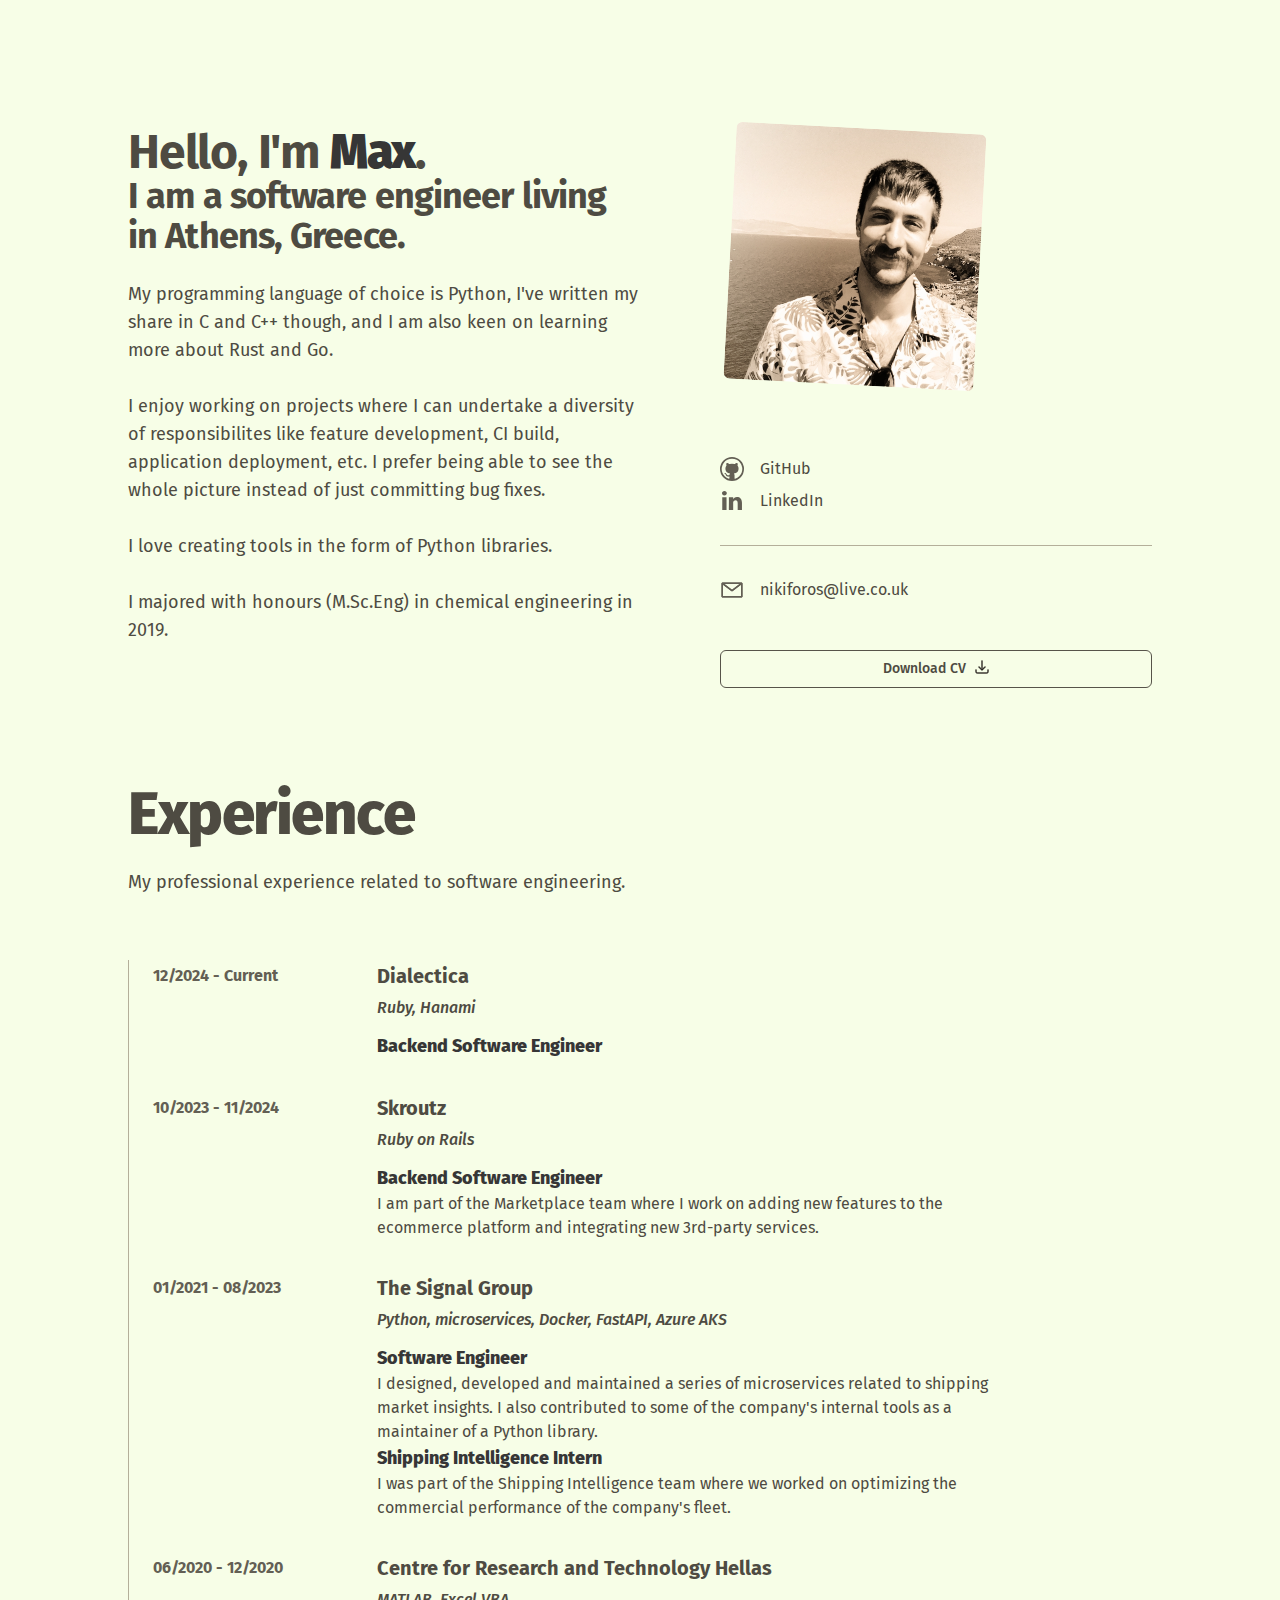
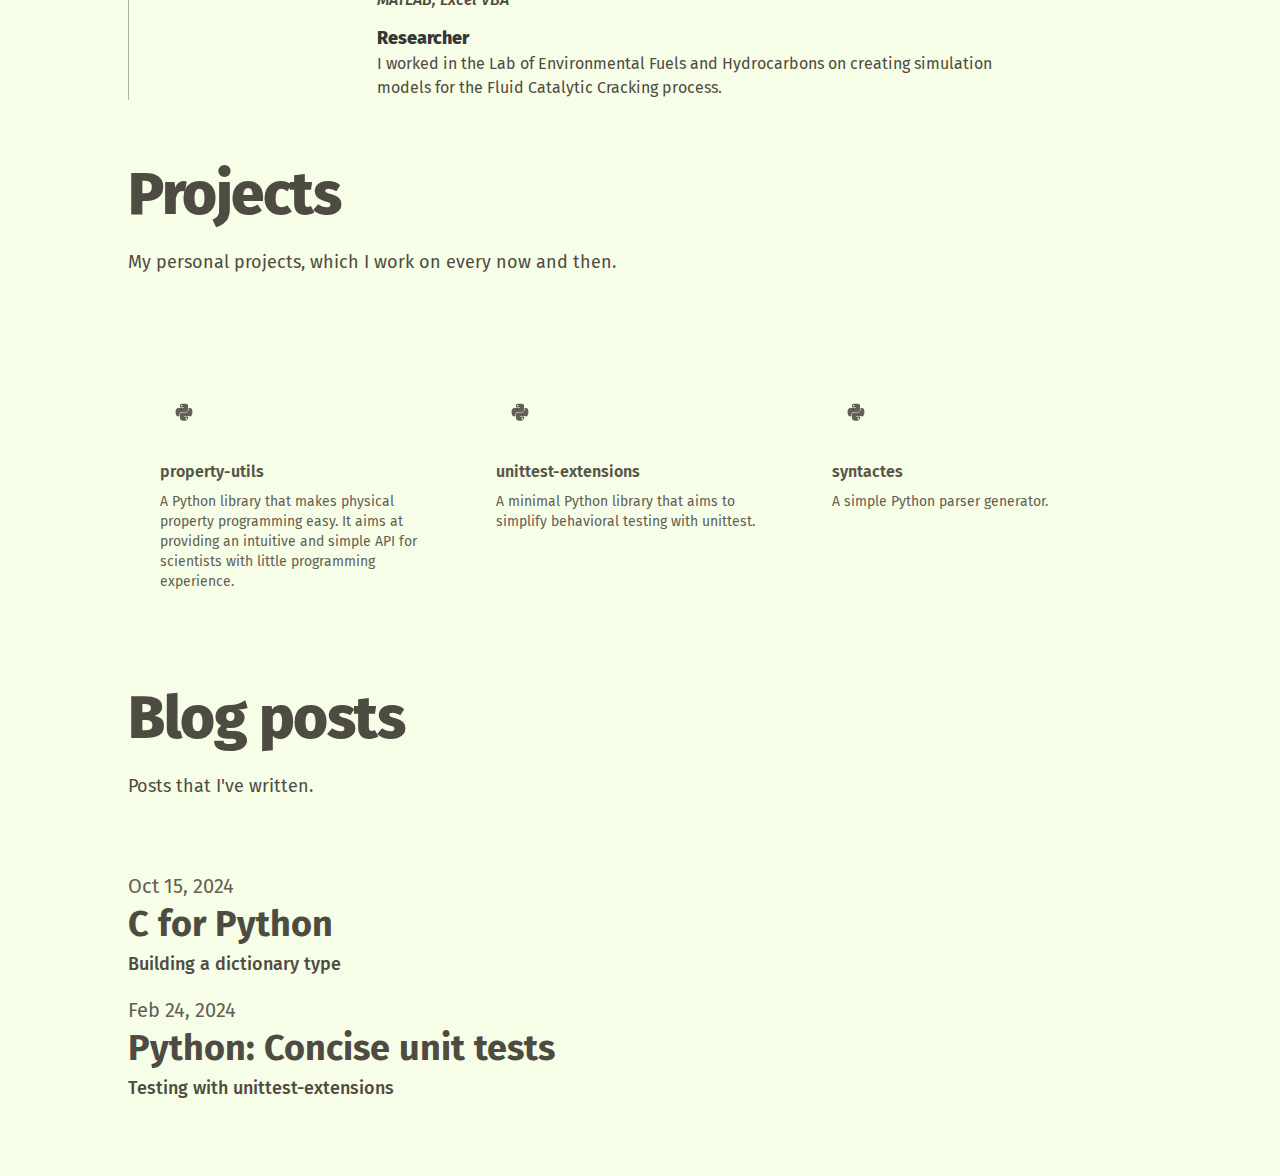
<file: index.html>
<!doctype html>
<html lang="en">
    <head>
        
        <meta charset="utf-8" />
        <meta name="viewport" content="width=device-width, initial-scale=1.0" />
        <meta name="generator" content="Pelican" />
        <meta name="description" content="Maximos Nikiforakis" />
        <title> Maximos Nikiforakis </title>
        <link rel="preconnect" href="https://fonts.googleapis.com">
        <link rel="preconnect" href="https://fonts.gstatic.com" crossorigin>
        <link href="https://fonts.googleapis.com/css2?family=Fira+Sans:wght@400;800&display=swap" rel="stylesheet">
        <link rel="stylesheet" type="text/css" href="/assets/output.css" />
        <link
            rel="shortcut icon"
            href="/assets/favicon.svg"
            type="image/x-icon"
        />
        
    </head>

    <body class="bg-lime">
        
<main>
    <div class="sm:px-8 mt-16 sm:mt-32">
        <div class="mx-auto max-w-7xl lg:px-8">
            <div class="relative px-4 sm:px-8 lg:px-12">
                <div class="mx-auto max-w-2xl lg:max-w-5xl">
                    <div
                    class="grid grid-cols-1 gap-y-16 lg:grid-cols-2 lg:grid-rows-[auto_1fr] lg:gap-y-12">
                        <div class="lg:pl-20">
                            <div class="px-2.5 lg:max-w-none">
                                <div
                                    class="relative flex justify-center lg:justify-start"
                                >
                                    <img
                                        alt=""
                                        class="rotate-3 rounded-md"
                                        loading="lazy"
                                        src="assets/profile_pic.jpg"
                                        style="color: transparent"
                                        width="250"
                                    />
                                </div>
                            </div>
                        </div>
                        <div class="lg:order-first lg:row-span-2">
                            <h1
                                class="text-4xl font-bold tracking-tight text-olive-drab sm:text-5xl">
                                Hello, I'm
                                <span class="font-black text-jet">Max</span>.
                            </h1>
                            <h2
                                class="text-3xl font-bold tracking-tight text-olive-drab sm:text-4xl">
                                I am a software engineer living in Athens, Greece.
                            </h2>
                            <div class="mt-6 space-y-7 text-lg text-olive-drab">
                                <p>
                                    My programming language of choice is Python, I've 
                                    written my share in C and C++ though, and I am also
                                    keen on learning more about Rust and Go.
                                </p>
                                <p>
                                    I enjoy working on projects where I can undertake
                                    a diversity of responsibilites like feature development,
                                    CI build, application deployment, etc. I prefer being
                                    able to see the whole picture instead of just committing
                                    bug fixes.
                                </p>
                                <p>
                                    I love creating tools in the form of Python libraries.
                                </p>
                                <p>
                                    I majored with honours (M.Sc.Eng) in
                                    chemical engineering in 2019.
                                </p>
                            </div>
                        </div>

                        <div class="z-20 mt-4 lg:pl-20">
                            <ul role="list">
                                
                                <li class="flex mt-2">
                                    <a
                                        href="https://github.com/Maxcode123"
                                        class="group flex font-medium text-olive-drab transition hover:text-jet"
                                        target="_blank"
                                    >
                                        <svg
                                            viewBox="0 0 24 24"
                                            aria-hidden="true"
                                            class="h-6 w-6 flex-none fill-wenge transition group-hover:fill-jet"
                                        >
                                            <path
                                                d="M12 0a12 12 0 1 0 0 24 12 12 0 0 0 0-24zm3.163 21.783h-.093a.513.513 0 0 1-.382-.14.513.513 0 0 1-.14-.372v-1.406c.006-.467.01-.94.01-1.416a3.693 3.693 0 0 0-.151-1.028 1.832 1.832 0 0 0-.542-.875 8.014 8.014 0 0 0 2.038-.471 4.051 4.051 0 0 0 1.466-.964c.407-.427.71-.943.885-1.506a6.77 6.77 0 0 0 .3-2.13 4.138 4.138 0 0 0-.26-1.476 3.892 3.892 0 0 0-.795-1.284 2.81 2.81 0 0 0 .162-.582c.033-.2.05-.402.05-.604 0-.26-.03-.52-.09-.773a5.309 5.309 0 0 0-.221-.763.293.293 0 0 0-.111-.02h-.11c-.23.002-.456.04-.674.111a5.34 5.34 0 0 0-.703.26 6.503 6.503 0 0 0-.661.343c-.215.127-.405.249-.573.362a9.578 9.578 0 0 0-5.143 0 13.507 13.507 0 0 0-.572-.362 6.022 6.022 0 0 0-.672-.342 4.516 4.516 0 0 0-.705-.261 2.203 2.203 0 0 0-.662-.111h-.11a.29.29 0 0 0-.11.02 5.844 5.844 0 0 0-.23.763c-.054.254-.08.513-.081.773 0 .202.017.404.051.604.033.199.086.394.16.582A3.888 3.888 0 0 0 5.702 10a4.142 4.142 0 0 0-.263 1.476 6.871 6.871 0 0 0 .292 2.12c.181.563.483 1.08.884 1.516.415.422.915.75 1.466.964.653.25 1.337.41 2.033.476a1.828 1.828 0 0 0-.452.633 2.99 2.99 0 0 0-.2.744 2.754 2.754 0 0 1-1.175.27 1.788 1.788 0 0 1-1.065-.3 2.904 2.904 0 0 1-.752-.824 3.1 3.1 0 0 0-.292-.382 2.693 2.693 0 0 0-.372-.343 1.841 1.841 0 0 0-.432-.24 1.2 1.2 0 0 0-.481-.101c-.04.001-.08.005-.12.01a.649.649 0 0 0-.162.02.408.408 0 0 0-.13.06.116.116 0 0 0-.06.1.33.33 0 0 0 .14.242c.093.074.17.131.232.171l.03.021c.133.103.261.214.382.333.112.098.213.209.3.33.09.119.168.246.231.381.073.134.15.288.231.463.188.474.522.875.954 1.145.453.243.961.364 1.476.351.174 0 .349-.01.522-.03.172-.028.343-.057.515-.091v1.743a.5.5 0 0 1-.533.521h-.062a10.286 10.286 0 1 1 6.324 0v.005z"
                                                clip-rule="evenodd"
                                                fill-rule="evenodd"
                                            ></path>
                                        </svg>
                                        <span class="ml-4 font-normal"
                                            >GitHub</span
                                        >
                                    </a>
                                </li>
                                
                                <li class="flex mt-2">
                                    <a
                                        href="https://www.linkedin.com/in/maximos-nikiforakis/"
                                        class="group flex font-medium text-olive-drab transition hover:text-jet"
                                        target="_blank"
                                    >
                                        <svg
                                            viewBox="-2 -2 24 24"
                                            aria-hidden="true"
                                            class="h-6 w-6 flex-none fill-wenge transition group-hover:fill-jet"
                                        >
                                            <path
                                                d="M19.959 11.719v7.379h-4.278v-6.885c0-1.73-.619-2.91-2.167-2.91-1.182 0-1.886.796-2.195 1.565-.113.275-.142.658-.142 1.043v7.187h-4.28s.058-11.66 0-12.869h4.28v1.824l-.028.042h.028v-.042c.568-.875 1.583-2.126 3.856-2.126 2.815 0 4.926 1.84 4.926 5.792zM2.421.026C.958.026 0 .986 0 2.249c0 1.235.93 2.224 2.365 2.224h.028c1.493 0 2.42-.989 2.42-2.224C4.787.986 3.887.026 2.422.026zM.254 19.098h4.278V6.229H.254v12.869z"
                                                clip-rule="evenodd"
                                                fill-rule="evenodd"
                                            ></path>
                                        </svg>
                                        <span class="ml-4 font-normal"
                                            >LinkedIn</span
                                        >
                                    </a>
                                </li>
                                
                                <div
                                    class="mt-8 border-t border-laurel-green pt-8"
                                ></div>
                                <li class="flex">
                                    <a
                                        class="group flex font-medium text-olive-drab transition hover:text-jet"
                                        href="mailto:nikiforos@live.co.uk"
                                    >
                                        <svg
                                            viewBox="0 0 16 16"
                                            aria-hidden="true"
                                            class="h-6 w-6 flex-none fill-wenge transition group-hover:fill-jet"
                                        >
                                            <path
                                                d="M1 3.5l.5-.5h13l.5.5v9l-.5.5h-13l-.5-.5v-9zm1 1.035V12h12V4.536L8.31 8.9H7.7L2 4.535zM13.03 4H2.97L8 7.869 13.03 4z"
                                                clip-rule="evenodd"
                                                fill-rule="evenodd"
                                            ></path>
                                            <path
                                                d="M1 3.5l.5-.5h13l.5.5v9l-.5.5h-13l-.5-.5v-9zm1 1.035V12h12V4.536L8.31 8.9H7.7L2 4.535zM13.03 4H2.97L8 7.869 13.03 4z"
                                                clip-rule="evenodd"
                                                fill-rule="evenodd"
                                            ></path>
                                        </svg>
                                        <span class="ml-4 font-normal"
                                            >nikiforos@live.co.uk</span
                                        ></a
                                    >
                                </li>
                            </ul>
                            <div class="mt-6 flex">
                                <a
                                    class="inline-flex items-center gap-2 justify-center rounded-md py-2 px-3 text-sm outline-offset-2 transition active:transition-none bg-transparent border border-davys-grey font-medium text-olive-drab hover:bg-wenge hover:text-lime active:bg-wenge active:text-lime group mt-6 mx-auto lg:w-full"
                                    href="/assets/CV.pdf"
                                    target="_blank"
                                    >Download CV

                                    <svg
                                        viewBox="0 0 24 24"
                                        aria-hidden="true"
                                        class="fa-solid fa-download h-4 w-4 -translate-y-0.5 stroke-wenge transition group-active:stroke-lime group-hover:stroke-lime group-hover:translate-y-0"
                                    >
                                        <path
                                            d="M12 2.25a.75.75 0 0 1 .75.75v11.69l3.22-3.22a.75.75 0 1 1 1.06 1.06l-4.5 4.5a.75.75 0 0 1-1.06 0l-4.5-4.5a.75.75 0 1 1 1.06-1.06l3.22 3.22V3a.75.75 0 0 1 .75-.75Zm-9 13.5a.75.75 0 0 1 .75.75v2.25a1.5 1.5 0 0 0 1.5 1.5h13.5a1.5 1.5 0 0 0 1.5-1.5V16.5a.75.75 0 0 1 1.5 0v2.25a3 3 0 0 1-3 3H5.25a3 3 0 0 1-3-3V16.5a.75.75 0 0 1 .75-.75Z"
                                            clip-rule="evenodd"
                                            fill-rule="evenodd"
                                        ></path>
                                    </svg>
                                </a>
                            </div>
                        </div>
                    </div>
                </div>
            </div>
        </div>
    </div>
</main>

<div class="relative bg-lime overflow-hidden">
    <div class="max-w-7xl mx-auto relative px-4 py-8 sm:px-6 sm:pt-20 lg:pt-16 lg:px-32">
        <div class="mt-8 md:max-w-4xl">
    <h1
        class="text-4xl text-olive-drab font-extrabold tracking-tight sm:text-5xl lg:text-6xl"
    >
        Experience
    </h1>
    <p class="mt-6 text-lg text-olive-drab">
        My professional experience related to software engineering.
    </p>
    <div class="py-8">
        <div class="md:border-l md:border-laurel-green md:pl-6">
            
            <div class="mt-8 md:flex">
                <div
                    class="w-48 font-bold text-wenge leading-8 tracking-normal"
                >
                    <span>12/2024 - </span>
                    
                    <span>Current</span>
                    
                </div>
                <div class="md:max-w-lg lg:max-w-2xl md:pl-8">
                    <h3 class="text-xl text-olive-drab font-bold leading-8">
                        <a
                            href="https://dialecticanet.com/"
                            target="_blank">
                            <span >Dialectica</span>
                        </a>
                    </h3>
                    <h3 class="text-base text-olive-drab font-medium pb-2 leading-8">
                        
                        <i> Ruby, </i>
                        
                        <i> Hanami </i>
                        
                    </h3>
                    
                    <div
                        class="text-normal md:text-lg"
                        v-bind:class="[index != 0  ? 'mt-4' : '']"
                    >
                        <h4 class="font-extrabold text-jet">Backend Software Engineer</h4>
                        <p class="text-olive-drab text-base">
                            
                        </p>
                    </div>
                    
                </div>
            </div>
            
            <div class="mt-8 md:flex">
                <div
                    class="w-48 font-bold text-wenge leading-8 tracking-normal"
                >
                    <span>10/2023 - </span>
                    
                    <span v-else>11/2024</span>
                    
                </div>
                <div class="md:max-w-lg lg:max-w-2xl md:pl-8">
                    <h3 class="text-xl text-olive-drab font-bold leading-8">
                        <a
                            href="https://www.skroutz.gr/?lang=en"
                            target="_blank">
                            <span >Skroutz</span>
                        </a>
                    </h3>
                    <h3 class="text-base text-olive-drab font-medium pb-2 leading-8">
                        
                        <i> Ruby on Rails </i>
                        
                    </h3>
                    
                    <div
                        class="text-normal md:text-lg"
                        v-bind:class="[index != 0  ? 'mt-4' : '']"
                    >
                        <h4 class="font-extrabold text-jet">Backend Software Engineer</h4>
                        <p class="text-olive-drab text-base">
                            I am part of the Marketplace team where I work on 
                adding new features to the ecommerce platform and integrating new
                 3rd-party services.
                        </p>
                    </div>
                    
                </div>
            </div>
            
            <div class="mt-8 md:flex">
                <div
                    class="w-48 font-bold text-wenge leading-8 tracking-normal"
                >
                    <span>01/2021 - </span>
                    
                    <span v-else>08/2023</span>
                    
                </div>
                <div class="md:max-w-lg lg:max-w-2xl md:pl-8">
                    <h3 class="text-xl text-olive-drab font-bold leading-8">
                        <a
                            href="https://www.thesignalgroup.com/"
                            target="_blank">
                            <span >The Signal Group</span>
                        </a>
                    </h3>
                    <h3 class="text-base text-olive-drab font-medium pb-2 leading-8">
                        
                        <i> Python, </i>
                        
                        <i> microservices, </i>
                        
                        <i> Docker, </i>
                        
                        <i> FastAPI, </i>
                        
                        <i> Azure AKS </i>
                        
                    </h3>
                    
                    <div
                        class="text-normal md:text-lg"
                        v-bind:class="[index != 0  ? 'mt-4' : '']"
                    >
                        <h4 class="font-extrabold text-jet">Software Engineer</h4>
                        <p class="text-olive-drab text-base">
                            I designed, developed and maintained a series of 
                microservices related to shipping market insights. I also contributed to
                some of the company's internal tools as a maintainer of a Python library.
                        </p>
                    </div>
                    
                    <div
                        class="text-normal md:text-lg"
                        v-bind:class="[index != 0  ? 'mt-4' : '']"
                    >
                        <h4 class="font-extrabold text-jet">Shipping Intelligence Intern</h4>
                        <p class="text-olive-drab text-base">
                            I was part of the Shipping Intelligence team where we
                worked on optimizing the commercial performance of the company's fleet.
                        </p>
                    </div>
                    
                </div>
            </div>
            
            <div class="mt-8 md:flex">
                <div
                    class="w-48 font-bold text-wenge leading-8 tracking-normal"
                >
                    <span>06/2020 - </span>
                    
                    <span v-else>12/2020</span>
                    
                </div>
                <div class="md:max-w-lg lg:max-w-2xl md:pl-8">
                    <h3 class="text-xl text-olive-drab font-bold leading-8">
                        <a
                            href="https://www.certh.gr/root.en.aspx"
                            target="_blank">
                            <span >Centre for Research and Technology Hellas</span>
                        </a>
                    </h3>
                    <h3 class="text-base text-olive-drab font-medium pb-2 leading-8">
                        
                        <i> MATLAB, </i>
                        
                        <i> Excel VBA </i>
                        
                    </h3>
                    
                    <div
                        class="text-normal md:text-lg"
                        v-bind:class="[index != 0  ? 'mt-4' : '']"
                    >
                        <h4 class="font-extrabold text-jet">Researcher</h4>
                        <p class="text-olive-drab text-base">
                            I worked in the Lab of Environmental Fuels and 
                Hydrocarbons on creating simulation models for the Fluid Catalytic 
                Cracking process.
                        </p>
                    </div>
                    
                </div>
            </div>
            
        </div>
    </div>
</div>
        <div class="mt-8">
    <div class="md:max-w-3xl">
        <h1
            class="text-4xl text-olive-drab font-extrabold tracking-tight sm:text-5xl lg:text-6xl"
        >
            Projects
        </h1>
        <p class="mt-6 text-lg text-olive-drab">
            My personal projects, which I work on every now and then.
        </p>
    </div>
    <div class="mt-16 sm:mt-20 p-8">
        <ul
            class="grid grid-cols-1 gap-x-12 gap-y-16 sm:grid-cols-2 lg:grid-cols-3"
            role="list"
        >
            

            <li class="group relative flex flex-col items-start">
                <div
                    class="relative z-10 flex h-12 w-12 items-center justify-center">
                    <svg
                        viewBox="0 0 32 32"
                        aria-hidden="true"
                        class="h-6 w-6 flex-none fill-wenge transition group-hover:fill-jet">
                        <path
                            d="M13.275 15.88h5.417c1.508 0 2.712-1.241 2.712-2.756v-5.164c0-1.47-1.24-2.574-2.712-2.819-0.932-0.155-1.898-0.226-2.825-0.221s-1.813 0.083-2.592 0.221c-2.295 0.405-2.712 1.254-2.712 2.819v2.067h5.423v0.689h-7.459c-1.576 0-2.956 0.947-3.388 2.75-0.498 2.066-0.52 3.355 0 5.512 0.385 1.606 1.306 2.75 2.882 2.75h1.865v-2.478c0-1.79 1.549-3.369 3.388-3.369zM12.933 8.649c-0.562 0-1.018-0.461-1.018-1.030 0-0.572 0.455-1.037 1.018-1.037 0.56 0 1.018 0.465 1.018 1.037 0 0.57-0.457 1.030-1.018 1.030zM26.826 13.465c-0.389-1.569-1.133-2.75-2.712-2.75h-2.035v2.408c0 1.867-1.583 3.439-3.388 3.439h-5.417c-1.484 0-2.712 1.27-2.712 2.756v5.164c0 1.47 1.278 2.334 2.712 2.756 1.717 0.505 3.363 0.596 5.417 0 1.365-0.395 2.712-1.191 2.712-2.756v-2.067h-5.417v-0.689h8.129c1.576 0 2.163-1.099 2.712-2.75 0.566-1.699 0.542-3.332 0-5.512zM19.033 23.794c0.562 0 1.018 0.461 1.018 1.030 0 0.572-0.456 1.037-1.018 1.037-0.56 0-1.018-0.465-1.018-1.037 0-0.57 0.457-1.030 1.018-1.030z"
                            clip-rule="evenodd"
                            fill-rule="evenodd">
                        </path>
                    </svg>
                </div>
                <h2 class="mt-6 text-base font-semibold text-davys-grey">
                    <div
                        class="absolute -inset-y-6 -inset-x-4 z-0 scale-95 bg-dark-vanilla opacity-0 transition group-hover:scale-100 group-hover:opacity-100 sm:-inset-x-6 sm:rounded-2xl"
                    ></div>
                    <a href="https://maxcode123.github.io/property-utils/" target="_blank">
                        <span
                            class="absolute -inset-y-6 -inset-x-4 z-20 sm:-inset-x-6 sm:rounded-2xl">
                        </span>
                        <span class="relative z-10">property-utils</span>
                    </a>
                </h2>
                <p class="relative z-10 mt-2 text-sm text-wenge">
                    A Python library that makes physical 
        property programming easy. It aims at providing an intuitive and simple API
        for scientists with little programming experience.
                </p>
            </li>

            

            <li class="group relative flex flex-col items-start">
                <div
                    class="relative z-10 flex h-12 w-12 items-center justify-center">
                    <svg
                        viewBox="0 0 32 32"
                        aria-hidden="true"
                        class="h-6 w-6 flex-none fill-wenge transition group-hover:fill-jet">
                        <path
                            d="M13.275 15.88h5.417c1.508 0 2.712-1.241 2.712-2.756v-5.164c0-1.47-1.24-2.574-2.712-2.819-0.932-0.155-1.898-0.226-2.825-0.221s-1.813 0.083-2.592 0.221c-2.295 0.405-2.712 1.254-2.712 2.819v2.067h5.423v0.689h-7.459c-1.576 0-2.956 0.947-3.388 2.75-0.498 2.066-0.52 3.355 0 5.512 0.385 1.606 1.306 2.75 2.882 2.75h1.865v-2.478c0-1.79 1.549-3.369 3.388-3.369zM12.933 8.649c-0.562 0-1.018-0.461-1.018-1.030 0-0.572 0.455-1.037 1.018-1.037 0.56 0 1.018 0.465 1.018 1.037 0 0.57-0.457 1.030-1.018 1.030zM26.826 13.465c-0.389-1.569-1.133-2.75-2.712-2.75h-2.035v2.408c0 1.867-1.583 3.439-3.388 3.439h-5.417c-1.484 0-2.712 1.27-2.712 2.756v5.164c0 1.47 1.278 2.334 2.712 2.756 1.717 0.505 3.363 0.596 5.417 0 1.365-0.395 2.712-1.191 2.712-2.756v-2.067h-5.417v-0.689h8.129c1.576 0 2.163-1.099 2.712-2.75 0.566-1.699 0.542-3.332 0-5.512zM19.033 23.794c0.562 0 1.018 0.461 1.018 1.030 0 0.572-0.456 1.037-1.018 1.037-0.56 0-1.018-0.465-1.018-1.037 0-0.57 0.457-1.030 1.018-1.030z"
                            clip-rule="evenodd"
                            fill-rule="evenodd">
                        </path>
                    </svg>
                </div>
                <h2 class="mt-6 text-base font-semibold text-davys-grey">
                    <div
                        class="absolute -inset-y-6 -inset-x-4 z-0 scale-95 bg-dark-vanilla opacity-0 transition group-hover:scale-100 group-hover:opacity-100 sm:-inset-x-6 sm:rounded-2xl"
                    ></div>
                    <a href="https://github.com/Maxcode123/unittest-extensions" target="_blank">
                        <span
                            class="absolute -inset-y-6 -inset-x-4 z-20 sm:-inset-x-6 sm:rounded-2xl">
                        </span>
                        <span class="relative z-10">unittest-extensions</span>
                    </a>
                </h2>
                <p class="relative z-10 mt-2 text-sm text-wenge">
                    A minimal Python library that aims to simplify behavioral 
        testing with unittest.
                </p>
            </li>

            

            <li class="group relative flex flex-col items-start">
                <div
                    class="relative z-10 flex h-12 w-12 items-center justify-center">
                    <svg
                        viewBox="0 0 32 32"
                        aria-hidden="true"
                        class="h-6 w-6 flex-none fill-wenge transition group-hover:fill-jet">
                        <path
                            d="M13.275 15.88h5.417c1.508 0 2.712-1.241 2.712-2.756v-5.164c0-1.47-1.24-2.574-2.712-2.819-0.932-0.155-1.898-0.226-2.825-0.221s-1.813 0.083-2.592 0.221c-2.295 0.405-2.712 1.254-2.712 2.819v2.067h5.423v0.689h-7.459c-1.576 0-2.956 0.947-3.388 2.75-0.498 2.066-0.52 3.355 0 5.512 0.385 1.606 1.306 2.75 2.882 2.75h1.865v-2.478c0-1.79 1.549-3.369 3.388-3.369zM12.933 8.649c-0.562 0-1.018-0.461-1.018-1.030 0-0.572 0.455-1.037 1.018-1.037 0.56 0 1.018 0.465 1.018 1.037 0 0.57-0.457 1.030-1.018 1.030zM26.826 13.465c-0.389-1.569-1.133-2.75-2.712-2.75h-2.035v2.408c0 1.867-1.583 3.439-3.388 3.439h-5.417c-1.484 0-2.712 1.27-2.712 2.756v5.164c0 1.47 1.278 2.334 2.712 2.756 1.717 0.505 3.363 0.596 5.417 0 1.365-0.395 2.712-1.191 2.712-2.756v-2.067h-5.417v-0.689h8.129c1.576 0 2.163-1.099 2.712-2.75 0.566-1.699 0.542-3.332 0-5.512zM19.033 23.794c0.562 0 1.018 0.461 1.018 1.030 0 0.572-0.456 1.037-1.018 1.037-0.56 0-1.018-0.465-1.018-1.037 0-0.57 0.457-1.030 1.018-1.030z"
                            clip-rule="evenodd"
                            fill-rule="evenodd">
                        </path>
                    </svg>
                </div>
                <h2 class="mt-6 text-base font-semibold text-davys-grey">
                    <div
                        class="absolute -inset-y-6 -inset-x-4 z-0 scale-95 bg-dark-vanilla opacity-0 transition group-hover:scale-100 group-hover:opacity-100 sm:-inset-x-6 sm:rounded-2xl"
                    ></div>
                    <a href="https://github.com/Maxcode123/syntactes" target="_blank">
                        <span
                            class="absolute -inset-y-6 -inset-x-4 z-20 sm:-inset-x-6 sm:rounded-2xl">
                        </span>
                        <span class="relative z-10">syntactes</span>
                    </a>
                </h2>
                <p class="relative z-10 mt-2 text-sm text-wenge">
                    A simple Python parser generator.
                </p>
            </li>

            
        </ul>
    </div>
</div>
        <div class="mt-8">
    <div class="py-8">
        <h1 class="text-4xl text-olive-drab font-extrabold tracking-tight sm:text-5xl lg:text-6xl">
            Blog posts
        </h1>
        <p class="mt-6 text-lg text-olive-drab">
            Posts that I've written.
        </p>
    </div>
    <div class="py-8">
        
        <div class="md:flex">
            <div class="md:max-w-lg lg:max-w-2xl">
                <div class="py-2">
                    <h4 class="text-xl text-wenge">Oct 15, 2024 </h4>
                </div>
                <a href="https://medium.com/@nikiforos_59437/c-for-python-building-a-dictionary-type-e09146ef052f" target="_blank">
                    <h3 class="pb-2 text-4xl text-olive-drab font-bold leading-8">
                        C for Python
                    </h3>
                    <h3 class="text-lg text-olive-drab font-medium pb-2 leading-8">
                        Building a dictionary type
                    </h3>
                </a>
            </div>
        </div>
        
        <div class="md:flex">
            <div class="md:max-w-lg lg:max-w-2xl">
                <div class="py-2">
                    <h4 class="text-xl text-wenge">Feb 24, 2024 </h4>
                </div>
                <a href="https://medium.com/@nikiforos_59437/python-concise-unit-tests-fe4b5c0ebebd" target="_blank">
                    <h3 class="pb-2 text-4xl text-olive-drab font-bold leading-8">
                        Python: Concise unit tests
                    </h3>
                    <h3 class="text-lg text-olive-drab font-medium pb-2 leading-8">
                        Testing with unittest-extensions
                    </h3>
                </a>
            </div>
        </div>
        
    </div>
</div>
    </div>
</div>


    </body>
</html>
</file>
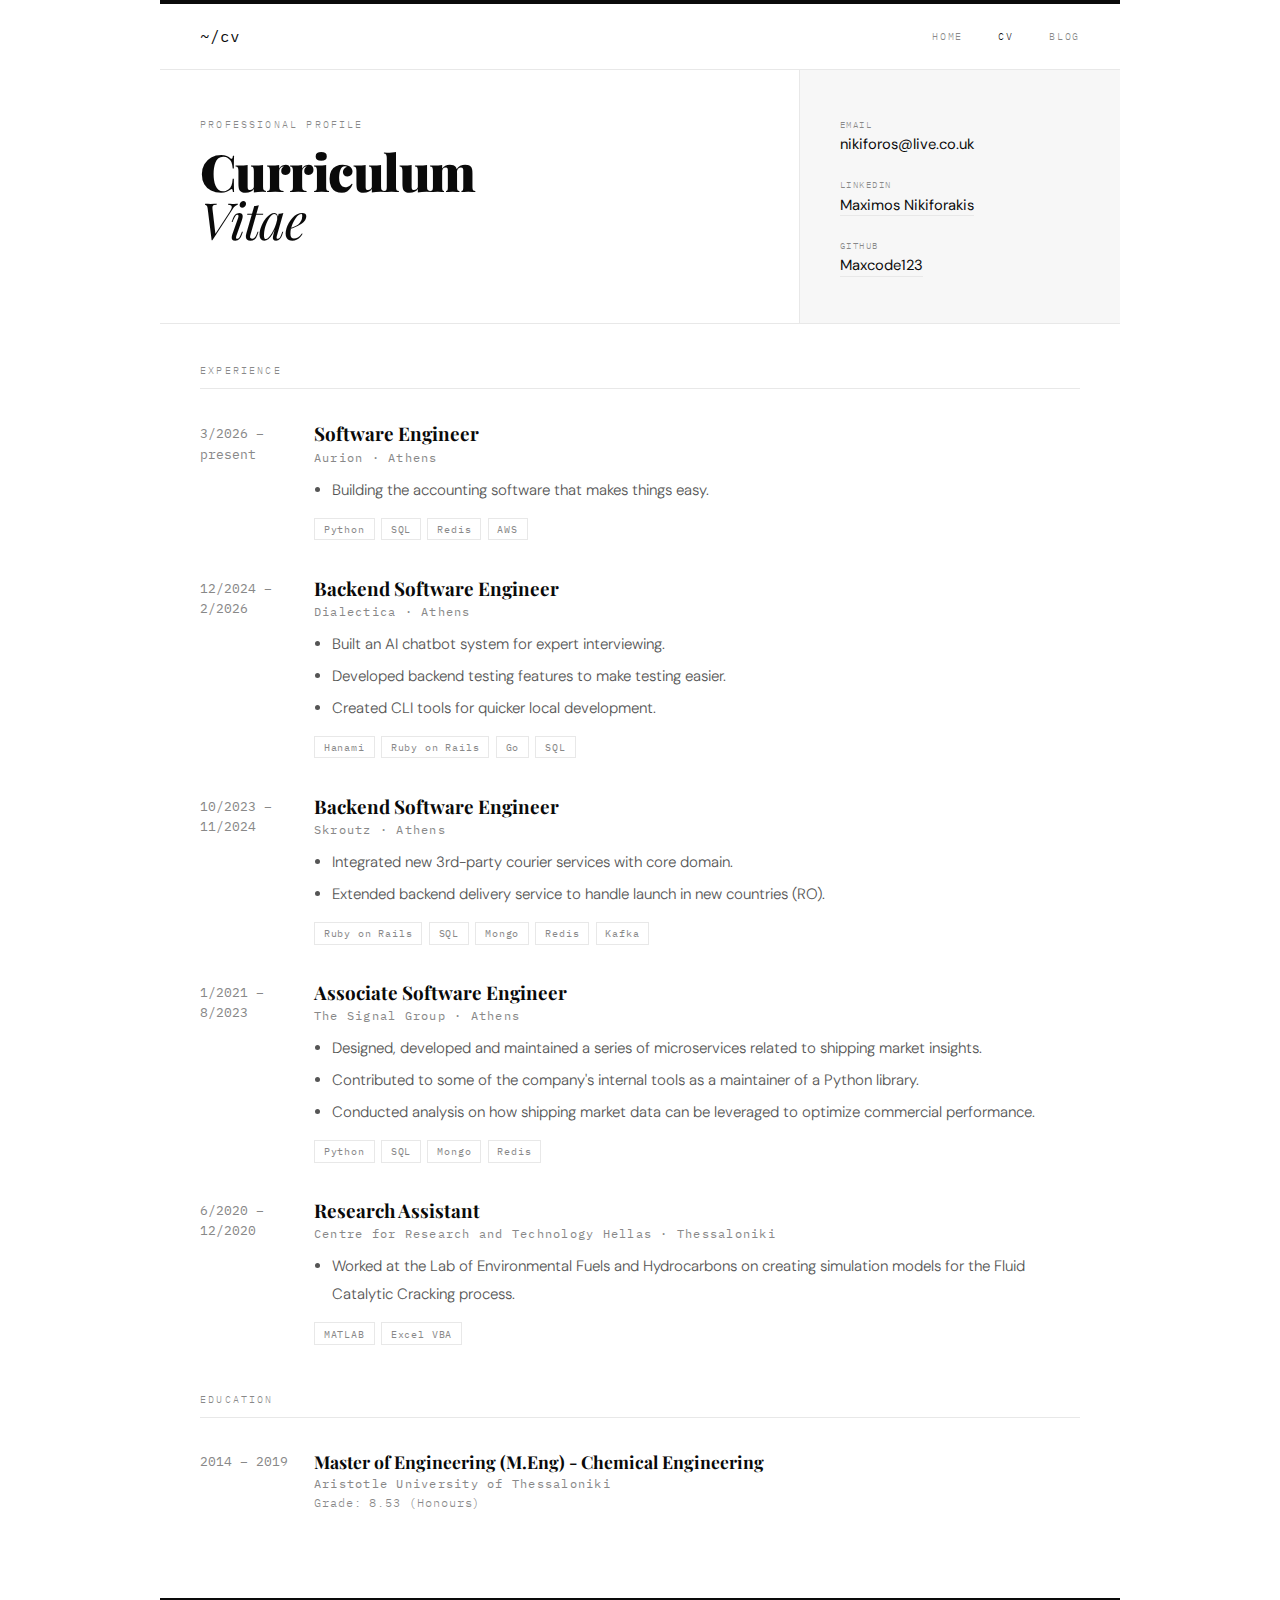
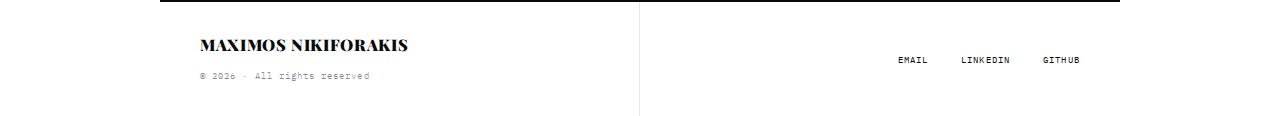
<file: cv.html>
<!DOCTYPE html>
<html lang="en">
<head>
  <meta charset="UTF-8" />
  <meta name="viewport" content="width=device-width, initial-scale=1.0" />
  <title>CV — Maximos Nikiforakis</title>
  <meta name="description" content="CV of Maximos Nikiforakis." />
  <link rel="preconnect" href="https://fonts.googleapis.com" />
  <link rel="preconnect" href="https://fonts.gstatic.com" crossorigin />
  <link href="https://fonts.googleapis.com/css2?family=Playfair+Display:ital,wght@0,400;0,700;0,900;1,400;1,700&family=IBM+Plex+Mono:wght@300;400&family=DM+Sans:ital,wght@0,300;0,400;0,500;1,300&display=swap" rel="stylesheet" />
  <link rel="stylesheet" href="style.css" />
</head>
<body>
  <div class="site">
    <div class="top-rule"></div>

    <nav>
      <a class="nav-logo nav-logo--mono" href="index.html">~/cv</a>
      <div class="nav-links">
        <a href="index.html">Home</a>
        <a class="active" href="cv.html">CV</a>
        <a href="blog.html">Blog</a>
      </div>
    </nav>

    <div class="cv-banner">
      <div class="cv-banner-left">
        <p class="cv-eyebrow">Professional Profile</p>
        <h1 class="cv-title">Curriculum<br><em>Vitae</em></h1>
      </div>
      <div class="cv-banner-right">
        <div>
          <span class="cv-contact-key">Email</span>
          <span class="cv-contact-val">nikiforos@live.co.uk</span>
        </div>
        <div>
          <span class="cv-contact-key">LinkedIn</span>
          <span class="cv-contact-val"><a href="https://www.linkedin.com/in/maximos-nikiforakis/" target="_blank" rel="noopener">Maximos Nikiforakis</a></span>
        </div>
        <div>
          <span class="cv-contact-key">GitHub</span>
          <span class="cv-contact-val"><a href="https://github.com/Maxcode123" target="_blank" rel="noopener">Maxcode123</a></span>
        </div>
      </div>
    </div>

    <div class="cv-body">
      <main class="cv-main-col">
        <div class="cv-section">
          <p class="cv-section-title">Experience</p>

          <div class="cv-role">
            <span class="role-date">3/2026 –<br>present</span>
            <div>
              <p class="role-title">Software Engineer</p>
              <p class="role-co">Aurion · Athens</p>
              <ul class="role-desc">
                <li>Building the accounting software that makes things easy.</li>
              </ul>
              <div class="role-skills">
                <span class="role-skill-tag">Python</span>
                <span class="role-skill-tag">SQL</span>
                <span class="role-skill-tag">Redis</span>
                <span class="role-skill-tag">AWS</span>
              </div>
            </div>
          </div>

          <div class="cv-role">
            <span class="role-date">12/2024 –<br>2/2026</span>
            <div>
              <p class="role-title">Backend Software Engineer</p>
              <p class="role-co">Dialectica · Athens</p>
              <ul class="role-desc">
                <li>Built an AI chatbot system for expert interviewing.</li>
                <li>Developed backend testing features to make testing easier.</li>
                <li>Created CLI tools for quicker local development.</li>
              </ul>
              <div class="role-skills">
                <span class="role-skill-tag">Hanami</span>
                <span class="role-skill-tag">Ruby on Rails</span>
                <span class="role-skill-tag">Go</span>
                <span class="role-skill-tag">SQL</span>
              </div>
            </div>
          </div>

          <div class="cv-role">
            <span class="role-date">10/2023 –<br>11/2024</span>
            <div>
              <p class="role-title">Backend Software Engineer</p>
              <p class="role-co">Skroutz · Athens</p>
              <ul class="role-desc">
                <li>Integrated new 3rd-party courier services with core domain.</li>
                <li>Extended backend delivery service to handle launch in new countries (RO).</li>
              </ul>
              <div class="role-skills">
                <span class="role-skill-tag">Ruby on Rails</span>
                <span class="role-skill-tag">SQL</span>
                <span class="role-skill-tag">Mongo</span>
                <span class="role-skill-tag">Redis</span>
                <span class="role-skill-tag">Kafka</span>
              </div>
            </div>
          </div>

          <div class="cv-role">
            <span class="role-date">1/2021 –<br>8/2023</span>
            <div>
              <p class="role-title">Associate Software Engineer</p>
              <p class="role-co">The Signal Group · Athens</p>
              <ul class="role-desc">
                <li>Designed, developed and maintained a series of microservices related to shipping market insights.</li>
                <li>Contributed to some of the company's internal tools as a maintainer of a Python library.</li>
                <li>Conducted analysis on how shipping market data can be leveraged to optimize commercial performance.</li>
              </ul>
              <div class="role-skills">
                <span class="role-skill-tag">Python</span>
                <span class="role-skill-tag">SQL</span>
                <span class="role-skill-tag">Mongo</span>
                <span class="role-skill-tag">Redis</span>
              </div>
            </div>
          </div>

          <div class="cv-role">
            <span class="role-date">6/2020 –<br>12/2020</span>
            <div>
              <p class="role-title">Research Assistant</p>
              <p class="role-co">Centre for Research and Technology Hellas · Thessaloniki</p>
              <ul class="role-desc">
                <li>Worked at the Lab of Environmental Fuels and Hydrocarbons on creating simulation models for the Fluid Catalytic Cracking process. </li>
              </ul>
              <div class="role-skills">
                <span class="role-skill-tag">MATLAB</span>
                <span class="role-skill-tag">Excel VBA</span>
              </div>
            </div>
          </div>
        </div>

        <div class="cv-section">
          <p class="cv-section-title">Education</p>
          <div class="cv-edu-row">
            <span class="edu-year">2014 – 2019</span>
            <div>
              <p class="edu-degree">Master of Engineering (M.Eng) - Chemical Engineering</p>
              <p class="edu-school">Aristotle University of Thessaloniki</p>
              <p class="edu-grade">Grade: 8.53 (Honours)</p>
            </div>
          </div>
        </div>
      </main>
    </div>

    <footer>
      <div class="footer-left">
        <span class="footer-logo">Maximos Nikiforakis</span>
        <span class="footer-copy">© 2026 · All rights reserved</span>
      </div>
      <div class="footer-right">
        <a class="footer-link" href="mailto:nikiforos@live.co.uk">Email</a>
        <a class="footer-link" href="https://www.linkedin.com/in/maximos-nikiforakis/" target="_blank" rel="noopener">LinkedIn</a>
        <a class="footer-link" href="https://github.com/Maxcode123" target="_blank" rel="noopener">GitHub</a>
      </div>
    </footer>
  </div>
</body>
</html>
</file>
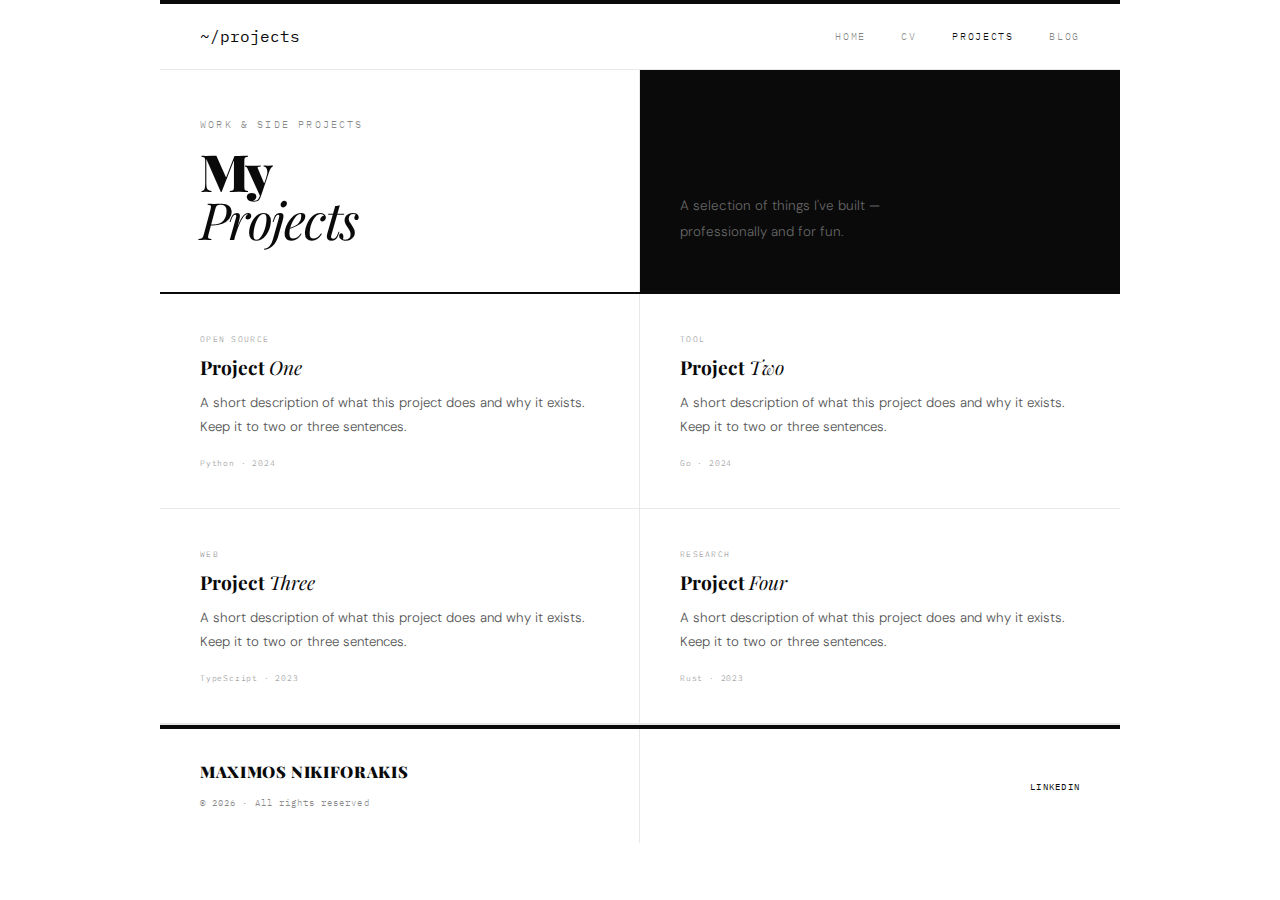
<file: projects.html>
<!DOCTYPE html>
<html lang="en">
<head>
  <meta charset="UTF-8" />
  <meta name="viewport" content="width=device-width, initial-scale=1.0" />
  <title>Projects — Maximos Nikiforakis</title>
  <meta name="description" content="Projects by Maximos Nikiforakis." />
  <link rel="preconnect" href="https://fonts.googleapis.com" />
  <link rel="preconnect" href="https://fonts.gstatic.com" crossorigin />
  <link href="https://fonts.googleapis.com/css2?family=Playfair+Display:ital,wght@0,400;0,700;0,900;1,400;1,700&family=IBM+Plex+Mono:wght@300;400&family=DM+Sans:ital,wght@0,300;0,400;0,500;1,300&display=swap" rel="stylesheet" />
  <link rel="stylesheet" href="style.css" />
</head>
<body>
  <div class="site">
    <div class="top-rule"></div>

    <nav>
      <a class="nav-logo nav-logo--mono" href="index.html">~/projects</a>
      <div class="nav-links">
        <a href="index.html">Home</a>
        <a href="cv.html">CV</a>
        <a class="active" href="projects.html">Projects</a>
        <a href="blog.html">Blog</a>
      </div>
    </nav>

    <div class="projects-banner">
      <div class="projects-banner-left">
        <p class="cv-eyebrow">Work &amp; Side Projects</p>
        <h1 class="projects-title">My<br><em>Projects</em></h1>
      </div>
      <div class="projects-banner-right">
        <p class="projects-banner-desc">A selection of things I've built — professionally and for fun.</p>
      </div>
    </div>

    <div class="projects-grid">
      <a class="project-card" href="#">
        <p class="project-card-tag">Open Source</p>
        <p class="project-card-title">Project <em>One</em></p>
        <p class="project-card-desc">A short description of what this project does and why it exists. Keep it to two or three sentences.</p>
        <p class="project-card-footer">Python · 2024</p>
      </a>
      <a class="project-card" href="#">
        <p class="project-card-tag">Tool</p>
        <p class="project-card-title">Project <em>Two</em></p>
        <p class="project-card-desc">A short description of what this project does and why it exists. Keep it to two or three sentences.</p>
        <p class="project-card-footer">Go · 2024</p>
      </a>
      <a class="project-card" href="#">
        <p class="project-card-tag">Web</p>
        <p class="project-card-title">Project <em>Three</em></p>
        <p class="project-card-desc">A short description of what this project does and why it exists. Keep it to two or three sentences.</p>
        <p class="project-card-footer">TypeScript · 2023</p>
      </a>
      <a class="project-card" href="#">
        <p class="project-card-tag">Research</p>
        <p class="project-card-title">Project <em>Four</em></p>
        <p class="project-card-desc">A short description of what this project does and why it exists. Keep it to two or three sentences.</p>
        <p class="project-card-footer">Rust · 2023</p>
      </a>
    </div>

    <footer>
      <div class="footer-left">
        <span class="footer-logo">Maximos Nikiforakis</span>
        <span class="footer-copy">© 2026 · All rights reserved</span>
      </div>
      <div class="footer-right">
        <a class="footer-link" href="https://www.linkedin.com/in/maximos-nikiforakis/" target="_blank" rel="noopener">LinkedIn</a>
      </div>
    </footer>
  </div>
</body>
</html>
</file>
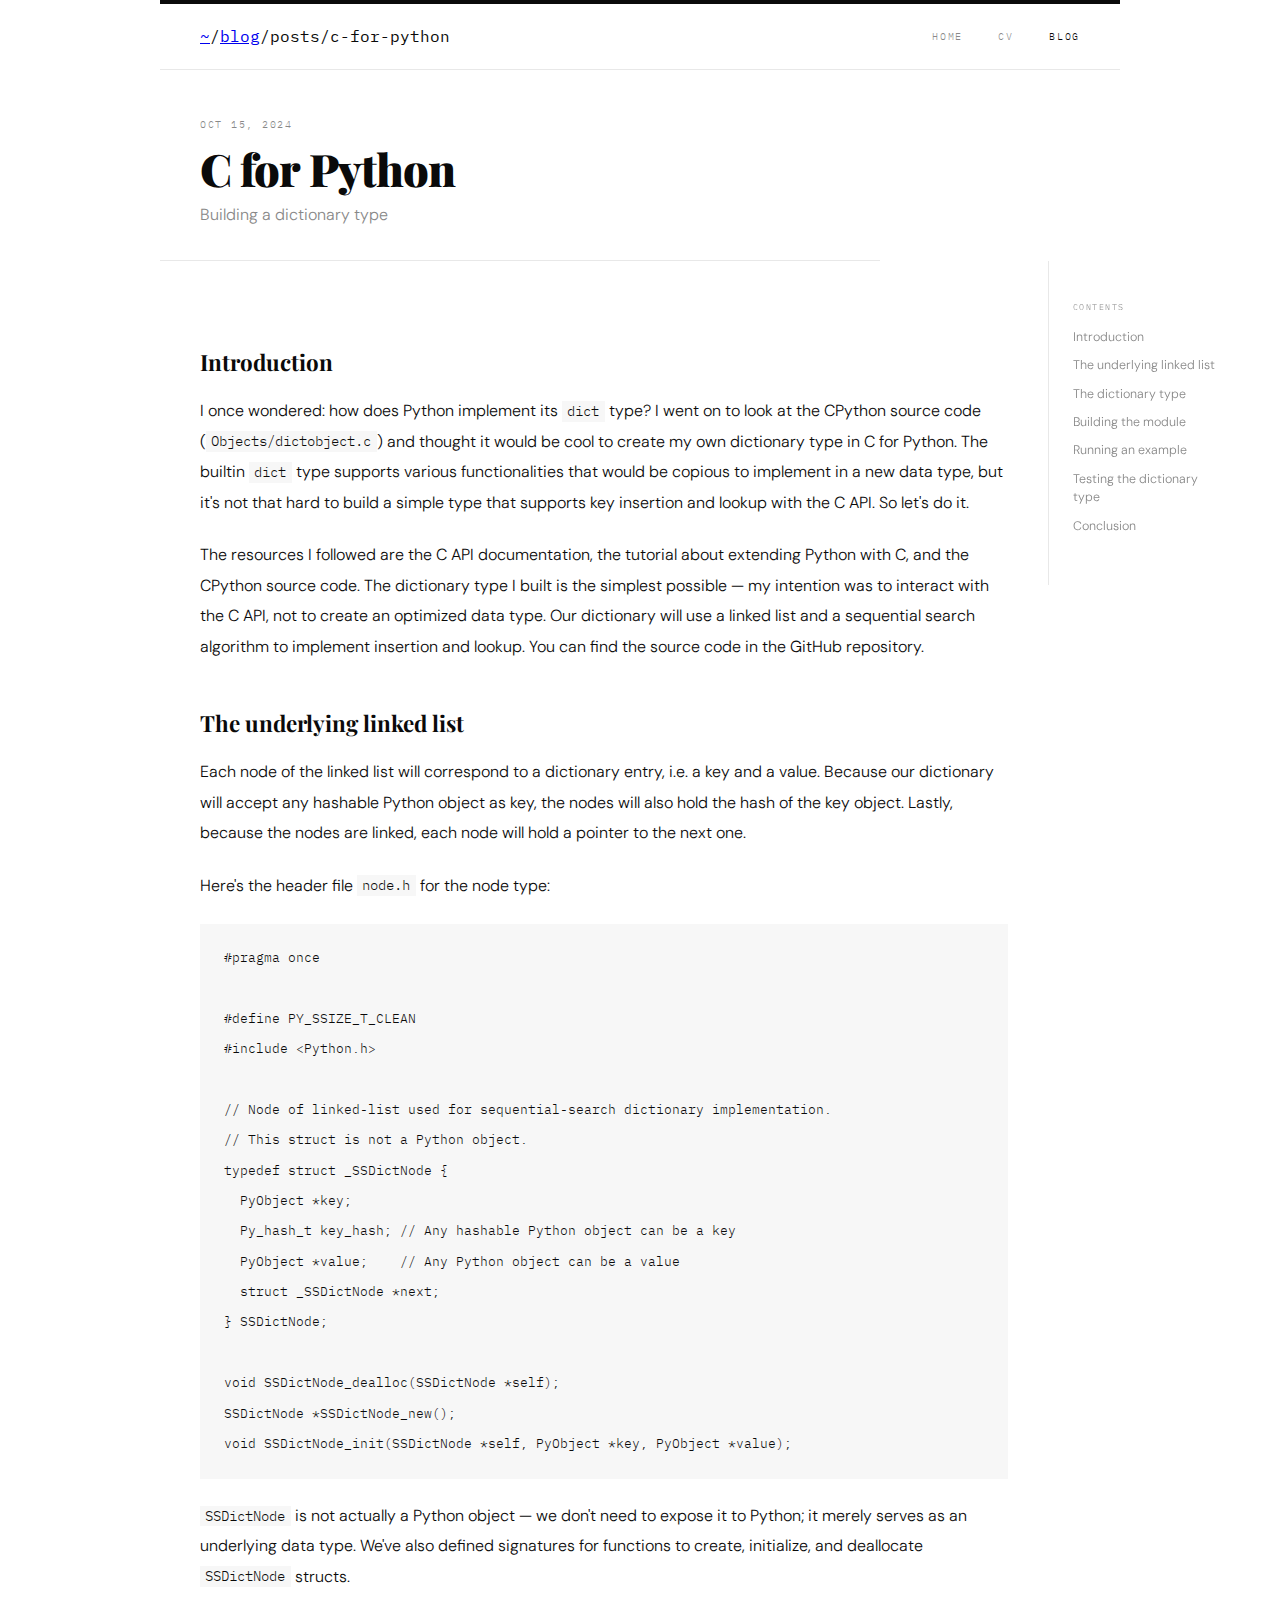
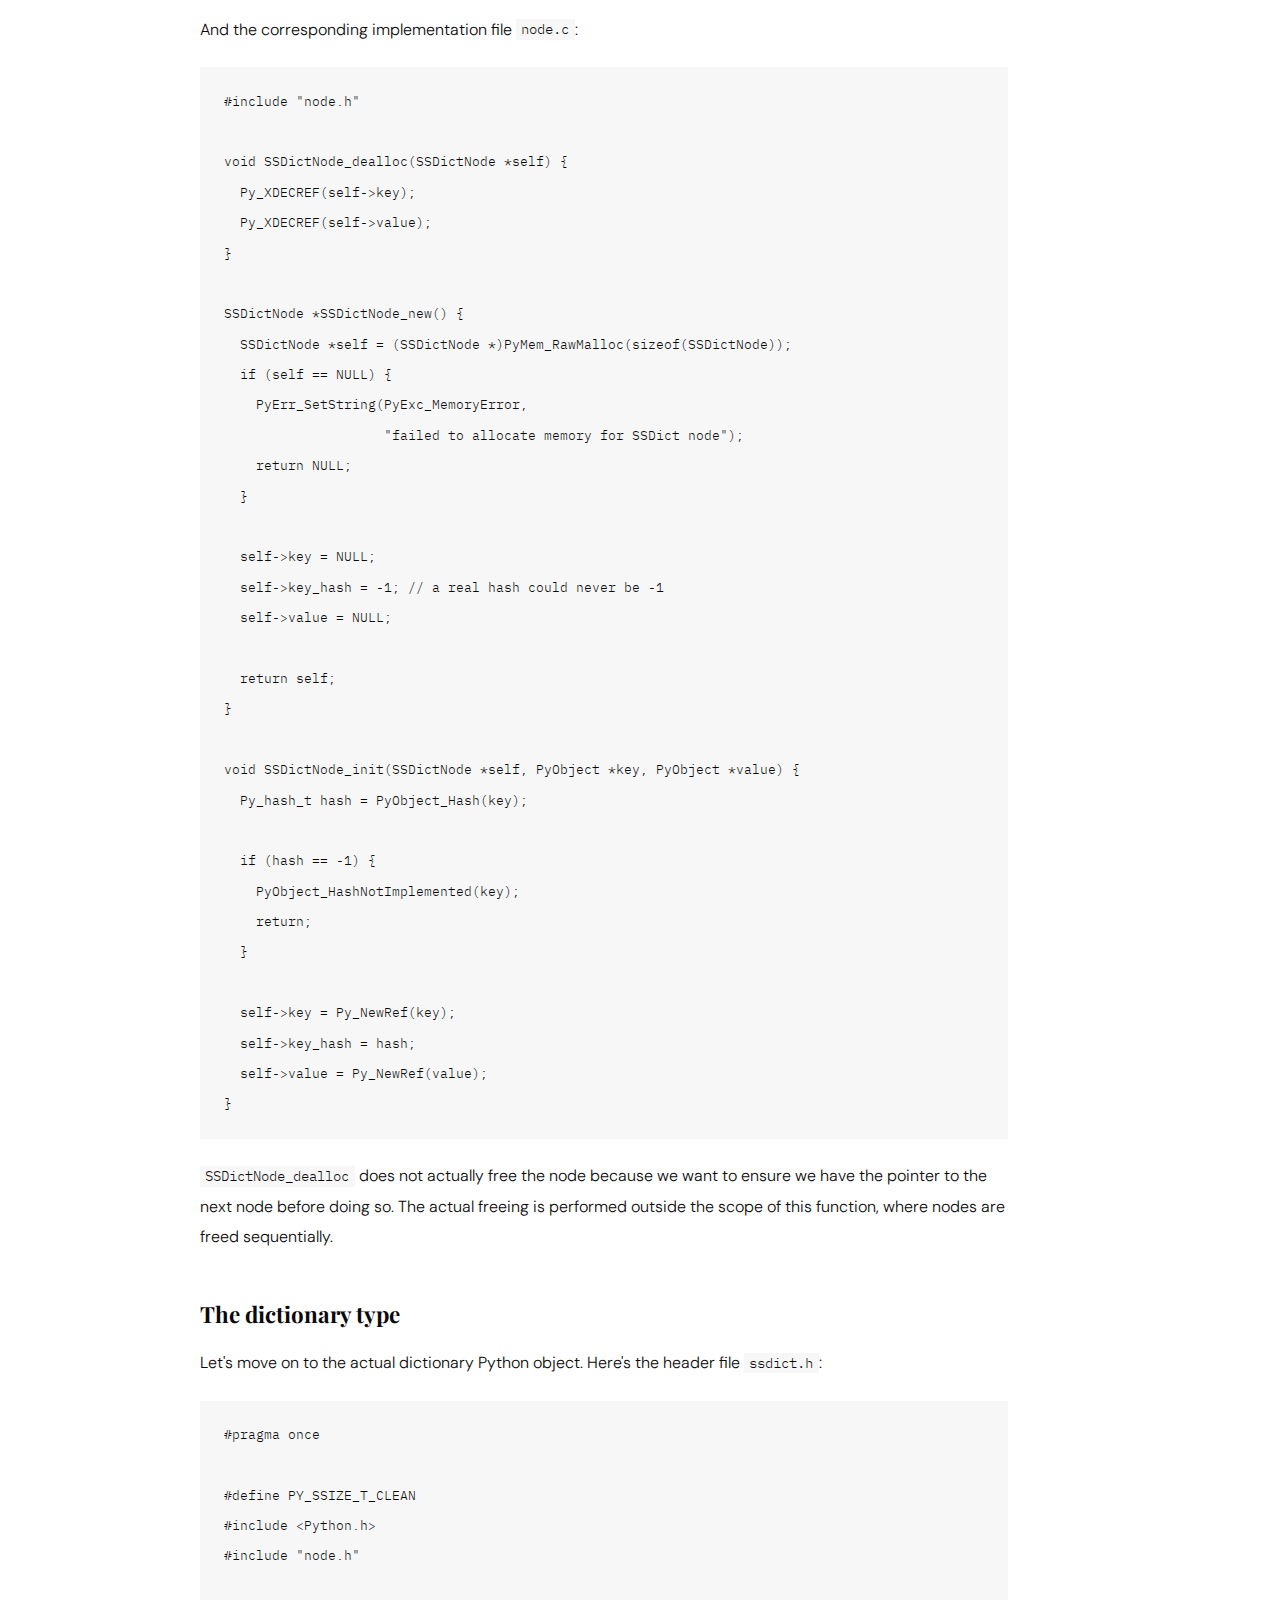
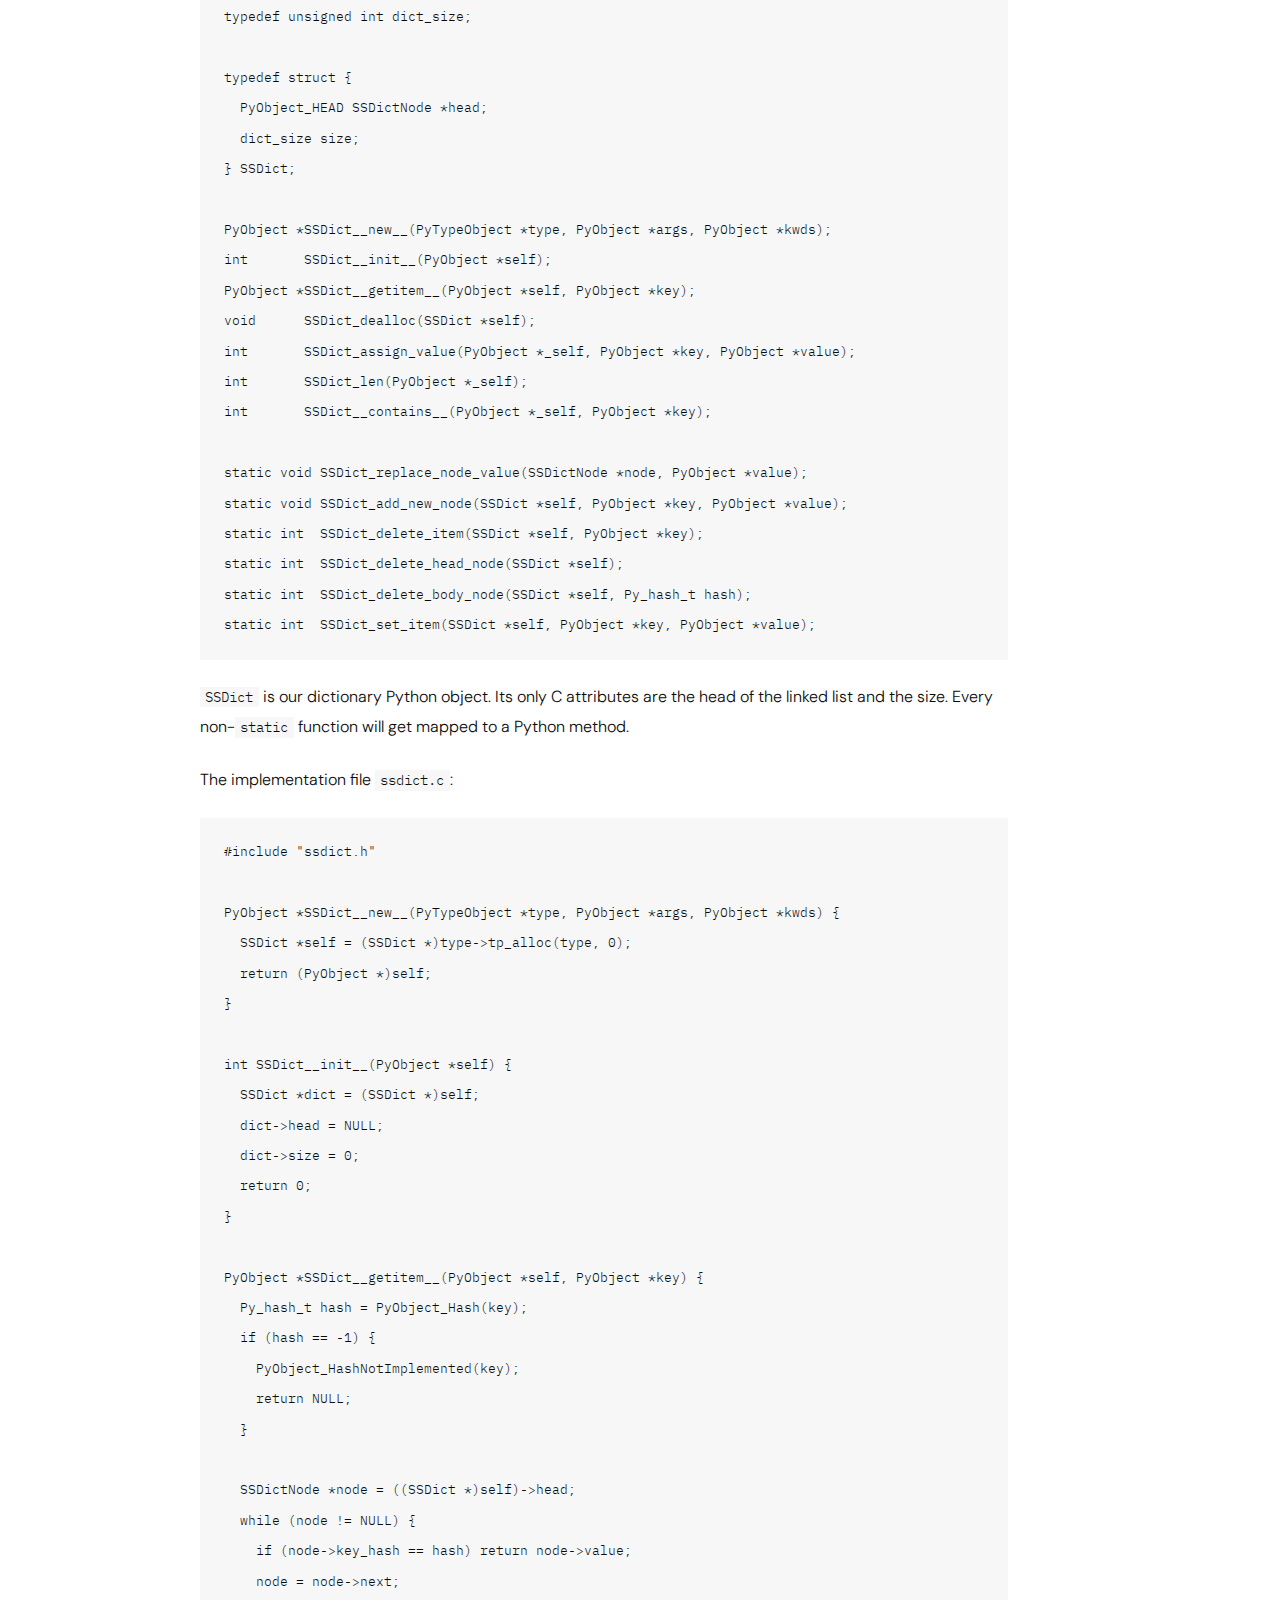
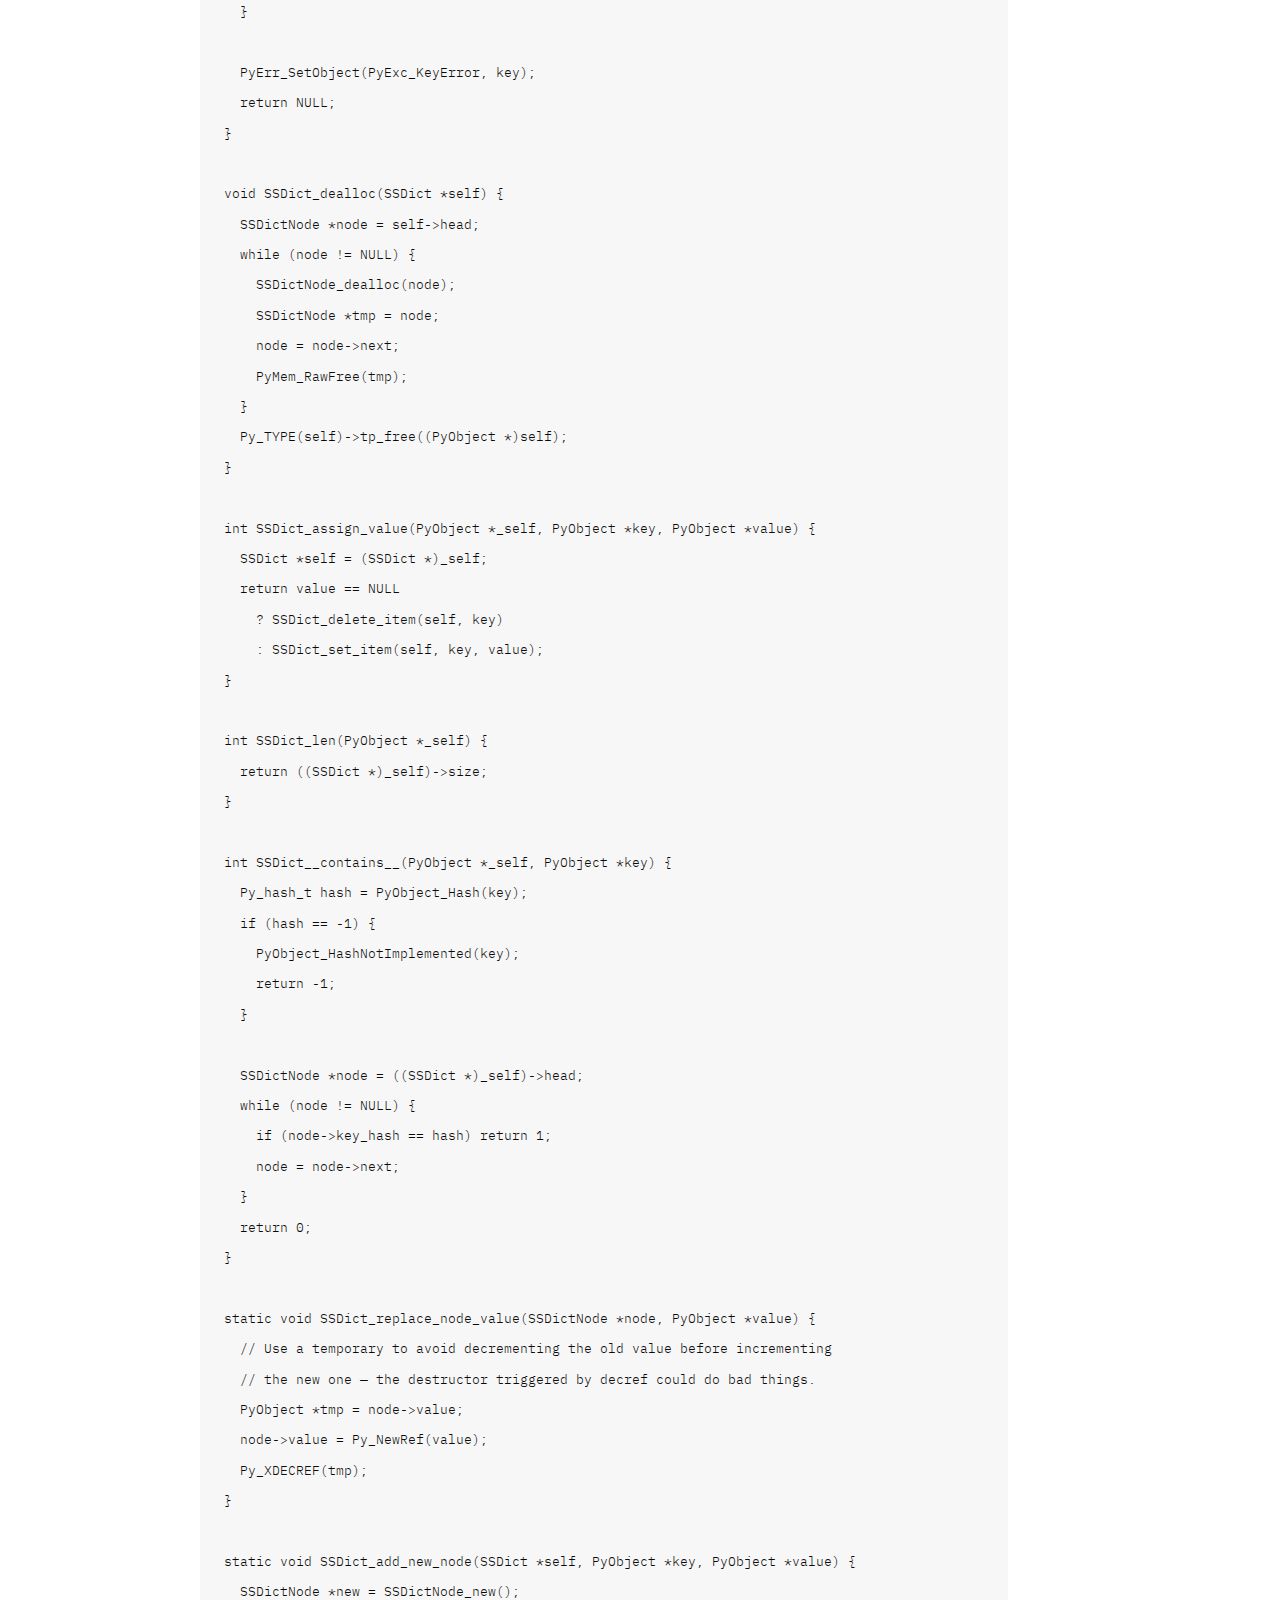
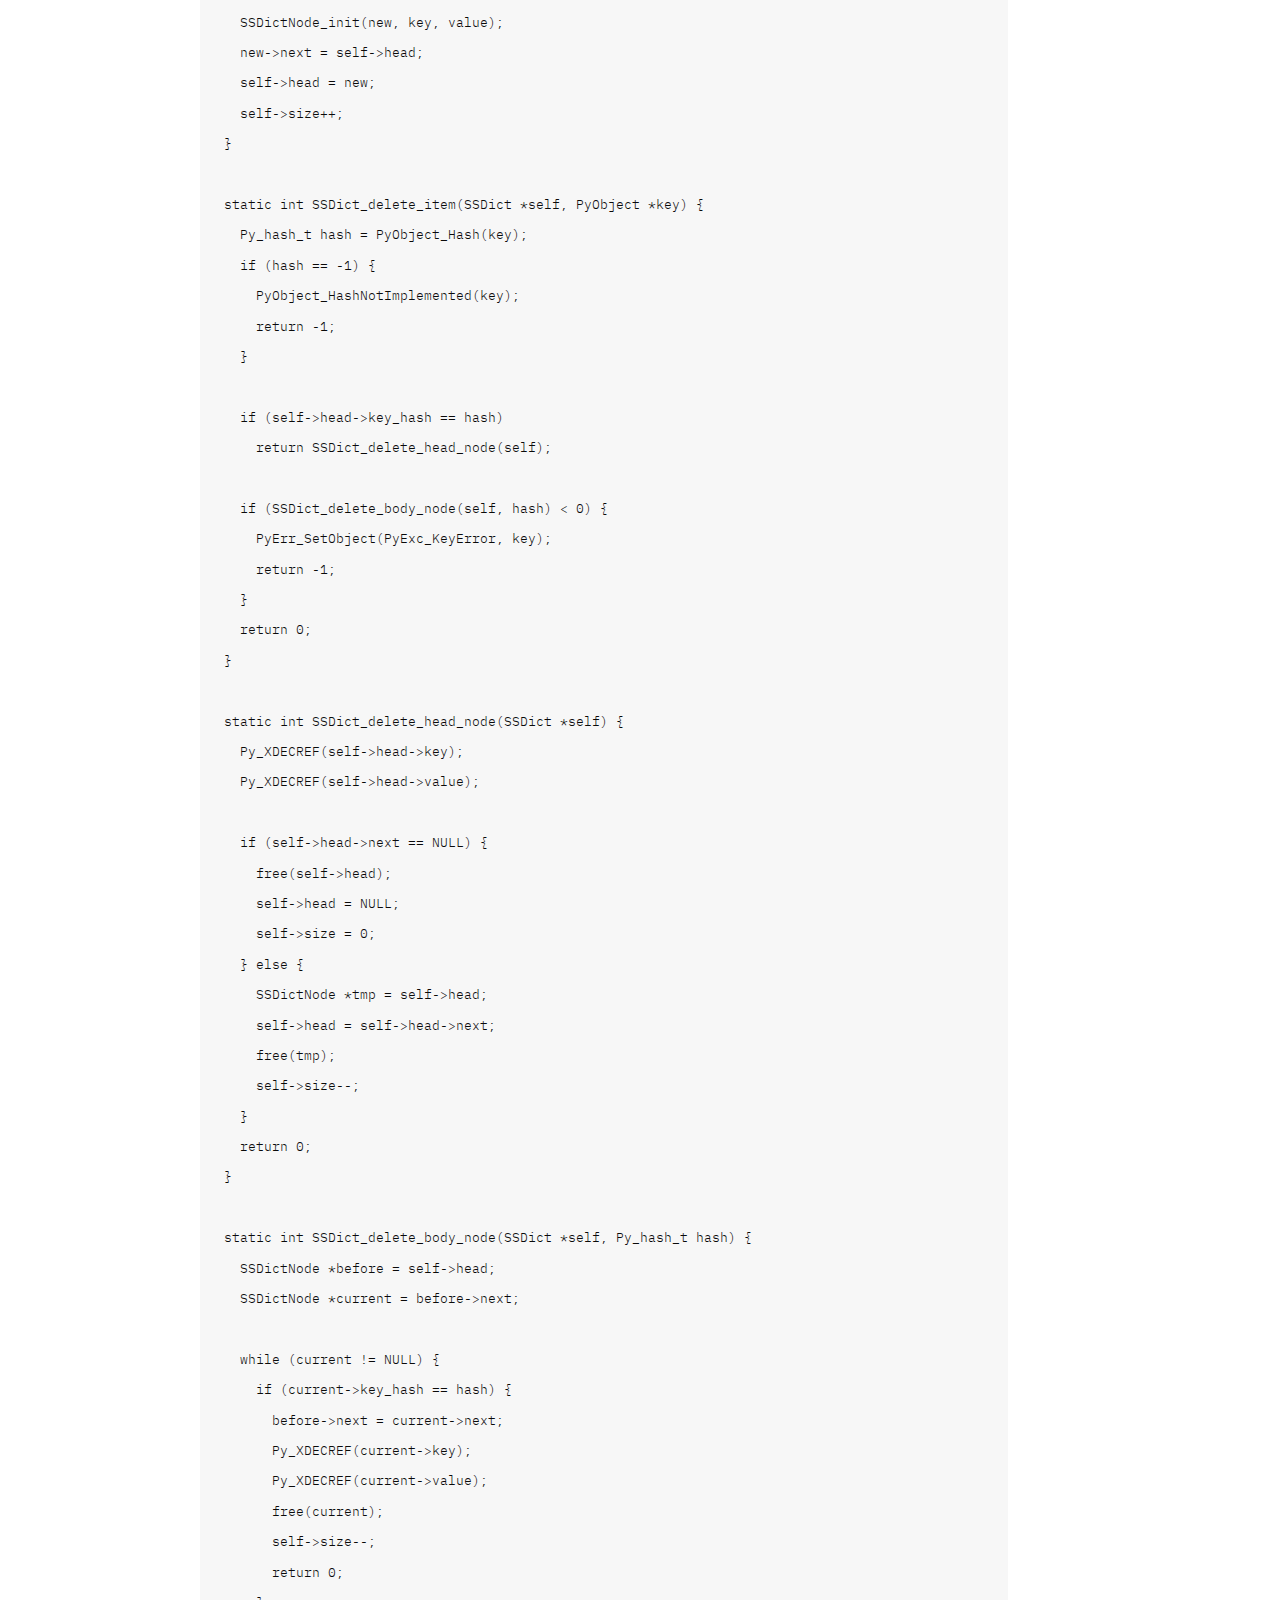
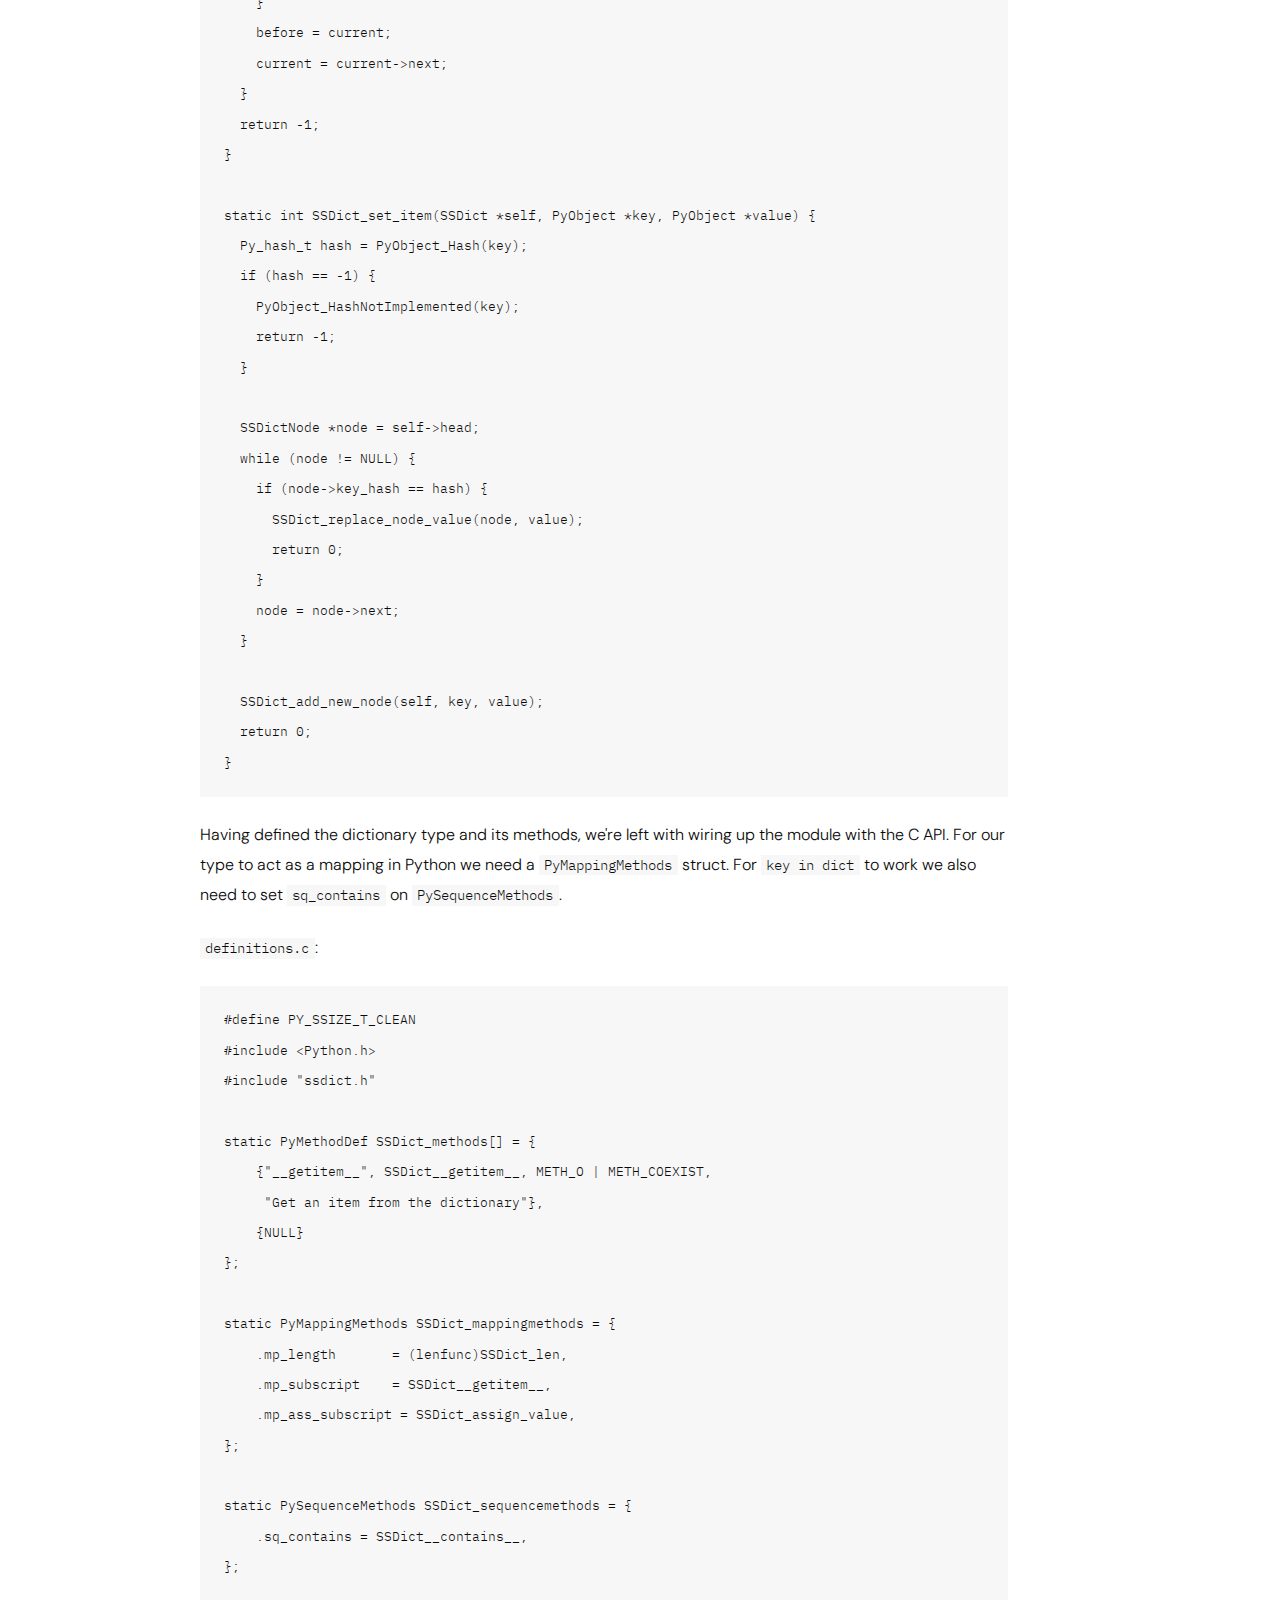
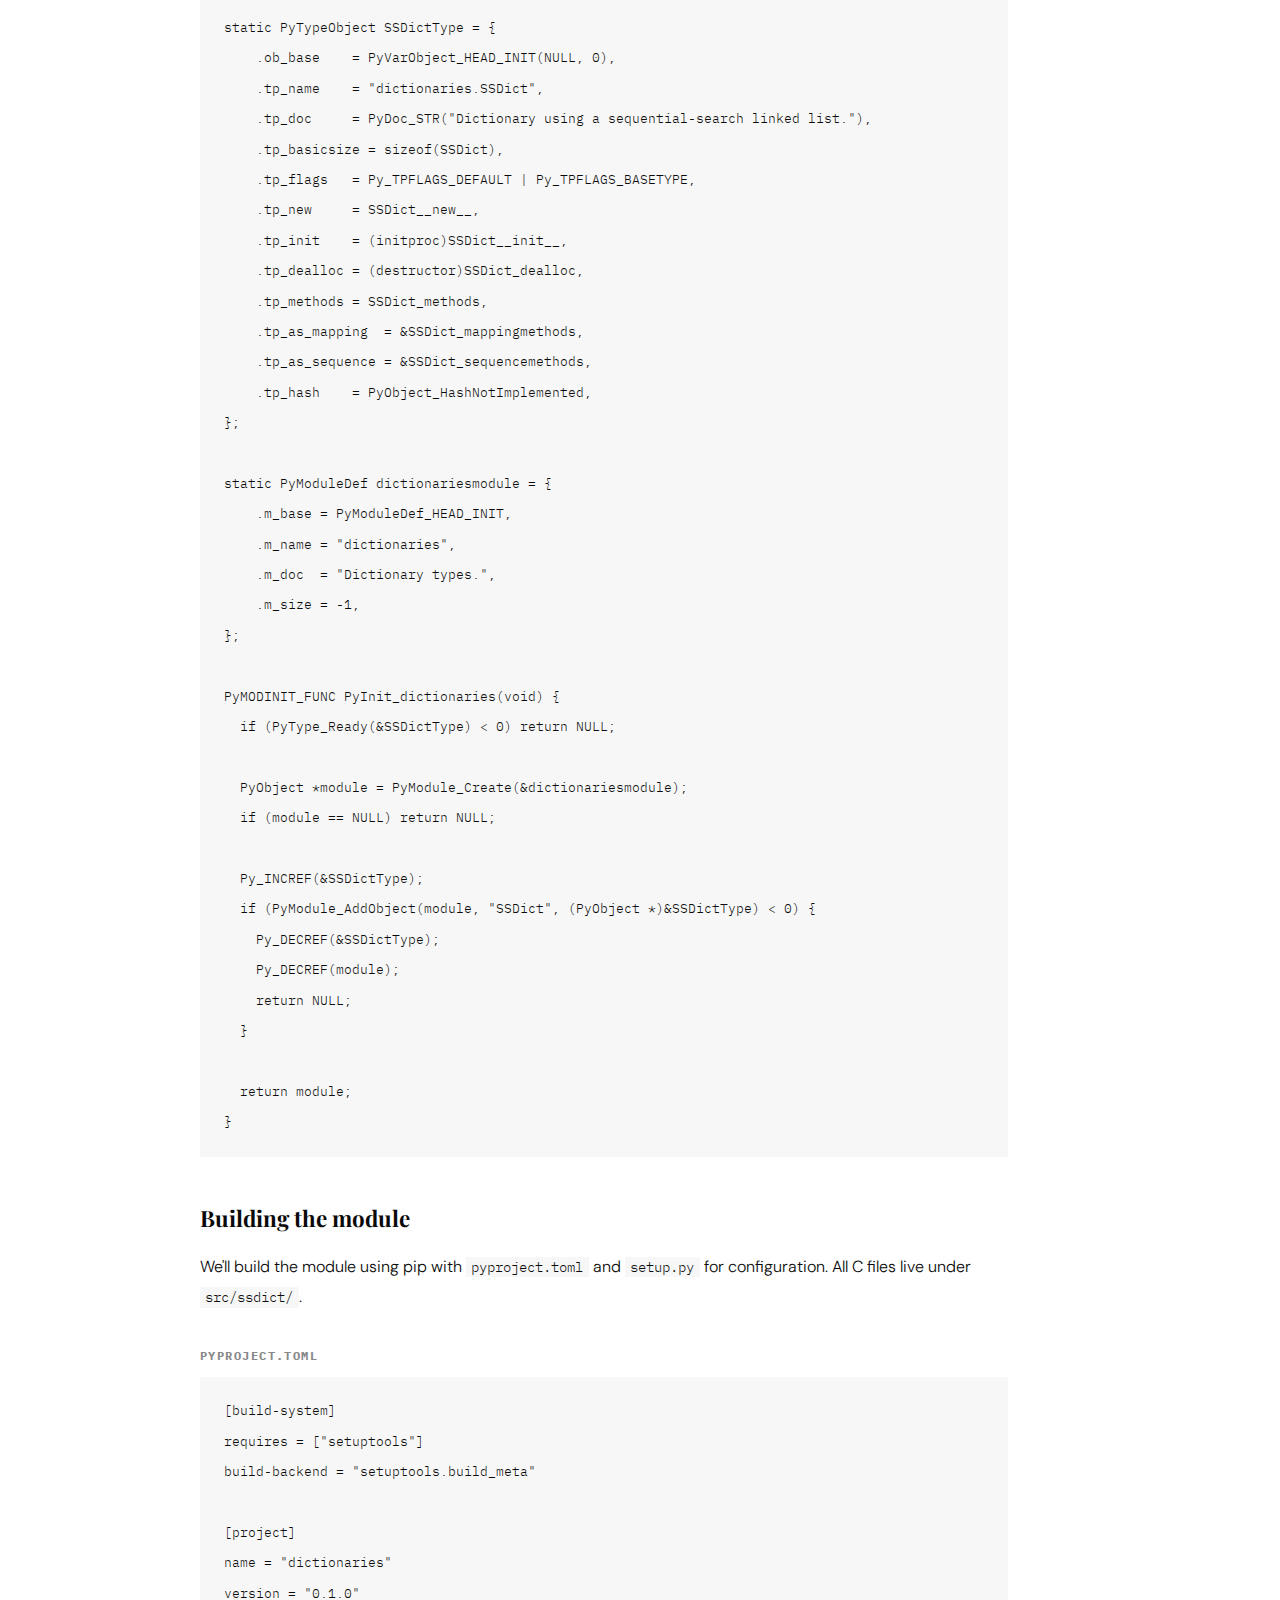
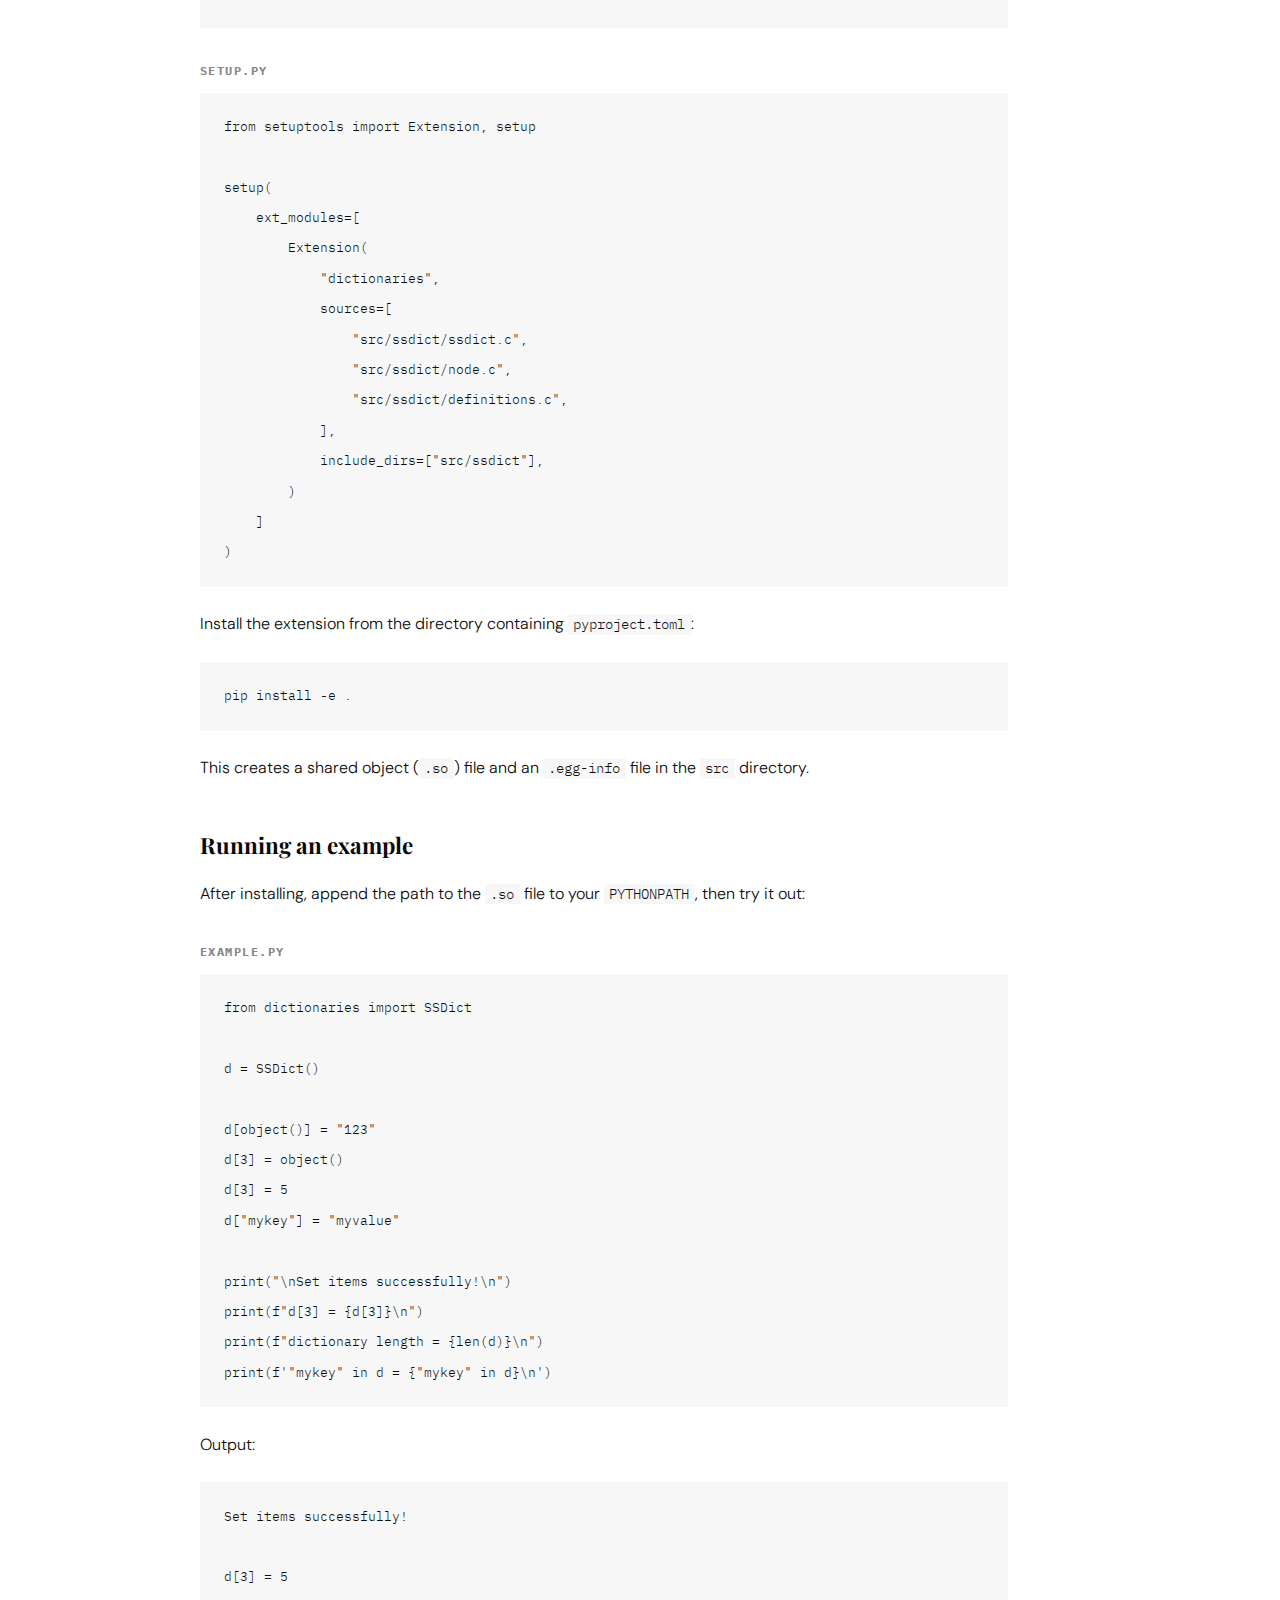
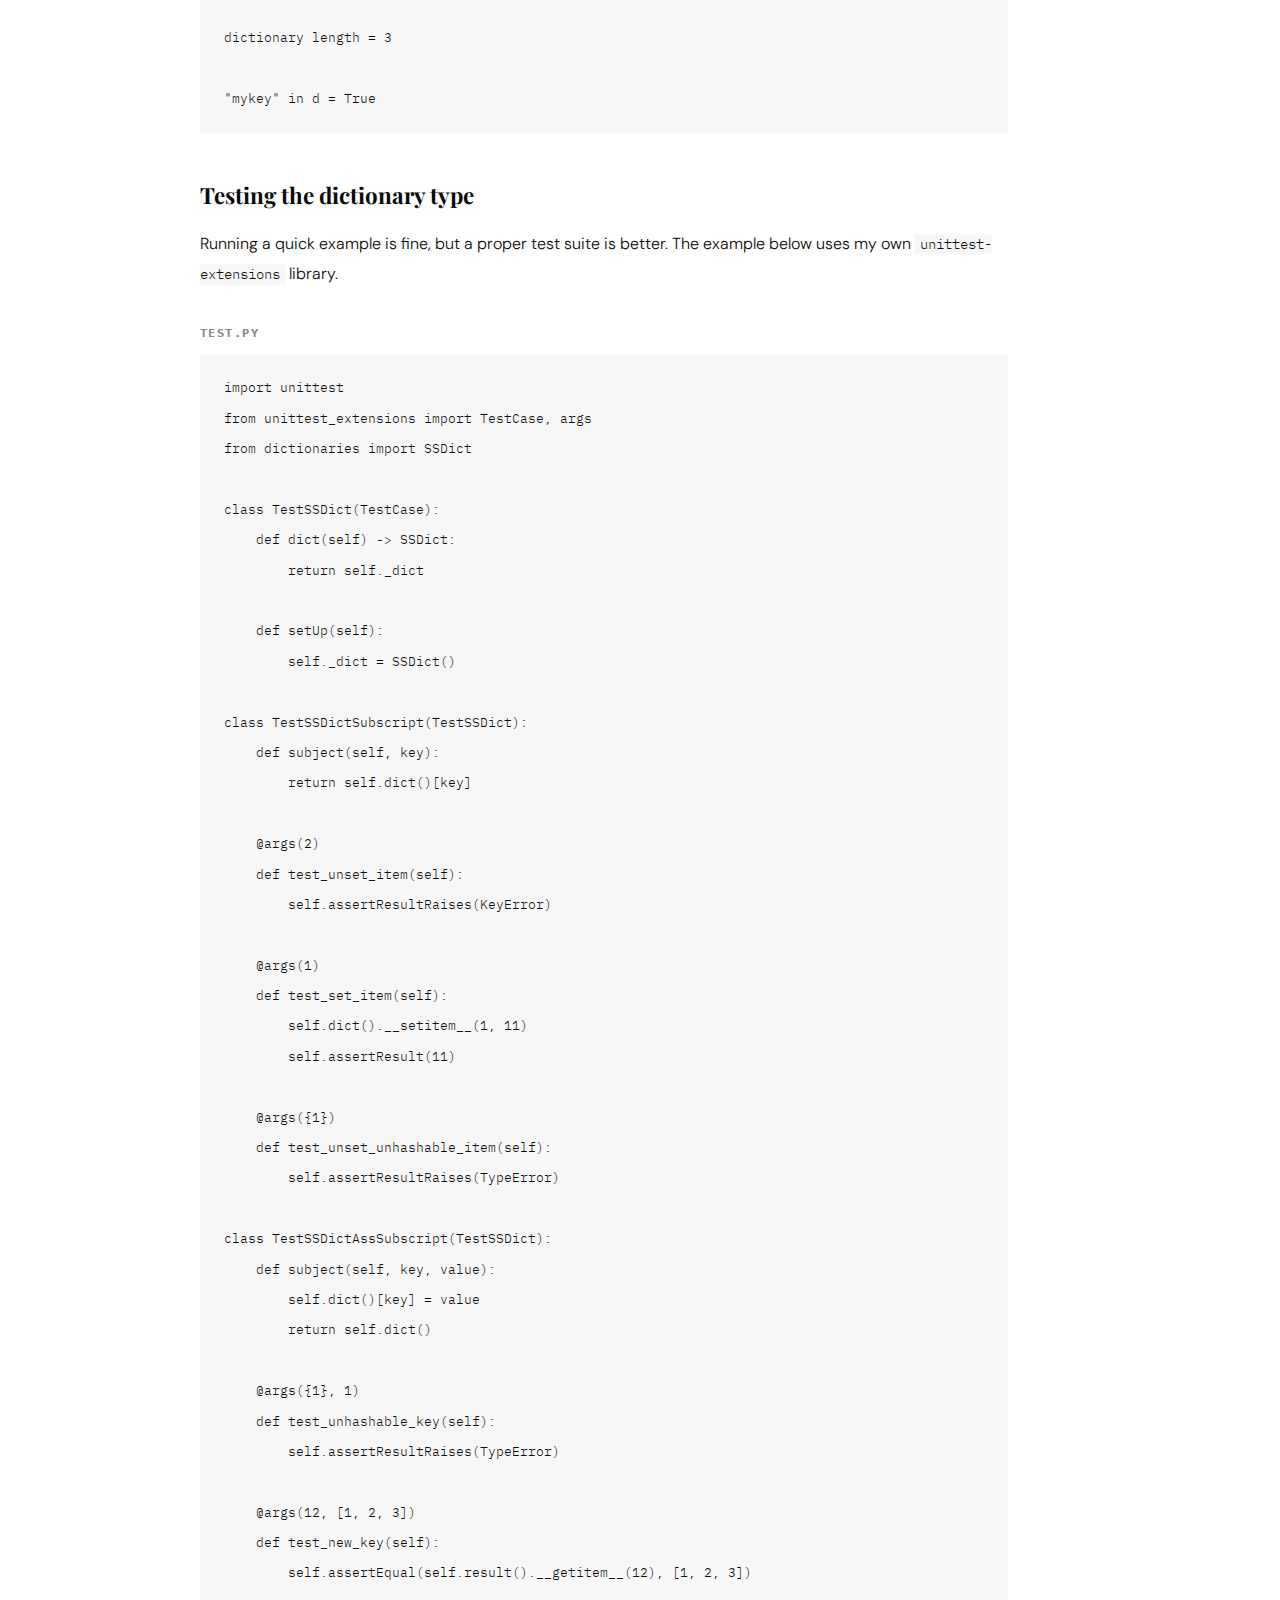
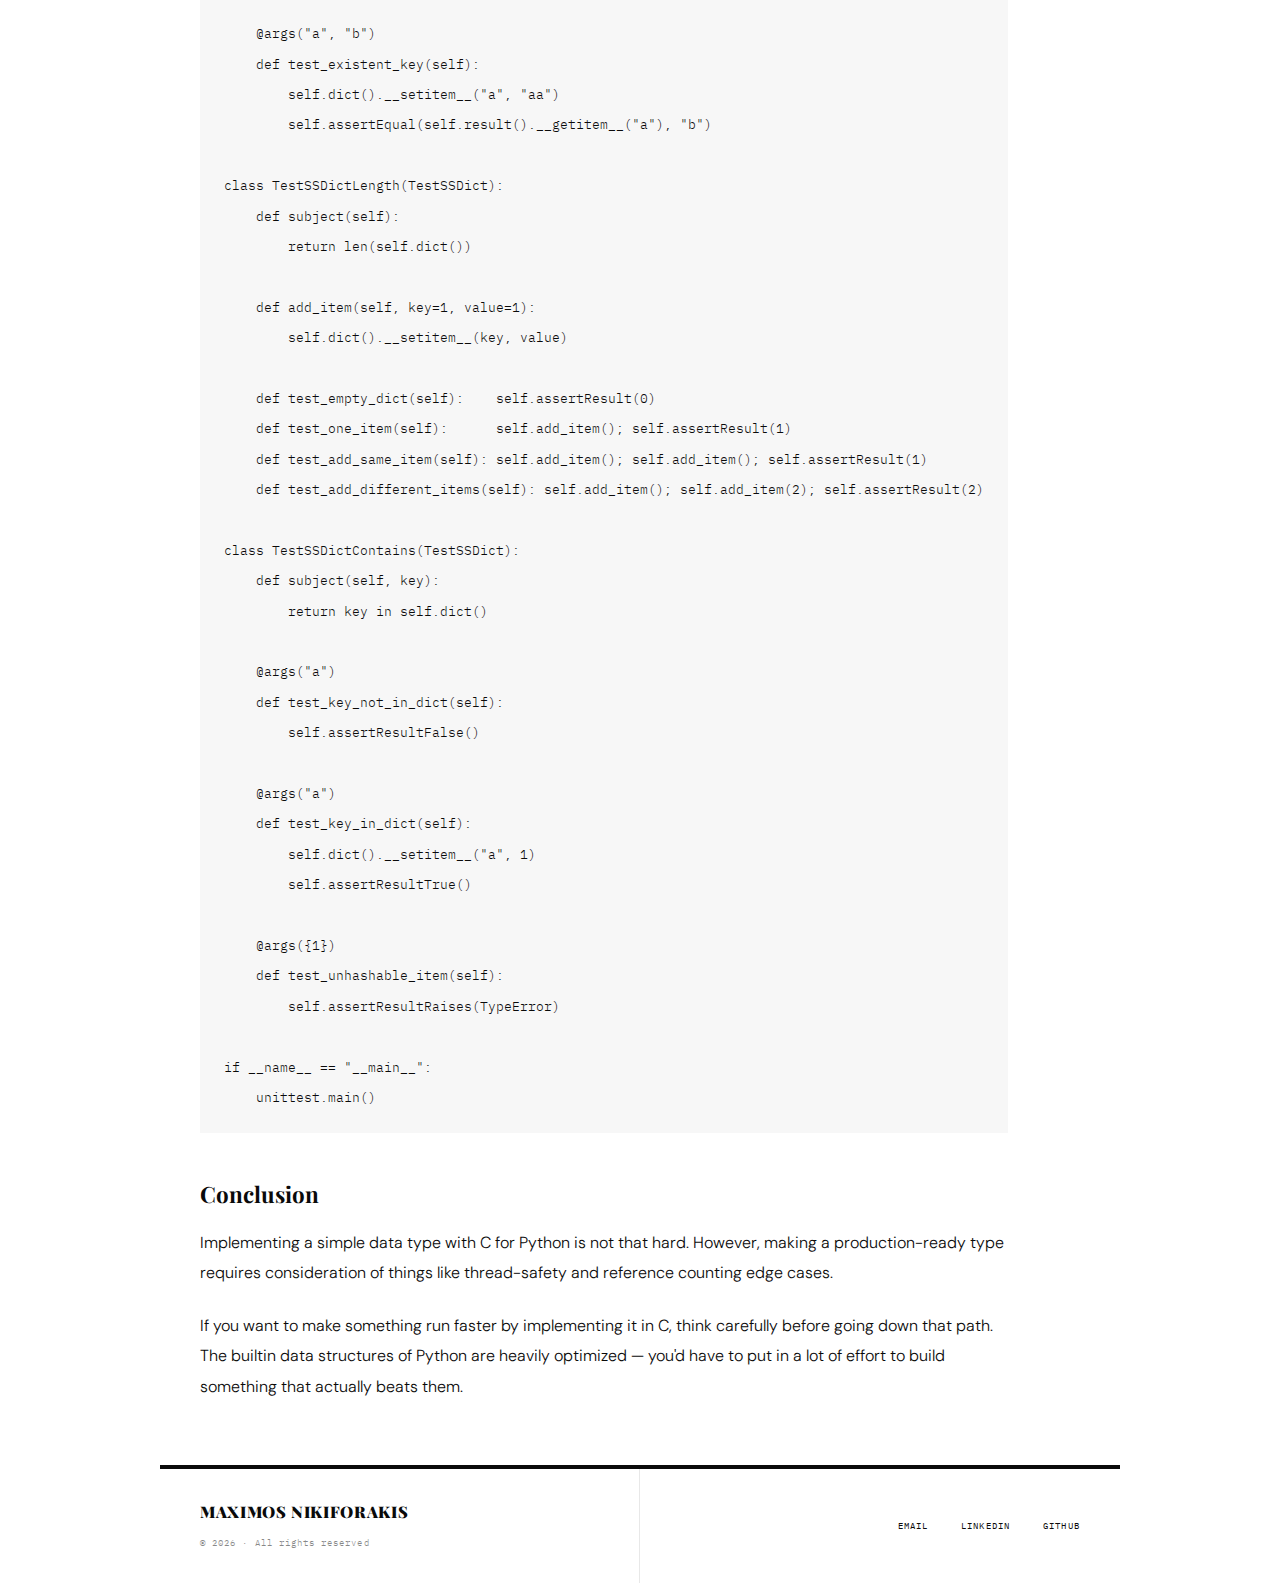
<file: posts/c-for-python.html>
<!DOCTYPE html>
<html lang="en">
<head>
  <meta charset="UTF-8" />
  <meta name="viewport" content="width=device-width, initial-scale=1.0" />
  <title>C for Python — Maximos Nikiforakis</title>
  <meta name="description" content="Building a dictionary type in C for Python." />
  <link rel="preconnect" href="https://fonts.googleapis.com" />
  <link rel="preconnect" href="https://fonts.gstatic.com" crossorigin />
  <link href="https://fonts.googleapis.com/css2?family=Playfair+Display:ital,wght@0,400;0,700;0,900;1,400;1,700&family=IBM+Plex+Mono:wght@300;400&family=DM+Sans:ital,wght@0,300;0,400;0,500;1,300&display=swap" rel="stylesheet" />
  <link rel="stylesheet" href="../style.css" />
</head>
<body>
  <div class="site">
    <div class="top-rule"></div>

    <nav>
      <span class="nav-logo nav-logo--mono"><a href="../index.html">~</a>/<a href="../blog.html">blog</a>/posts/c-for-python</span>
      <div class="nav-links">
        <a href="../index.html">Home</a>
        <a href="../cv.html">CV</a>
        <a class="active" href="../blog.html">Blog</a>
      </div>
    </nav>

    <div class="post-header">
      <p class="post-eyebrow">Oct 15, 2024</p>
      <h1 class="post-title">C for Python</h1>
      <p class="post-subtitle">Building a dictionary type</p>
    </div>

    <div class="post-layout">
    <div class="post-body">
      <h2 id="introduction">Introduction</h2>
      <p>I once wondered: how does Python implement its <code>dict</code> type? I went on to look at the CPython source code (<code>Objects/dictobject.c</code>) and thought it would be cool to create my own dictionary type in C for Python. The builtin <code>dict</code> type supports various functionalities that would be copious to implement in a new data type, but it's not that hard to build a simple type that supports key insertion and lookup with the C API. So let's do it.</p>
      <p>The resources I followed are the C API documentation, the tutorial about extending Python with C, and the CPython source code. The dictionary type I built is the simplest possible — my intention was to interact with the C API, not to create an optimized data type. Our dictionary will use a linked list and a sequential search algorithm to implement insertion and lookup. You can find the source code in the GitHub repository.</p>

      <h2 id="linked-list">The underlying linked list</h2>
      <p>Each node of the linked list will correspond to a dictionary entry, i.e. a key and a value. Because our dictionary will accept any hashable Python object as key, the nodes will also hold the hash of the key object. Lastly, because the nodes are linked, each node will hold a pointer to the next one.</p>
      <p>Here's the header file <code>node.h</code> for the node type:</p>
      <pre><code>#pragma once

#define PY_SSIZE_T_CLEAN
#include &lt;Python.h&gt;

// Node of linked-list used for sequential-search dictionary implementation.
// This struct is not a Python object.
typedef struct _SSDictNode {
  PyObject *key;
  Py_hash_t key_hash; // Any hashable Python object can be a key
  PyObject *value;    // Any Python object can be a value
  struct _SSDictNode *next;
} SSDictNode;

void SSDictNode_dealloc(SSDictNode *self);
SSDictNode *SSDictNode_new();
void SSDictNode_init(SSDictNode *self, PyObject *key, PyObject *value);</code></pre>
      <p><code>SSDictNode</code> is not actually a Python object — we don't need to expose it to Python; it merely serves as an underlying data type. We've also defined signatures for functions to create, initialize, and deallocate <code>SSDictNode</code> structs.</p>
      <p>And the corresponding implementation file <code>node.c</code>:</p>
      <pre><code>#include "node.h"

void SSDictNode_dealloc(SSDictNode *self) {
  Py_XDECREF(self->key);
  Py_XDECREF(self->value);
}

SSDictNode *SSDictNode_new() {
  SSDictNode *self = (SSDictNode *)PyMem_RawMalloc(sizeof(SSDictNode));
  if (self == NULL) {
    PyErr_SetString(PyExc_MemoryError,
                    "failed to allocate memory for SSDict node");
    return NULL;
  }

  self->key = NULL;
  self->key_hash = -1; // a real hash could never be -1
  self->value = NULL;

  return self;
}

void SSDictNode_init(SSDictNode *self, PyObject *key, PyObject *value) {
  Py_hash_t hash = PyObject_Hash(key);

  if (hash == -1) {
    PyObject_HashNotImplemented(key);
    return;
  }

  self->key = Py_NewRef(key);
  self->key_hash = hash;
  self->value = Py_NewRef(value);
}</code></pre>
      <p><code>SSDictNode_dealloc</code> does not actually free the node because we want to ensure we have the pointer to the next node before doing so. The actual freeing is performed outside the scope of this function, where nodes are freed sequentially.</p>

      <h2 id="dictionary-type">The dictionary type</h2>
      <p>Let's move on to the actual dictionary Python object. Here's the header file <code>ssdict.h</code>:</p>
      <pre><code>#pragma once

#define PY_SSIZE_T_CLEAN
#include &lt;Python.h&gt;
#include "node.h"

typedef unsigned int dict_size;

typedef struct {
  PyObject_HEAD SSDictNode *head;
  dict_size size;
} SSDict;

PyObject *SSDict__new__(PyTypeObject *type, PyObject *args, PyObject *kwds);
int       SSDict__init__(PyObject *self);
PyObject *SSDict__getitem__(PyObject *self, PyObject *key);
void      SSDict_dealloc(SSDict *self);
int       SSDict_assign_value(PyObject *_self, PyObject *key, PyObject *value);
int       SSDict_len(PyObject *_self);
int       SSDict__contains__(PyObject *_self, PyObject *key);

static void SSDict_replace_node_value(SSDictNode *node, PyObject *value);
static void SSDict_add_new_node(SSDict *self, PyObject *key, PyObject *value);
static int  SSDict_delete_item(SSDict *self, PyObject *key);
static int  SSDict_delete_head_node(SSDict *self);
static int  SSDict_delete_body_node(SSDict *self, Py_hash_t hash);
static int  SSDict_set_item(SSDict *self, PyObject *key, PyObject *value);</code></pre>
      <p><code>SSDict</code> is our dictionary Python object. Its only C attributes are the head of the linked list and the size. Every non-<code>static</code> function will get mapped to a Python method.</p>
      <p>The implementation file <code>ssdict.c</code>:</p>
      <pre><code>#include "ssdict.h"

PyObject *SSDict__new__(PyTypeObject *type, PyObject *args, PyObject *kwds) {
  SSDict *self = (SSDict *)type->tp_alloc(type, 0);
  return (PyObject *)self;
}

int SSDict__init__(PyObject *self) {
  SSDict *dict = (SSDict *)self;
  dict->head = NULL;
  dict->size = 0;
  return 0;
}

PyObject *SSDict__getitem__(PyObject *self, PyObject *key) {
  Py_hash_t hash = PyObject_Hash(key);
  if (hash == -1) {
    PyObject_HashNotImplemented(key);
    return NULL;
  }

  SSDictNode *node = ((SSDict *)self)->head;
  while (node != NULL) {
    if (node->key_hash == hash) return node->value;
    node = node->next;
  }

  PyErr_SetObject(PyExc_KeyError, key);
  return NULL;
}

void SSDict_dealloc(SSDict *self) {
  SSDictNode *node = self->head;
  while (node != NULL) {
    SSDictNode_dealloc(node);
    SSDictNode *tmp = node;
    node = node->next;
    PyMem_RawFree(tmp);
  }
  Py_TYPE(self)->tp_free((PyObject *)self);
}

int SSDict_assign_value(PyObject *_self, PyObject *key, PyObject *value) {
  SSDict *self = (SSDict *)_self;
  return value == NULL
    ? SSDict_delete_item(self, key)
    : SSDict_set_item(self, key, value);
}

int SSDict_len(PyObject *_self) {
  return ((SSDict *)_self)->size;
}

int SSDict__contains__(PyObject *_self, PyObject *key) {
  Py_hash_t hash = PyObject_Hash(key);
  if (hash == -1) {
    PyObject_HashNotImplemented(key);
    return -1;
  }

  SSDictNode *node = ((SSDict *)_self)->head;
  while (node != NULL) {
    if (node->key_hash == hash) return 1;
    node = node->next;
  }
  return 0;
}

static void SSDict_replace_node_value(SSDictNode *node, PyObject *value) {
  // Use a temporary to avoid decrementing the old value before incrementing
  // the new one — the destructor triggered by decref could do bad things.
  PyObject *tmp = node->value;
  node->value = Py_NewRef(value);
  Py_XDECREF(tmp);
}

static void SSDict_add_new_node(SSDict *self, PyObject *key, PyObject *value) {
  SSDictNode *new = SSDictNode_new();
  SSDictNode_init(new, key, value);
  new->next = self->head;
  self->head = new;
  self->size++;
}

static int SSDict_delete_item(SSDict *self, PyObject *key) {
  Py_hash_t hash = PyObject_Hash(key);
  if (hash == -1) {
    PyObject_HashNotImplemented(key);
    return -1;
  }

  if (self->head->key_hash == hash)
    return SSDict_delete_head_node(self);

  if (SSDict_delete_body_node(self, hash) &lt; 0) {
    PyErr_SetObject(PyExc_KeyError, key);
    return -1;
  }
  return 0;
}

static int SSDict_delete_head_node(SSDict *self) {
  Py_XDECREF(self->head->key);
  Py_XDECREF(self->head->value);

  if (self->head->next == NULL) {
    free(self->head);
    self->head = NULL;
    self->size = 0;
  } else {
    SSDictNode *tmp = self->head;
    self->head = self->head->next;
    free(tmp);
    self->size--;
  }
  return 0;
}

static int SSDict_delete_body_node(SSDict *self, Py_hash_t hash) {
  SSDictNode *before = self->head;
  SSDictNode *current = before->next;

  while (current != NULL) {
    if (current->key_hash == hash) {
      before->next = current->next;
      Py_XDECREF(current->key);
      Py_XDECREF(current->value);
      free(current);
      self->size--;
      return 0;
    }
    before = current;
    current = current->next;
  }
  return -1;
}

static int SSDict_set_item(SSDict *self, PyObject *key, PyObject *value) {
  Py_hash_t hash = PyObject_Hash(key);
  if (hash == -1) {
    PyObject_HashNotImplemented(key);
    return -1;
  }

  SSDictNode *node = self->head;
  while (node != NULL) {
    if (node->key_hash == hash) {
      SSDict_replace_node_value(node, value);
      return 0;
    }
    node = node->next;
  }

  SSDict_add_new_node(self, key, value);
  return 0;
}</code></pre>
      <p>Having defined the dictionary type and its methods, we're left with wiring up the module with the C API. For our type to act as a mapping in Python we need a <code>PyMappingMethods</code> struct. For <code>key in dict</code> to work we also need to set <code>sq_contains</code> on <code>PySequenceMethods</code>.</p>
      <p><code>definitions.c</code>:</p>
      <pre><code>#define PY_SSIZE_T_CLEAN
#include &lt;Python.h&gt;
#include "ssdict.h"

static PyMethodDef SSDict_methods[] = {
    {"__getitem__", SSDict__getitem__, METH_O | METH_COEXIST,
     "Get an item from the dictionary"},
    {NULL}
};

static PyMappingMethods SSDict_mappingmethods = {
    .mp_length       = (lenfunc)SSDict_len,
    .mp_subscript    = SSDict__getitem__,
    .mp_ass_subscript = SSDict_assign_value,
};

static PySequenceMethods SSDict_sequencemethods = {
    .sq_contains = SSDict__contains__,
};

static PyTypeObject SSDictType = {
    .ob_base    = PyVarObject_HEAD_INIT(NULL, 0),
    .tp_name    = "dictionaries.SSDict",
    .tp_doc     = PyDoc_STR("Dictionary using a sequential-search linked list."),
    .tp_basicsize = sizeof(SSDict),
    .tp_flags   = Py_TPFLAGS_DEFAULT | Py_TPFLAGS_BASETYPE,
    .tp_new     = SSDict__new__,
    .tp_init    = (initproc)SSDict__init__,
    .tp_dealloc = (destructor)SSDict_dealloc,
    .tp_methods = SSDict_methods,
    .tp_as_mapping  = &SSDict_mappingmethods,
    .tp_as_sequence = &SSDict_sequencemethods,
    .tp_hash    = PyObject_HashNotImplemented,
};

static PyModuleDef dictionariesmodule = {
    .m_base = PyModuleDef_HEAD_INIT,
    .m_name = "dictionaries",
    .m_doc  = "Dictionary types.",
    .m_size = -1,
};

PyMODINIT_FUNC PyInit_dictionaries(void) {
  if (PyType_Ready(&SSDictType) &lt; 0) return NULL;

  PyObject *module = PyModule_Create(&dictionariesmodule);
  if (module == NULL) return NULL;

  Py_INCREF(&SSDictType);
  if (PyModule_AddObject(module, "SSDict", (PyObject *)&SSDictType) &lt; 0) {
    Py_DECREF(&SSDictType);
    Py_DECREF(module);
    return NULL;
  }

  return module;
}</code></pre>

      <h2 id="building">Building the module</h2>
      <p>We'll build the module using pip with <code>pyproject.toml</code> and <code>setup.py</code> for configuration. All C files live under <code>src/ssdict/</code>.</p>
      <h3>pyproject.toml</h3>
      <pre><code>[build-system]
requires = ["setuptools"]
build-backend = "setuptools.build_meta"

[project]
name = "dictionaries"
version = "0.1.0"</code></pre>
      <h3>setup.py</h3>
      <pre><code>from setuptools import Extension, setup

setup(
    ext_modules=[
        Extension(
            "dictionaries",
            sources=[
                "src/ssdict/ssdict.c",
                "src/ssdict/node.c",
                "src/ssdict/definitions.c",
            ],
            include_dirs=["src/ssdict"],
        )
    ]
)</code></pre>
      <p>Install the extension from the directory containing <code>pyproject.toml</code>:</p>
      <pre><code>pip install -e .</code></pre>
      <p>This creates a shared object (<code>.so</code>) file and an <code>.egg-info</code> file in the <code>src</code> directory.</p>

      <h2 id="example">Running an example</h2>
      <p>After installing, append the path to the <code>.so</code> file to your <code>PYTHONPATH</code>, then try it out:</p>
      <h3>example.py</h3>
      <pre><code>from dictionaries import SSDict

d = SSDict()

d[object()] = "123"
d[3] = object()
d[3] = 5
d["mykey"] = "myvalue"

print("\nSet items successfully!\n")
print(f"d[3] = {d[3]}\n")
print(f"dictionary length = {len(d)}\n")
print(f'"mykey" in d = {"mykey" in d}\n')</code></pre>
      <p>Output:</p>
      <pre><code>Set items successfully!

d[3] = 5

dictionary length = 3

"mykey" in d = True</code></pre>

      <h2 id="testing">Testing the dictionary type</h2>
      <p>Running a quick example is fine, but a proper test suite is better. The example below uses my own <code>unittest-extensions</code> library.</p>
      <h3>test.py</h3>
      <pre><code>import unittest
from unittest_extensions import TestCase, args
from dictionaries import SSDict

class TestSSDict(TestCase):
    def dict(self) -> SSDict:
        return self._dict

    def setUp(self):
        self._dict = SSDict()

class TestSSDictSubscript(TestSSDict):
    def subject(self, key):
        return self.dict()[key]

    @args(2)
    def test_unset_item(self):
        self.assertResultRaises(KeyError)

    @args(1)
    def test_set_item(self):
        self.dict().__setitem__(1, 11)
        self.assertResult(11)

    @args({1})
    def test_unset_unhashable_item(self):
        self.assertResultRaises(TypeError)

class TestSSDictAssSubscript(TestSSDict):
    def subject(self, key, value):
        self.dict()[key] = value
        return self.dict()

    @args({1}, 1)
    def test_unhashable_key(self):
        self.assertResultRaises(TypeError)

    @args(12, [1, 2, 3])
    def test_new_key(self):
        self.assertEqual(self.result().__getitem__(12), [1, 2, 3])

    @args("a", "b")
    def test_existent_key(self):
        self.dict().__setitem__("a", "aa")
        self.assertEqual(self.result().__getitem__("a"), "b")

class TestSSDictLength(TestSSDict):
    def subject(self):
        return len(self.dict())

    def add_item(self, key=1, value=1):
        self.dict().__setitem__(key, value)

    def test_empty_dict(self):    self.assertResult(0)
    def test_one_item(self):      self.add_item(); self.assertResult(1)
    def test_add_same_item(self): self.add_item(); self.add_item(); self.assertResult(1)
    def test_add_different_items(self): self.add_item(); self.add_item(2); self.assertResult(2)

class TestSSDictContains(TestSSDict):
    def subject(self, key):
        return key in self.dict()

    @args("a")
    def test_key_not_in_dict(self):
        self.assertResultFalse()

    @args("a")
    def test_key_in_dict(self):
        self.dict().__setitem__("a", 1)
        self.assertResultTrue()

    @args({1})
    def test_unhashable_item(self):
        self.assertResultRaises(TypeError)

if __name__ == "__main__":
    unittest.main()</code></pre>

      <h2 id="conclusion">Conclusion</h2>
      <p>Implementing a simple data type with C for Python is not that hard. However, making a production-ready type requires consideration of things like thread-safety and reference counting edge cases.</p>
      <p>If you want to make something run faster by implementing it in C, think carefully before going down that path. The builtin data structures of Python are heavily optimized — you'd have to put in a lot of effort to build something that actually beats them.</p>
    </div>
    <aside class="post-toc">
      <p class="post-toc-label">Contents</p>
      <a href="#introduction">Introduction</a>
      <a href="#linked-list">The underlying linked list</a>
      <a href="#dictionary-type">The dictionary type</a>
      <a href="#building">Building the module</a>
      <a href="#example">Running an example</a>
      <a href="#testing">Testing the dictionary type</a>
      <a href="#conclusion">Conclusion</a>
    </aside>
    </div>

    <footer>
      <div class="footer-left">
        <span class="footer-logo">Maximos Nikiforakis</span>
        <span class="footer-copy">© 2026 · All rights reserved</span>
      </div>
      <div class="footer-right">
        <a class="footer-link" href="mailto:nikiforos@live.co.uk">Email</a>
        <a class="footer-link" href="https://www.linkedin.com/in/maximos-nikiforakis/" target="_blank" rel="noopener">LinkedIn</a>
        <a class="footer-link" href="https://github.com/Maxcode123" target="_blank" rel="noopener">GitHub</a>
      </div>
    </footer>
  </div>
</body>
</html>
</file>
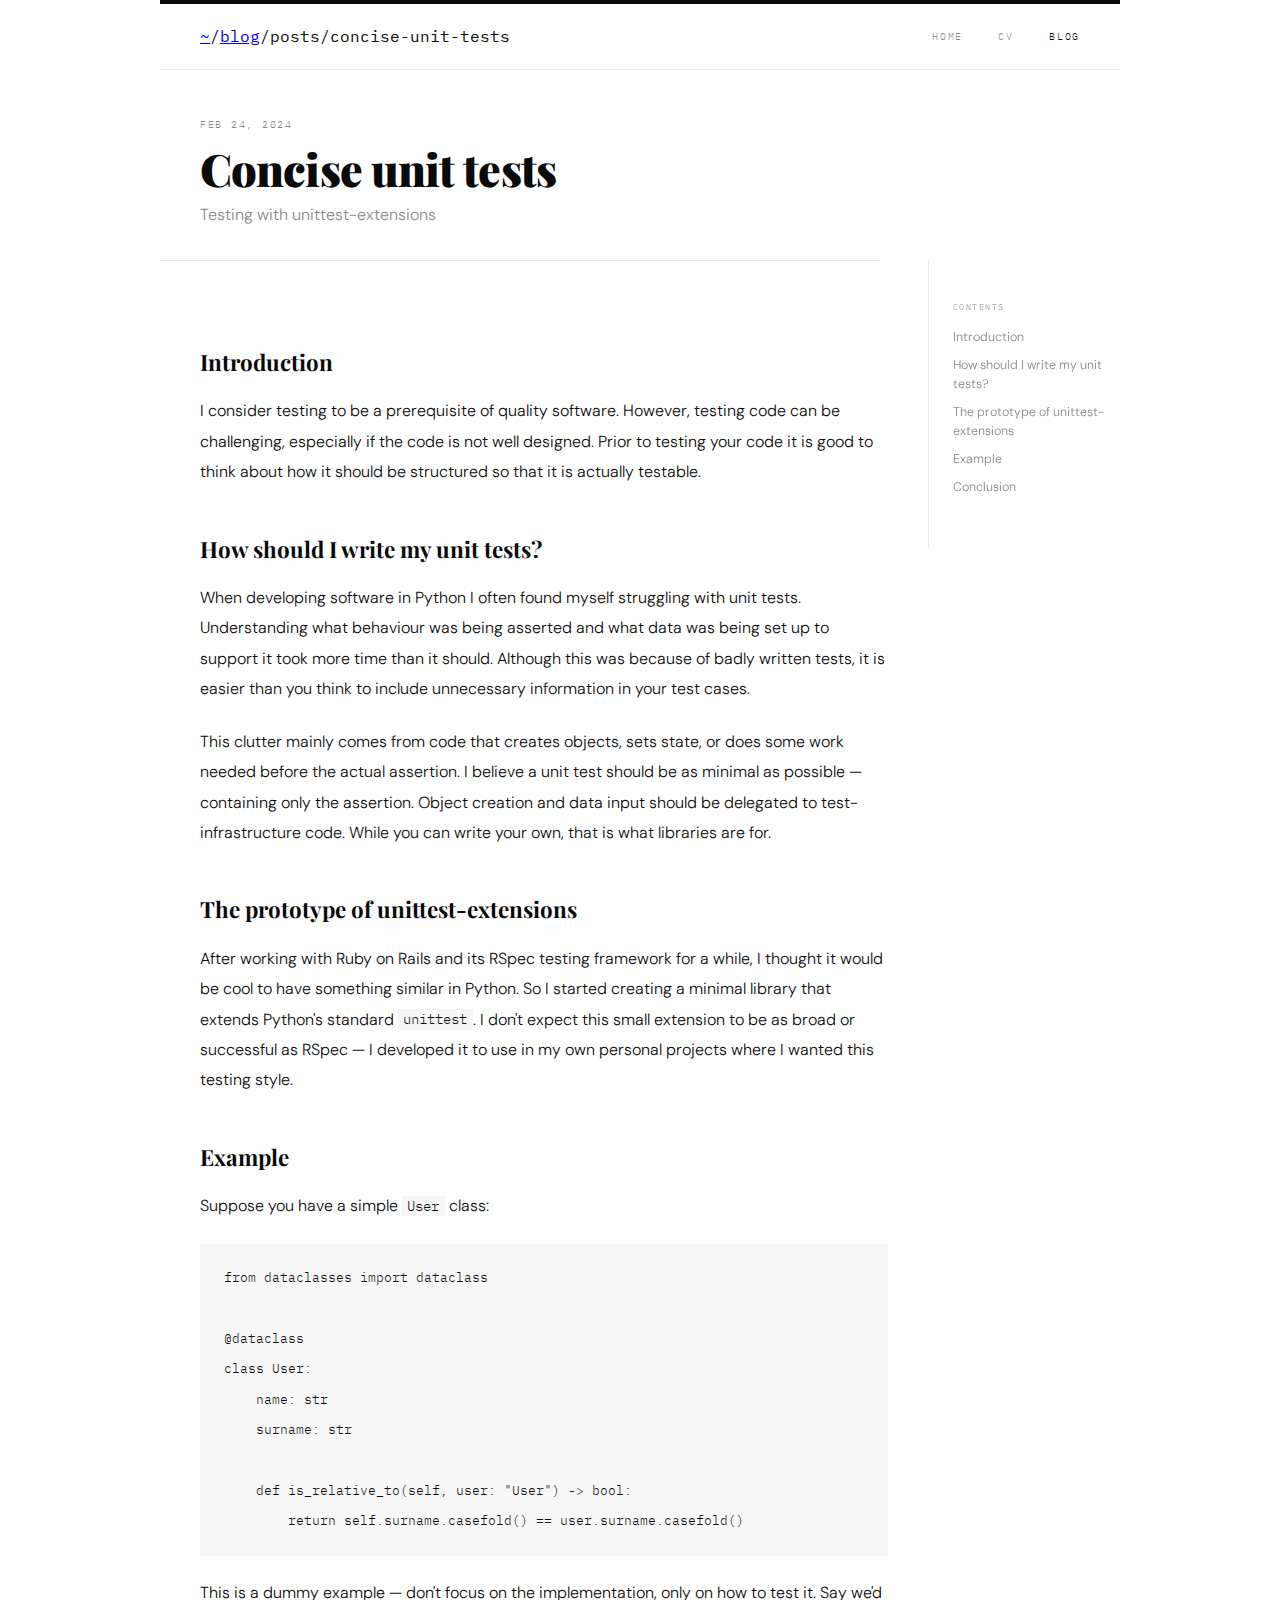
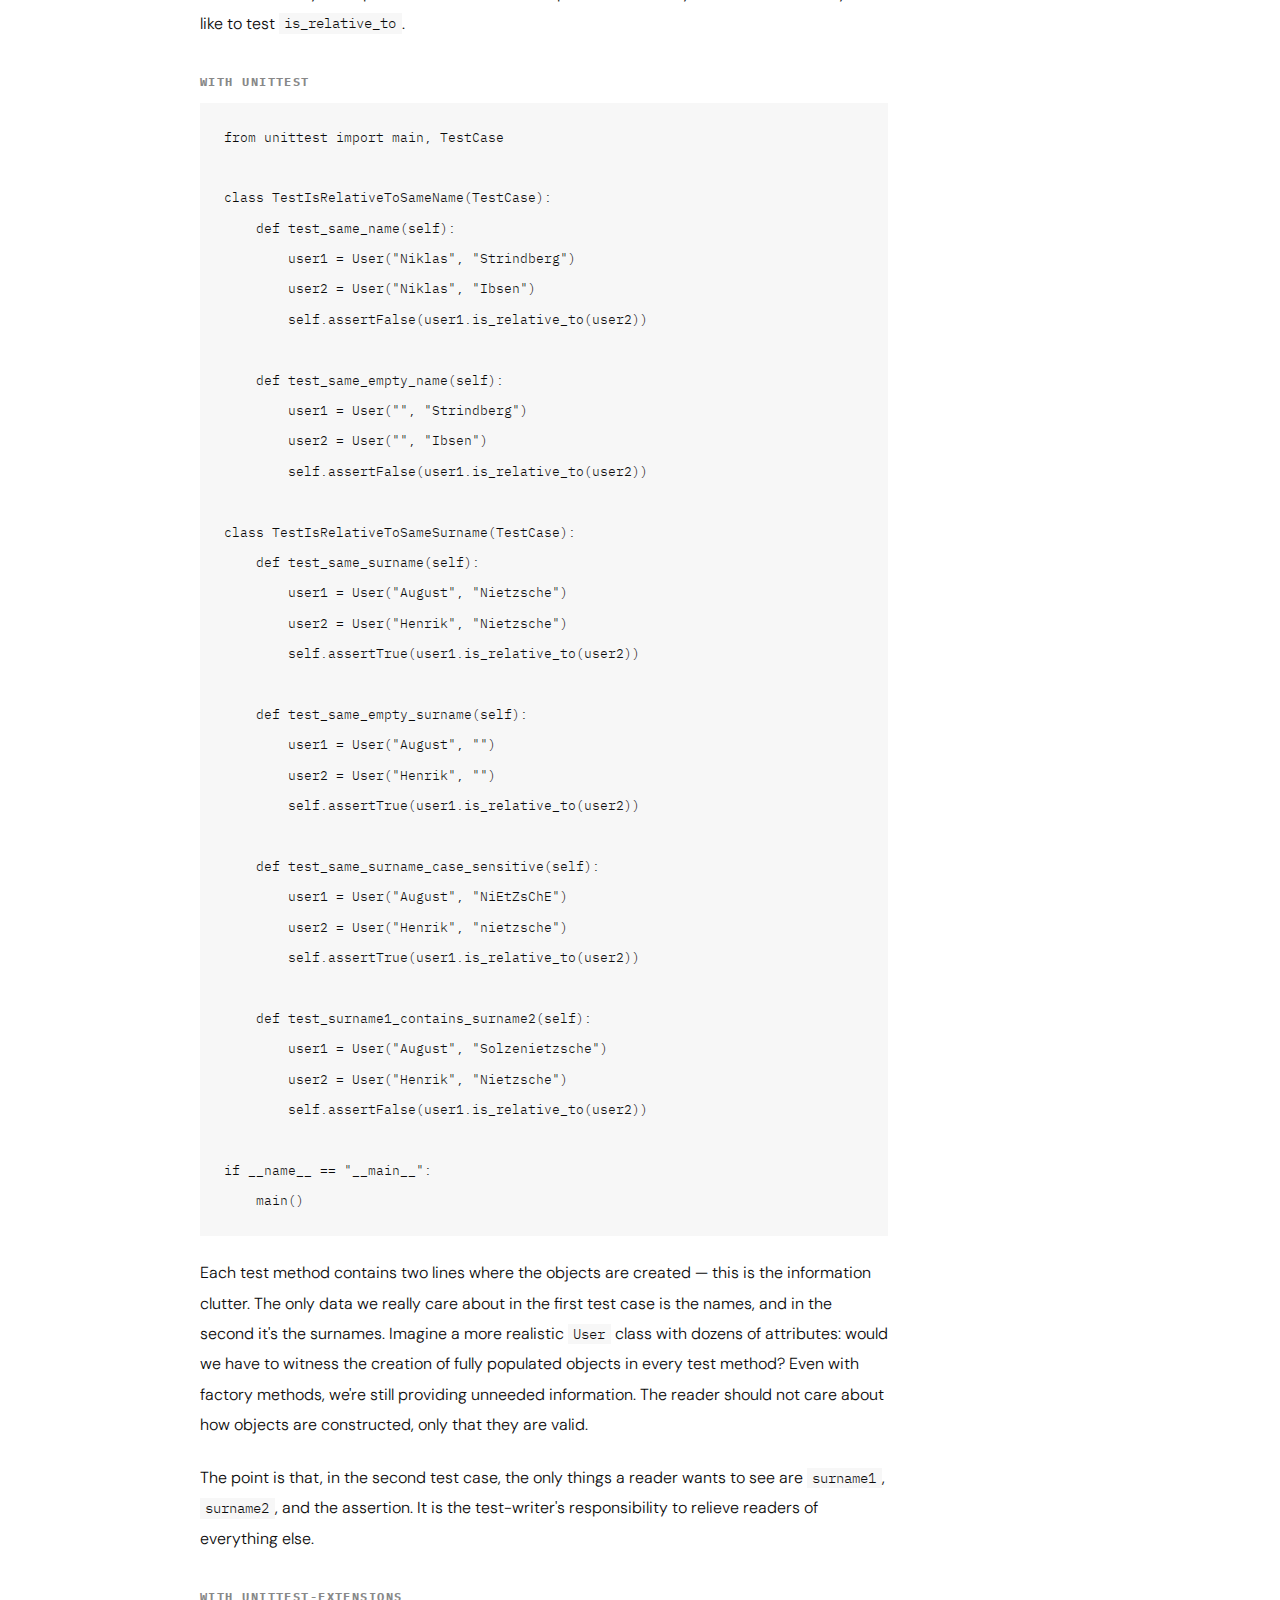
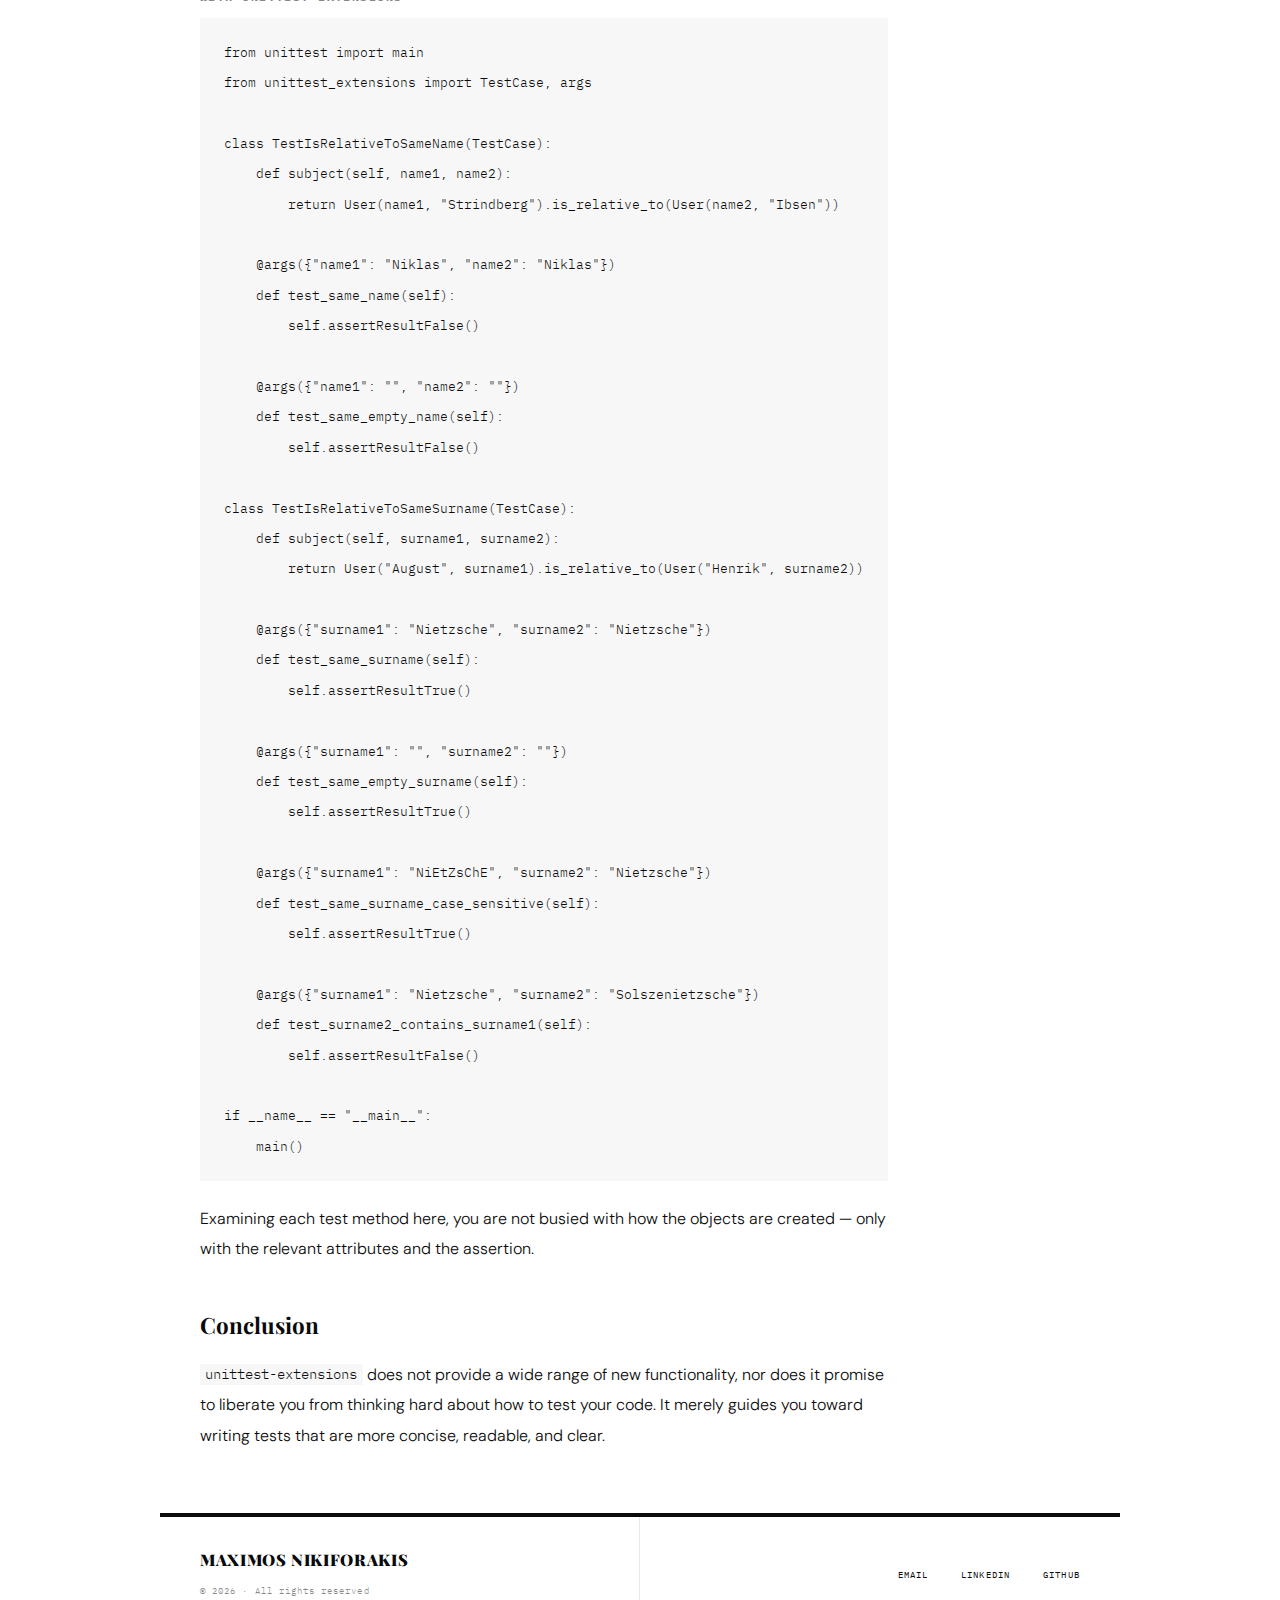
<file: posts/concise-unit-tests.html>
<!DOCTYPE html>
<html lang="en">
<head>
  <meta charset="UTF-8" />
  <meta name="viewport" content="width=device-width, initial-scale=1.0" />
  <title>Concise unit tests — Maximos Nikiforakis</title>
  <meta name="description" content="Testing with unittest-extensions." />
  <link rel="preconnect" href="https://fonts.googleapis.com" />
  <link rel="preconnect" href="https://fonts.gstatic.com" crossorigin />
  <link href="https://fonts.googleapis.com/css2?family=Playfair+Display:ital,wght@0,400;0,700;0,900;1,400;1,700&family=IBM+Plex+Mono:wght@300;400&family=DM+Sans:ital,wght@0,300;0,400;0,500;1,300&display=swap" rel="stylesheet" />
  <link rel="stylesheet" href="../style.css" />
</head>
<body>
  <div class="site">
    <div class="top-rule"></div>

    <nav>
      <span class="nav-logo nav-logo--mono"><a href="../index.html">~</a>/<a href="../blog.html">blog</a>/posts/concise-unit-tests</span>
      <div class="nav-links">
        <a href="../index.html">Home</a>
        <a href="../cv.html">CV</a>
        <a class="active" href="../blog.html">Blog</a>
      </div>
    </nav>

    <div class="post-header">
      <p class="post-eyebrow">Feb 24, 2024</p>
      <h1 class="post-title">Concise unit tests</h1>
      <p class="post-subtitle">Testing with unittest-extensions</p>
    </div>

    <div class="post-layout">
    <div class="post-body">
      <h2 id="introduction">Introduction</h2>
      <p>I consider testing to be a prerequisite of quality software. However, testing code can be challenging, especially if the code is not well designed. Prior to testing your code it is good to think about how it should be structured so that it is actually testable.</p>

      <h2 id="how-to-write">How should I write my unit tests?</h2>
      <p>When developing software in Python I often found myself struggling with unit tests. Understanding what behaviour was being asserted and what data was being set up to support it took more time than it should. Although this was because of badly written tests, it is easier than you think to include unnecessary information in your test cases.</p>
      <p>This clutter mainly comes from code that creates objects, sets state, or does some work needed before the actual assertion. I believe a unit test should be as minimal as possible — containing only the assertion. Object creation and data input should be delegated to test-infrastructure code. While you can write your own, that is what libraries are for.</p>

      <h2 id="prototype">The prototype of unittest-extensions</h2>
      <p>After working with Ruby on Rails and its RSpec testing framework for a while, I thought it would be cool to have something similar in Python. So I started creating a minimal library that extends Python's standard <code>unittest</code>. I don't expect this small extension to be as broad or successful as RSpec — I developed it to use in my own personal projects where I wanted this testing style.</p>

      <h2 id="example">Example</h2>
      <p>Suppose you have a simple <code>User</code> class:</p>
      <pre><code>from dataclasses import dataclass

@dataclass
class User:
    name: str
    surname: str

    def is_relative_to(self, user: "User") -> bool:
        return self.surname.casefold() == user.surname.casefold()</code></pre>
      <p>This is a dummy example — don't focus on the implementation, only on how to test it. Say we'd like to test <code>is_relative_to</code>.</p>

      <h3>With unittest</h3>
      <pre><code>from unittest import main, TestCase

class TestIsRelativeToSameName(TestCase):
    def test_same_name(self):
        user1 = User("Niklas", "Strindberg")
        user2 = User("Niklas", "Ibsen")
        self.assertFalse(user1.is_relative_to(user2))

    def test_same_empty_name(self):
        user1 = User("", "Strindberg")
        user2 = User("", "Ibsen")
        self.assertFalse(user1.is_relative_to(user2))

class TestIsRelativeToSameSurname(TestCase):
    def test_same_surname(self):
        user1 = User("August", "Nietzsche")
        user2 = User("Henrik", "Nietzsche")
        self.assertTrue(user1.is_relative_to(user2))

    def test_same_empty_surname(self):
        user1 = User("August", "")
        user2 = User("Henrik", "")
        self.assertTrue(user1.is_relative_to(user2))

    def test_same_surname_case_sensitive(self):
        user1 = User("August", "NiEtZsChE")
        user2 = User("Henrik", "nietzsche")
        self.assertTrue(user1.is_relative_to(user2))

    def test_surname1_contains_surname2(self):
        user1 = User("August", "Solzenietzsche")
        user2 = User("Henrik", "Nietzsche")
        self.assertFalse(user1.is_relative_to(user2))

if __name__ == "__main__":
    main()</code></pre>
      <p>Each test method contains two lines where the objects are created — this is the information clutter. The only data we really care about in the first test case is the names, and in the second it's the surnames. Imagine a more realistic <code>User</code> class with dozens of attributes: would we have to witness the creation of fully populated objects in every test method? Even with factory methods, we're still providing unneeded information. The reader should not care about how objects are constructed, only that they are valid.</p>
      <p>The point is that, in the second test case, the only things a reader wants to see are <code>surname1</code>, <code>surname2</code>, and the assertion. It is the test-writer's responsibility to relieve readers of everything else.</p>

      <h3>With unittest-extensions</h3>
      <pre><code>from unittest import main
from unittest_extensions import TestCase, args

class TestIsRelativeToSameName(TestCase):
    def subject(self, name1, name2):
        return User(name1, "Strindberg").is_relative_to(User(name2, "Ibsen"))

    @args({"name1": "Niklas", "name2": "Niklas"})
    def test_same_name(self):
        self.assertResultFalse()

    @args({"name1": "", "name2": ""})
    def test_same_empty_name(self):
        self.assertResultFalse()

class TestIsRelativeToSameSurname(TestCase):
    def subject(self, surname1, surname2):
        return User("August", surname1).is_relative_to(User("Henrik", surname2))

    @args({"surname1": "Nietzsche", "surname2": "Nietzsche"})
    def test_same_surname(self):
        self.assertResultTrue()

    @args({"surname1": "", "surname2": ""})
    def test_same_empty_surname(self):
        self.assertResultTrue()

    @args({"surname1": "NiEtZsChE", "surname2": "Nietzsche"})
    def test_same_surname_case_sensitive(self):
        self.assertResultTrue()

    @args({"surname1": "Nietzsche", "surname2": "Solszenietzsche"})
    def test_surname2_contains_surname1(self):
        self.assertResultFalse()

if __name__ == "__main__":
    main()</code></pre>
      <p>Examining each test method here, you are not busied with how the objects are created — only with the relevant attributes and the assertion.</p>

      <h2 id="conclusion">Conclusion</h2>
      <p><code>unittest-extensions</code> does not provide a wide range of new functionality, nor does it promise to liberate you from thinking hard about how to test your code. It merely guides you toward writing tests that are more concise, readable, and clear.</p>
    </div>
    <aside class="post-toc">
      <p class="post-toc-label">Contents</p>
      <a href="#introduction">Introduction</a>
      <a href="#how-to-write">How should I write my unit tests?</a>
      <a href="#prototype">The prototype of unittest-extensions</a>
      <a href="#example">Example</a>
      <a href="#conclusion">Conclusion</a>
    </aside>
    </div>

    <footer>
      <div class="footer-left">
        <span class="footer-logo">Maximos Nikiforakis</span>
        <span class="footer-copy">© 2026 · All rights reserved</span>
      </div>
      <div class="footer-right">
        <a class="footer-link" href="mailto:nikiforos@live.co.uk">Email</a>
        <a class="footer-link" href="https://www.linkedin.com/in/maximos-nikiforakis/" target="_blank" rel="noopener">LinkedIn</a>
        <a class="footer-link" href="https://github.com/Maxcode123" target="_blank" rel="noopener">GitHub</a>
      </div>
    </footer>
  </div>
</body>
</html>
</file>
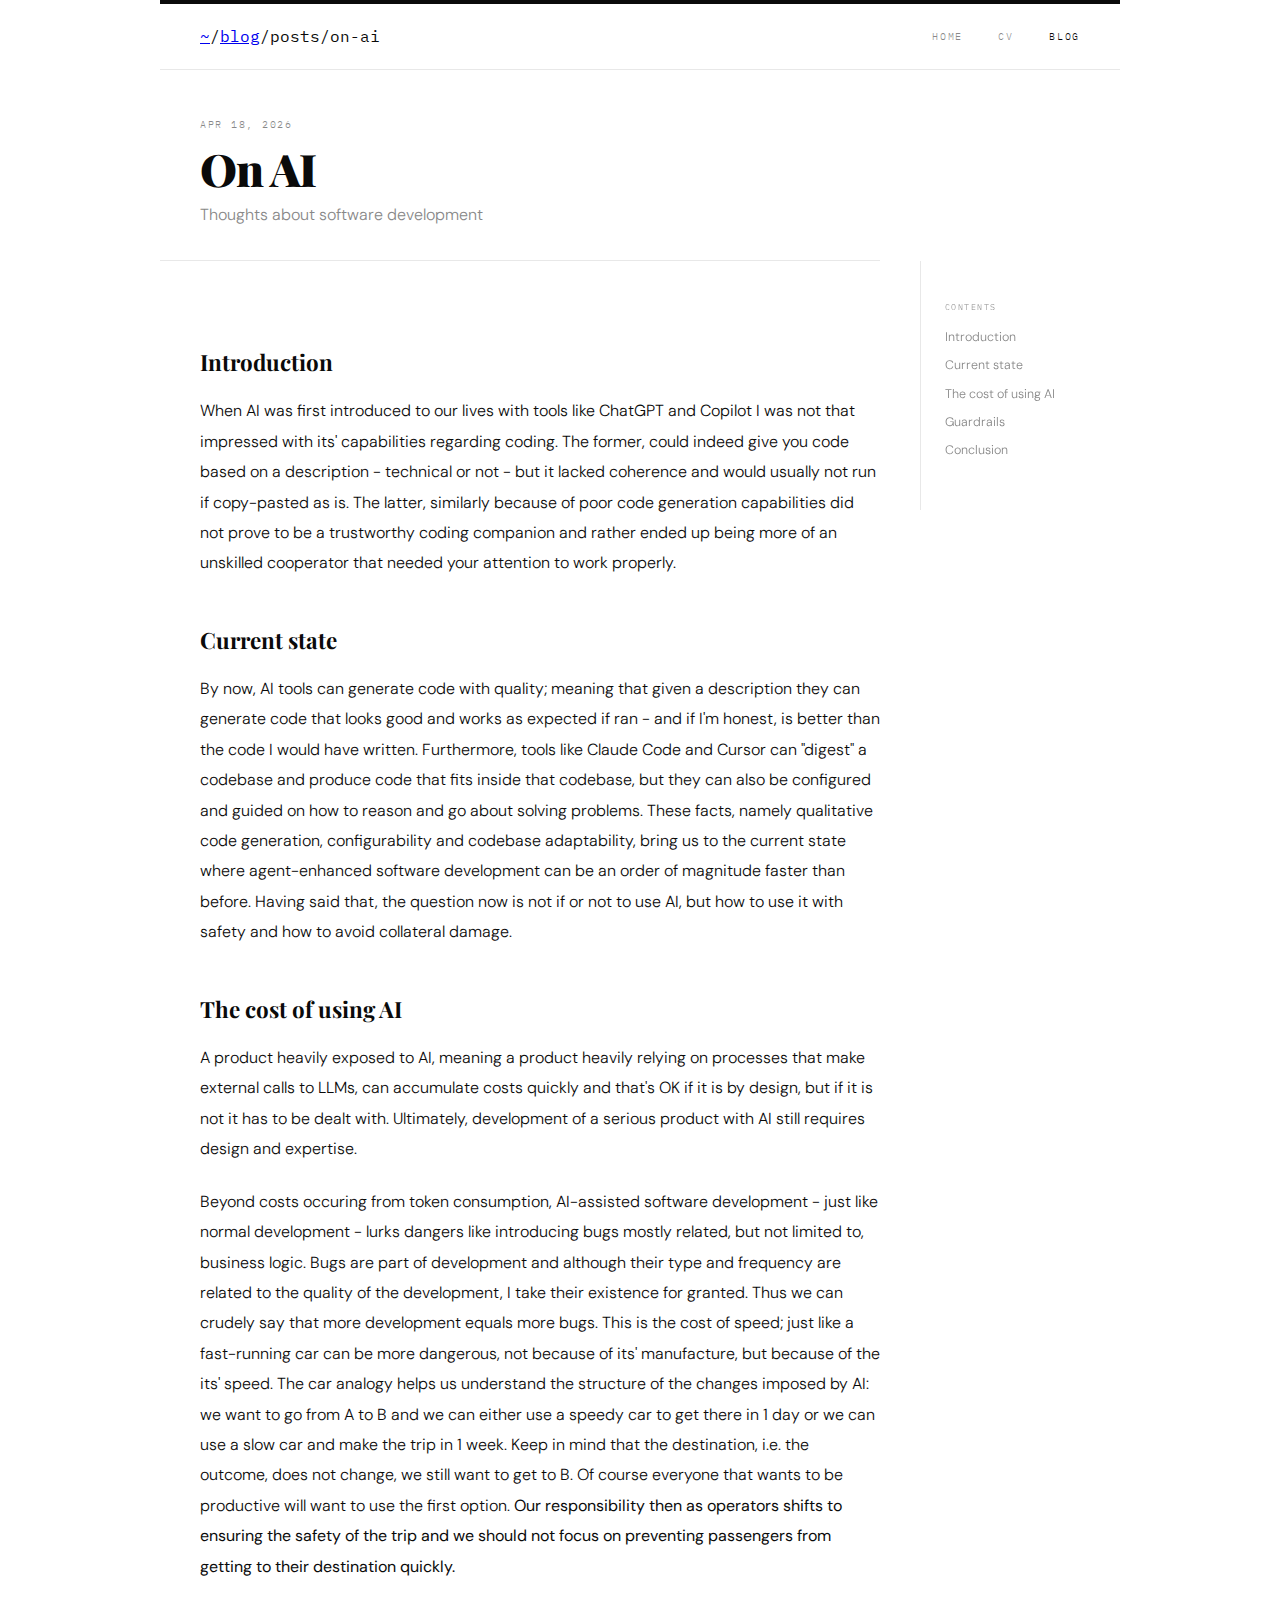
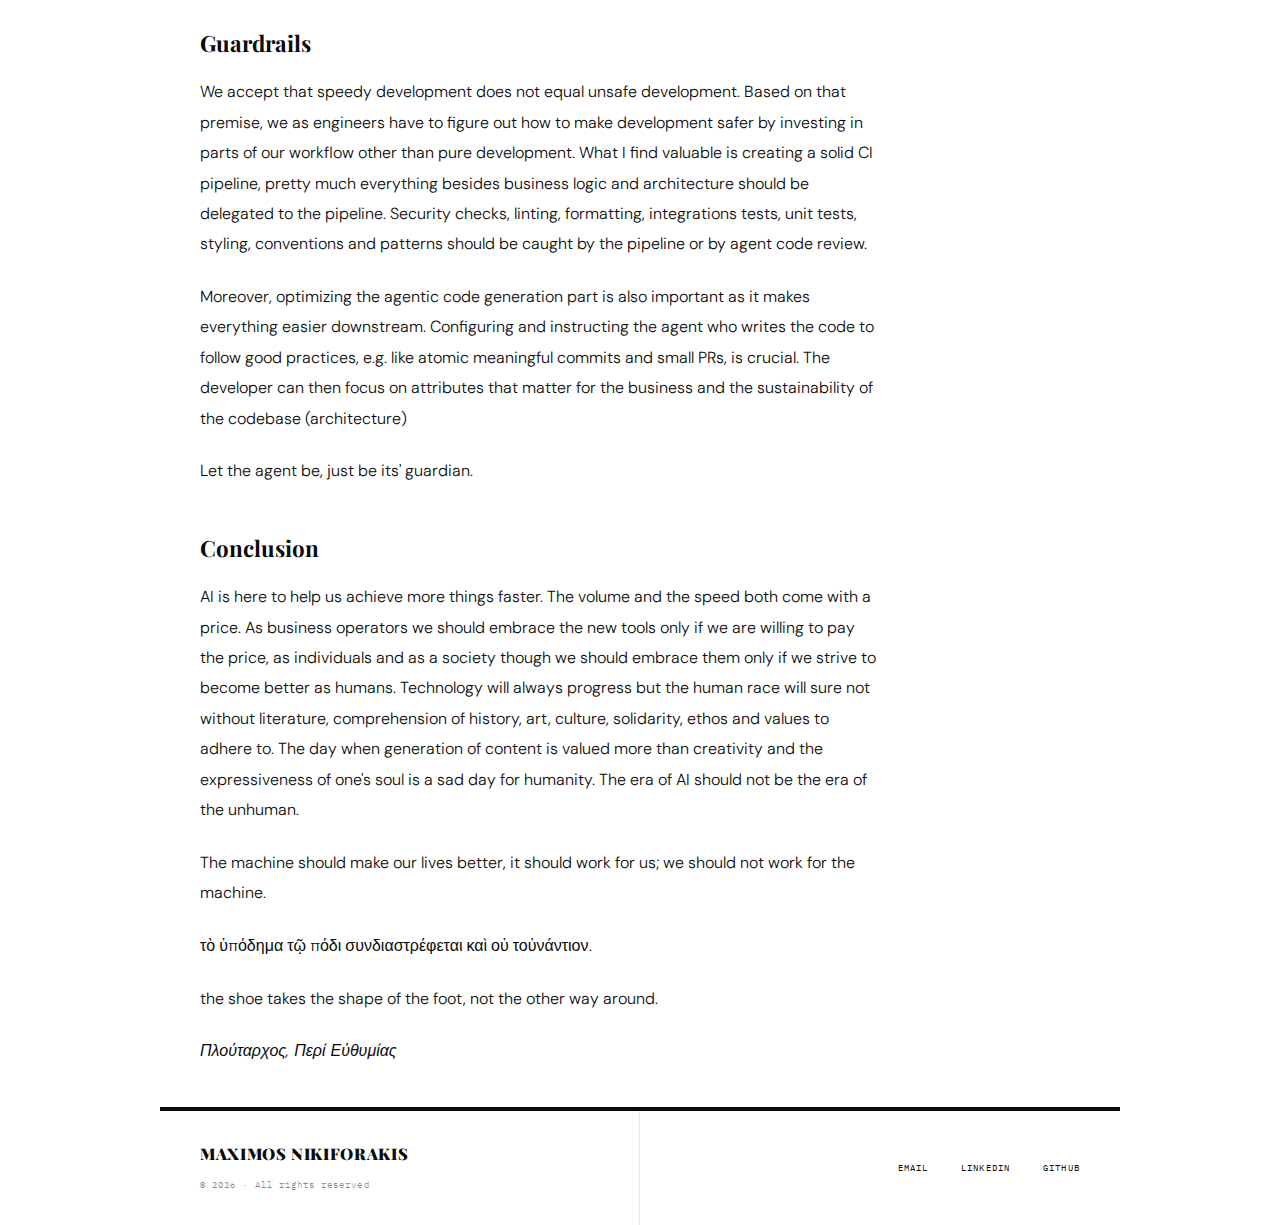
<file: posts/on-ai.html>
<!DOCTYPE html>
<html lang="en">
<head>
  <meta charset="UTF-8" />
  <meta name="viewport" content="width=device-width, initial-scale=1.0" />
  <title>On AI — Maximos Nikiforakis</title>
  <meta name="description" content="Thoughts about software development." />
  <link rel="preconnect" href="https://fonts.googleapis.com" />
  <link rel="preconnect" href="https://fonts.gstatic.com" crossorigin />
  <link href="https://fonts.googleapis.com/css2?family=Playfair+Display:ital,wght@0,400;0,700;0,900;1,400;1,700&family=IBM+Plex+Mono:wght@300;400&family=DM+Sans:ital,wght@0,300;0,400;0,500;1,300&display=swap" rel="stylesheet" />
  <link rel="stylesheet" href="../style.css" />
</head>
<body>
  <div class="site">
    <div class="top-rule"></div>

    <nav>
      <span class="nav-logo nav-logo--mono"><a href="../index.html">~</a>/<a href="../blog.html">blog</a>/posts/on-ai</span>
      <div class="nav-links">
        <a href="../index.html">Home</a>
        <a href="../cv.html">CV</a>
        <a class="active" href="../blog.html">Blog</a>
      </div>
    </nav>

    <div class="post-header">
      <p class="post-eyebrow">Apr 18, 2026</p>
      <h1 class="post-title">On AI</h1>
      <p class="post-subtitle">Thoughts about software development</p>
    </div>

    <div class="post-layout">
    <div class="post-body">
      <h2 id="introduction">Introduction</h2>
      <p>When AI was first introduced to our lives with tools like ChatGPT and Copilot I was not that impressed with its' capabilities regarding coding. The former, could indeed give you code based on a description - technical or not - but it lacked coherence and would usually not run if copy-pasted as is. The latter, similarly because of poor code generation capabilities did not prove to be a trustworthy coding companion and rather ended up being more of an unskilled cooperator that needed your attention to work properly.</p>

      <h2 id="current-state">Current state</h2>
      <p>By now, AI tools can generate code with quality; meaning that given a description they can generate code that looks good and works as expected if ran - and if I'm honest, is better than the code I would have written. Furthermore, tools like Claude Code and Cursor can "digest" a codebase and produce code that fits inside that codebase, but they can also be configured and guided on how to reason and go about solving problems. These facts, namely qualitative code generation, configurability and codebase adaptability, bring us to the current state where agent-enhanced software development can be an order of magnitude faster than before. Having said that, the question now is not if or not to use AI, but how to use it with safety and how to avoid collateral damage.</p>

     <h2 id="what-is-the-cost">The cost of using AI</h2>
     <p>A product heavily exposed to AI, meaning a product heavily relying on processes that make external calls to LLMs, can accumulate costs quickly and that's OK if it is by design, but if it is not it has to be dealt with. Ultimately, development of a serious product with AI still requires design and expertise.</p>
     <p>Beyond costs occuring from token consumption, AI-assisted software development - just like normal development - lurks dangers like introducing bugs mostly related, but not limited to, business logic. Bugs are part of development and although their type and frequency are related to the quality of the development, I take their existence for granted. Thus we can crudely say that more development equals more bugs. This is the cost of speed; just like a fast-running car can be more dangerous, not because of its' manufacture, but because of the its' speed. The car analogy helps us understand the structure of the changes imposed by AI: we want to go from A to B and we can either use a speedy car to get there in 1 day or we can use a slow car and make the trip in 1 week. Keep in mind that the destination, i.e. the outcome, does not change, we still want to get to B. Of course everyone that wants to be productive will want to use the first option. <strong>Our responsibility then as operators shifts to ensuring the safety of the trip and we should not focus on preventing passengers from getting to their destination quickly.</strong></p>

     <h2 id="guardrails">Guardrails</h2>
     <p>We accept that speedy development does not equal unsafe development. Based on that premise, we as engineers have to figure out how to make development safer by investing in parts of our workflow other than pure development. What I find valuable is creating a solid CI pipeline, pretty much everything besides business logic and architecture should be delegated to the pipeline. Security checks, linting, formatting, integrations tests, unit tests, styling, conventions and patterns should be caught by the pipeline or by agent code review.</p>
    <p> Moreover, optimizing the agentic code generation part is also important as it makes everything easier downstream. Configuring and instructing the agent who writes the code to follow good practices, e.g. like atomic meaningful commits and small PRs, is crucial. The developer can then focus on attributes that matter for the business and the sustainability of the codebase (architecture)</p>
     <p>Let the agent be, just be its' guardian.</p>

      <h2 id="conclusion">Conclusion</h2>
      <p>AI is here to help us achieve more things faster. The volume and the speed both come with a price. As business operators we should embrace the new tools only if we are willing to pay the price, as individuals and as a society though we should embrace them only if we strive to become better as humans. Technology will always progress but the human race will sure not without literature, comprehension of history, art, culture, solidarity, ethos and values to adhere to. The day when generation of content is valued more than creativity and the expressiveness of one's soul is a sad day for humanity.  The era of AI should not be the era of the unhuman.</p>
      <p>The machine should make our lives better, it should work for us; we should not work for the machine.</p>
      <blockquote class="post-quote">
        <p>τὸ ὑπόδημα τῷ πόδι συνδιαστρέφεται καὶ οὐ τοὐνάντιον.</p>
        <p>the shoe takes the shape of the foot, not the other way around.</p>
        <cite>Πλούταρχος, Περί Εὐθυμίας</cite>
      </blockquote>
    </div>
    <aside class="post-toc">
      <p class="post-toc-label">Contents</p>
      <a href="#introduction">Introduction</a>
      <a href="#current-state">Current state</a>
      <a href="#what-is-the-cost">The cost of using AI</a>
      <a href="#guardrails">Guardrails</a>
      <a href="#conclusion">Conclusion</a>
    </aside>
    </div>

    <footer>
      <div class="footer-left">
        <span class="footer-logo">Maximos Nikiforakis</span>
        <span class="footer-copy">© 2026 · All rights reserved</span>
      </div>
      <div class="footer-right">
        <a class="footer-link" href="mailto:nikiforos@live.co.uk">Email</a>
        <a class="footer-link" href="https://www.linkedin.com/in/maximos-nikiforakis/" target="_blank" rel="noopener">LinkedIn</a>
        <a class="footer-link" href="https://github.com/Maxcode123" target="_blank" rel="noopener">GitHub</a>
      </div>
    </footer>
  </div>
</body>
</html>
</file>
<file: assets/output.css>
*, ::before, ::after {
  --tw-border-spacing-x: 0;
  --tw-border-spacing-y: 0;
  --tw-translate-x: 0;
  --tw-translate-y: 0;
  --tw-rotate: 0;
  --tw-skew-x: 0;
  --tw-skew-y: 0;
  --tw-scale-x: 1;
  --tw-scale-y: 1;
  --tw-pan-x:  ;
  --tw-pan-y:  ;
  --tw-pinch-zoom:  ;
  --tw-scroll-snap-strictness: proximity;
  --tw-gradient-from-position:  ;
  --tw-gradient-via-position:  ;
  --tw-gradient-to-position:  ;
  --tw-ordinal:  ;
  --tw-slashed-zero:  ;
  --tw-numeric-figure:  ;
  --tw-numeric-spacing:  ;
  --tw-numeric-fraction:  ;
  --tw-ring-inset:  ;
  --tw-ring-offset-width: 0px;
  --tw-ring-offset-color: #fff;
  --tw-ring-color: rgb(59 130 246 / 0.5);
  --tw-ring-offset-shadow: 0 0 #0000;
  --tw-ring-shadow: 0 0 #0000;
  --tw-shadow: 0 0 #0000;
  --tw-shadow-colored: 0 0 #0000;
  --tw-blur:  ;
  --tw-brightness:  ;
  --tw-contrast:  ;
  --tw-grayscale:  ;
  --tw-hue-rotate:  ;
  --tw-invert:  ;
  --tw-saturate:  ;
  --tw-sepia:  ;
  --tw-drop-shadow:  ;
  --tw-backdrop-blur:  ;
  --tw-backdrop-brightness:  ;
  --tw-backdrop-contrast:  ;
  --tw-backdrop-grayscale:  ;
  --tw-backdrop-hue-rotate:  ;
  --tw-backdrop-invert:  ;
  --tw-backdrop-opacity:  ;
  --tw-backdrop-saturate:  ;
  --tw-backdrop-sepia:  ;
  --tw-contain-size:  ;
  --tw-contain-layout:  ;
  --tw-contain-paint:  ;
  --tw-contain-style:  ;
}

::backdrop {
  --tw-border-spacing-x: 0;
  --tw-border-spacing-y: 0;
  --tw-translate-x: 0;
  --tw-translate-y: 0;
  --tw-rotate: 0;
  --tw-skew-x: 0;
  --tw-skew-y: 0;
  --tw-scale-x: 1;
  --tw-scale-y: 1;
  --tw-pan-x:  ;
  --tw-pan-y:  ;
  --tw-pinch-zoom:  ;
  --tw-scroll-snap-strictness: proximity;
  --tw-gradient-from-position:  ;
  --tw-gradient-via-position:  ;
  --tw-gradient-to-position:  ;
  --tw-ordinal:  ;
  --tw-slashed-zero:  ;
  --tw-numeric-figure:  ;
  --tw-numeric-spacing:  ;
  --tw-numeric-fraction:  ;
  --tw-ring-inset:  ;
  --tw-ring-offset-width: 0px;
  --tw-ring-offset-color: #fff;
  --tw-ring-color: rgb(59 130 246 / 0.5);
  --tw-ring-offset-shadow: 0 0 #0000;
  --tw-ring-shadow: 0 0 #0000;
  --tw-shadow: 0 0 #0000;
  --tw-shadow-colored: 0 0 #0000;
  --tw-blur:  ;
  --tw-brightness:  ;
  --tw-contrast:  ;
  --tw-grayscale:  ;
  --tw-hue-rotate:  ;
  --tw-invert:  ;
  --tw-saturate:  ;
  --tw-sepia:  ;
  --tw-drop-shadow:  ;
  --tw-backdrop-blur:  ;
  --tw-backdrop-brightness:  ;
  --tw-backdrop-contrast:  ;
  --tw-backdrop-grayscale:  ;
  --tw-backdrop-hue-rotate:  ;
  --tw-backdrop-invert:  ;
  --tw-backdrop-opacity:  ;
  --tw-backdrop-saturate:  ;
  --tw-backdrop-sepia:  ;
  --tw-contain-size:  ;
  --tw-contain-layout:  ;
  --tw-contain-paint:  ;
  --tw-contain-style:  ;
}

/*
! tailwindcss v3.4.16 | MIT License | https://tailwindcss.com
*/

/*
1. Prevent padding and border from affecting element width. (https://github.com/mozdevs/cssremedy/issues/4)
2. Allow adding a border to an element by just adding a border-width. (https://github.com/tailwindcss/tailwindcss/pull/116)
*/

*,
::before,
::after {
  box-sizing: border-box;
  /* 1 */
  border-width: 0;
  /* 2 */
  border-style: solid;
  /* 2 */
  border-color: #e5e7eb;
  /* 2 */
}

::before,
::after {
  --tw-content: '';
}

/*
1. Use a consistent sensible line-height in all browsers.
2. Prevent adjustments of font size after orientation changes in iOS.
3. Use a more readable tab size.
4. Use the user's configured `sans` font-family by default.
5. Use the user's configured `sans` font-feature-settings by default.
6. Use the user's configured `sans` font-variation-settings by default.
7. Disable tap highlights on iOS
*/

html,
:host {
  line-height: 1.5;
  /* 1 */
  -webkit-text-size-adjust: 100%;
  /* 2 */
  -moz-tab-size: 4;
  /* 3 */
  -o-tab-size: 4;
     tab-size: 4;
  /* 3 */
  font-family: Fira Sans, sans-serif;
  /* 4 */
  font-feature-settings: normal;
  /* 5 */
  font-variation-settings: normal;
  /* 6 */
  -webkit-tap-highlight-color: transparent;
  /* 7 */
}

/*
1. Remove the margin in all browsers.
2. Inherit line-height from `html` so users can set them as a class directly on the `html` element.
*/

body {
  margin: 0;
  /* 1 */
  line-height: inherit;
  /* 2 */
}

/*
1. Add the correct height in Firefox.
2. Correct the inheritance of border color in Firefox. (https://bugzilla.mozilla.org/show_bug.cgi?id=190655)
3. Ensure horizontal rules are visible by default.
*/

hr {
  height: 0;
  /* 1 */
  color: inherit;
  /* 2 */
  border-top-width: 1px;
  /* 3 */
}

/*
Add the correct text decoration in Chrome, Edge, and Safari.
*/

abbr:where([title]) {
  -webkit-text-decoration: underline dotted;
          text-decoration: underline dotted;
}

/*
Remove the default font size and weight for headings.
*/

h1,
h2,
h3,
h4,
h5,
h6 {
  font-size: inherit;
  font-weight: inherit;
}

/*
Reset links to optimize for opt-in styling instead of opt-out.
*/

a {
  color: inherit;
  text-decoration: inherit;
}

/*
Add the correct font weight in Edge and Safari.
*/

b,
strong {
  font-weight: bolder;
}

/*
1. Use the user's configured `mono` font-family by default.
2. Use the user's configured `mono` font-feature-settings by default.
3. Use the user's configured `mono` font-variation-settings by default.
4. Correct the odd `em` font sizing in all browsers.
*/

code,
kbd,
samp,
pre {
  font-family: ui-monospace, SFMono-Regular, Menlo, Monaco, Consolas, "Liberation Mono", "Courier New", monospace;
  /* 1 */
  font-feature-settings: normal;
  /* 2 */
  font-variation-settings: normal;
  /* 3 */
  font-size: 1em;
  /* 4 */
}

/*
Add the correct font size in all browsers.
*/

small {
  font-size: 80%;
}

/*
Prevent `sub` and `sup` elements from affecting the line height in all browsers.
*/

sub,
sup {
  font-size: 75%;
  line-height: 0;
  position: relative;
  vertical-align: baseline;
}

sub {
  bottom: -0.25em;
}

sup {
  top: -0.5em;
}

/*
1. Remove text indentation from table contents in Chrome and Safari. (https://bugs.chromium.org/p/chromium/issues/detail?id=999088, https://bugs.webkit.org/show_bug.cgi?id=201297)
2. Correct table border color inheritance in all Chrome and Safari. (https://bugs.chromium.org/p/chromium/issues/detail?id=935729, https://bugs.webkit.org/show_bug.cgi?id=195016)
3. Remove gaps between table borders by default.
*/

table {
  text-indent: 0;
  /* 1 */
  border-color: inherit;
  /* 2 */
  border-collapse: collapse;
  /* 3 */
}

/*
1. Change the font styles in all browsers.
2. Remove the margin in Firefox and Safari.
3. Remove default padding in all browsers.
*/

button,
input,
optgroup,
select,
textarea {
  font-family: inherit;
  /* 1 */
  font-feature-settings: inherit;
  /* 1 */
  font-variation-settings: inherit;
  /* 1 */
  font-size: 100%;
  /* 1 */
  font-weight: inherit;
  /* 1 */
  line-height: inherit;
  /* 1 */
  letter-spacing: inherit;
  /* 1 */
  color: inherit;
  /* 1 */
  margin: 0;
  /* 2 */
  padding: 0;
  /* 3 */
}

/*
Remove the inheritance of text transform in Edge and Firefox.
*/

button,
select {
  text-transform: none;
}

/*
1. Correct the inability to style clickable types in iOS and Safari.
2. Remove default button styles.
*/

button,
input:where([type='button']),
input:where([type='reset']),
input:where([type='submit']) {
  -webkit-appearance: button;
  /* 1 */
  background-color: transparent;
  /* 2 */
  background-image: none;
  /* 2 */
}

/*
Use the modern Firefox focus style for all focusable elements.
*/

:-moz-focusring {
  outline: auto;
}

/*
Remove the additional `:invalid` styles in Firefox. (https://github.com/mozilla/gecko-dev/blob/2f9eacd9d3d995c937b4251a5557d95d494c9be1/layout/style/res/forms.css#L728-L737)
*/

:-moz-ui-invalid {
  box-shadow: none;
}

/*
Add the correct vertical alignment in Chrome and Firefox.
*/

progress {
  vertical-align: baseline;
}

/*
Correct the cursor style of increment and decrement buttons in Safari.
*/

::-webkit-inner-spin-button,
::-webkit-outer-spin-button {
  height: auto;
}

/*
1. Correct the odd appearance in Chrome and Safari.
2. Correct the outline style in Safari.
*/

[type='search'] {
  -webkit-appearance: textfield;
  /* 1 */
  outline-offset: -2px;
  /* 2 */
}

/*
Remove the inner padding in Chrome and Safari on macOS.
*/

::-webkit-search-decoration {
  -webkit-appearance: none;
}

/*
1. Correct the inability to style clickable types in iOS and Safari.
2. Change font properties to `inherit` in Safari.
*/

::-webkit-file-upload-button {
  -webkit-appearance: button;
  /* 1 */
  font: inherit;
  /* 2 */
}

/*
Add the correct display in Chrome and Safari.
*/

summary {
  display: list-item;
}

/*
Removes the default spacing and border for appropriate elements.
*/

blockquote,
dl,
dd,
h1,
h2,
h3,
h4,
h5,
h6,
hr,
figure,
p,
pre {
  margin: 0;
}

fieldset {
  margin: 0;
  padding: 0;
}

legend {
  padding: 0;
}

ol,
ul,
menu {
  list-style: none;
  margin: 0;
  padding: 0;
}

/*
Reset default styling for dialogs.
*/

dialog {
  padding: 0;
}

/*
Prevent resizing textareas horizontally by default.
*/

textarea {
  resize: vertical;
}

/*
1. Reset the default placeholder opacity in Firefox. (https://github.com/tailwindlabs/tailwindcss/issues/3300)
2. Set the default placeholder color to the user's configured gray 400 color.
*/

input::-moz-placeholder, textarea::-moz-placeholder {
  opacity: 1;
  /* 1 */
  color: #9ca3af;
  /* 2 */
}

input::placeholder,
textarea::placeholder {
  opacity: 1;
  /* 1 */
  color: #9ca3af;
  /* 2 */
}

/*
Set the default cursor for buttons.
*/

button,
[role="button"] {
  cursor: pointer;
}

/*
Make sure disabled buttons don't get the pointer cursor.
*/

:disabled {
  cursor: default;
}

/*
1. Make replaced elements `display: block` by default. (https://github.com/mozdevs/cssremedy/issues/14)
2. Add `vertical-align: middle` to align replaced elements more sensibly by default. (https://github.com/jensimmons/cssremedy/issues/14#issuecomment-634934210)
   This can trigger a poorly considered lint error in some tools but is included by design.
*/

img,
svg,
video,
canvas,
audio,
iframe,
embed,
object {
  display: block;
  /* 1 */
  vertical-align: middle;
  /* 2 */
}

/*
Constrain images and videos to the parent width and preserve their intrinsic aspect ratio. (https://github.com/mozdevs/cssremedy/issues/14)
*/

img,
video {
  max-width: 100%;
  height: auto;
}

/* Make elements with the HTML hidden attribute stay hidden by default */

[hidden]:where(:not([hidden="until-found"])) {
  display: none;
}

.absolute {
  position: absolute;
}

.relative {
  position: relative;
}

.-inset-x-4 {
  left: -1rem;
  right: -1rem;
}

.-inset-y-6 {
  top: -1.5rem;
  bottom: -1.5rem;
}

.z-0 {
  z-index: 0;
}

.z-10 {
  z-index: 10;
}

.z-20 {
  z-index: 20;
}

.mx-auto {
  margin-left: auto;
  margin-right: auto;
}

.ml-4 {
  margin-left: 1rem;
}

.mt-16 {
  margin-top: 4rem;
}

.mt-2 {
  margin-top: 0.5rem;
}

.mt-4 {
  margin-top: 1rem;
}

.mt-6 {
  margin-top: 1.5rem;
}

.mt-8 {
  margin-top: 2rem;
}

.block {
  display: block;
}

.flex {
  display: flex;
}

.inline-flex {
  display: inline-flex;
}

.grid {
  display: grid;
}

.h-12 {
  height: 3rem;
}

.h-4 {
  height: 1rem;
}

.h-6 {
  height: 1.5rem;
}

.w-12 {
  width: 3rem;
}

.w-4 {
  width: 1rem;
}

.w-48 {
  width: 12rem;
}

.w-6 {
  width: 1.5rem;
}

.max-w-2xl {
  max-width: 42rem;
}

.max-w-7xl {
  max-width: 80rem;
}

.flex-none {
  flex: none;
}

.-translate-y-0\.5 {
  --tw-translate-y: -0.125rem;
  transform: translate(var(--tw-translate-x), var(--tw-translate-y)) rotate(var(--tw-rotate)) skewX(var(--tw-skew-x)) skewY(var(--tw-skew-y)) scaleX(var(--tw-scale-x)) scaleY(var(--tw-scale-y));
}

.rotate-3 {
  --tw-rotate: 3deg;
  transform: translate(var(--tw-translate-x), var(--tw-translate-y)) rotate(var(--tw-rotate)) skewX(var(--tw-skew-x)) skewY(var(--tw-skew-y)) scaleX(var(--tw-scale-x)) scaleY(var(--tw-scale-y));
}

.scale-95 {
  --tw-scale-x: .95;
  --tw-scale-y: .95;
  transform: translate(var(--tw-translate-x), var(--tw-translate-y)) rotate(var(--tw-rotate)) skewX(var(--tw-skew-x)) skewY(var(--tw-skew-y)) scaleX(var(--tw-scale-x)) scaleY(var(--tw-scale-y));
}

.grid-cols-1 {
  grid-template-columns: repeat(1, minmax(0, 1fr));
}

.flex-col {
  flex-direction: column;
}

.items-start {
  align-items: flex-start;
}

.items-center {
  align-items: center;
}

.justify-center {
  justify-content: center;
}

.gap-2 {
  gap: 0.5rem;
}

.gap-x-12 {
  -moz-column-gap: 3rem;
       column-gap: 3rem;
}

.gap-y-16 {
  row-gap: 4rem;
}

.space-y-7 > :not([hidden]) ~ :not([hidden]) {
  --tw-space-y-reverse: 0;
  margin-top: calc(1.75rem * calc(1 - var(--tw-space-y-reverse)));
  margin-bottom: calc(1.75rem * var(--tw-space-y-reverse));
}

.overflow-hidden {
  overflow: hidden;
}

.rounded-md {
  border-radius: 0.375rem;
}

.border {
  border-width: 1px;
}

.border-t {
  border-top-width: 1px;
}

.border-davys-grey {
  --tw-border-opacity: 1;
  border-color: rgb(87 84 74 / var(--tw-border-opacity, 1));
}

.border-laurel-green {
  --tw-border-opacity: 1;
  border-color: rgb(180 175 154 / var(--tw-border-opacity, 1));
}

.bg-dark-vanilla {
  --tw-bg-opacity: 1;
  background-color: rgb(205 200 176 / var(--tw-bg-opacity, 1));
}

.bg-lime {
  --tw-bg-opacity: 1;
  background-color: rgb(247 254 231 / var(--tw-bg-opacity, 1));
}

.bg-transparent {
  background-color: transparent;
}

.fill-wenge {
  fill: #635F54;
}

.stroke-wenge {
  stroke: #635F54;
}

.p-8 {
  padding: 2rem;
}

.px-2\.5 {
  padding-left: 0.625rem;
  padding-right: 0.625rem;
}

.px-3 {
  padding-left: 0.75rem;
  padding-right: 0.75rem;
}

.px-4 {
  padding-left: 1rem;
  padding-right: 1rem;
}

.py-2 {
  padding-top: 0.5rem;
  padding-bottom: 0.5rem;
}

.py-8 {
  padding-top: 2rem;
  padding-bottom: 2rem;
}

.pb-2 {
  padding-bottom: 0.5rem;
}

.pt-8 {
  padding-top: 2rem;
}

.text-3xl {
  font-size: 1.875rem;
  line-height: 2.25rem;
}

.text-4xl {
  font-size: 2.25rem;
  line-height: 2.5rem;
}

.text-base {
  font-size: 1rem;
  line-height: 1.5rem;
}

.text-lg {
  font-size: 1.125rem;
  line-height: 1.75rem;
}

.text-sm {
  font-size: 0.875rem;
  line-height: 1.25rem;
}

.text-xl {
  font-size: 1.25rem;
  line-height: 1.75rem;
}

.font-black {
  font-weight: 900;
}

.font-bold {
  font-weight: 700;
}

.font-extrabold {
  font-weight: 800;
}

.font-medium {
  font-weight: 500;
}

.font-normal {
  font-weight: 400;
}

.font-semibold {
  font-weight: 600;
}

.leading-8 {
  line-height: 2rem;
}

.tracking-normal {
  letter-spacing: 0em;
}

.tracking-tight {
  letter-spacing: -0.025em;
}

.text-davys-grey {
  --tw-text-opacity: 1;
  color: rgb(87 84 74 / var(--tw-text-opacity, 1));
}

.text-jet {
  --tw-text-opacity: 1;
  color: rgb(54 54 54 / var(--tw-text-opacity, 1));
}

.text-olive-drab {
  --tw-text-opacity: 1;
  color: rgb(78 75 66 / var(--tw-text-opacity, 1));
}

.text-wenge {
  --tw-text-opacity: 1;
  color: rgb(99 95 84 / var(--tw-text-opacity, 1));
}

.opacity-0 {
  opacity: 0;
}

.outline-offset-2 {
  outline-offset: 2px;
}

.transition {
  transition-property: color, background-color, border-color, text-decoration-color, fill, stroke, opacity, box-shadow, transform, filter, -webkit-backdrop-filter;
  transition-property: color, background-color, border-color, text-decoration-color, fill, stroke, opacity, box-shadow, transform, filter, backdrop-filter;
  transition-property: color, background-color, border-color, text-decoration-color, fill, stroke, opacity, box-shadow, transform, filter, backdrop-filter, -webkit-backdrop-filter;
  transition-timing-function: cubic-bezier(0.4, 0, 0.2, 1);
  transition-duration: 150ms;
}

.hover\:bg-wenge:hover {
  --tw-bg-opacity: 1;
  background-color: rgb(99 95 84 / var(--tw-bg-opacity, 1));
}

.hover\:text-jet:hover {
  --tw-text-opacity: 1;
  color: rgb(54 54 54 / var(--tw-text-opacity, 1));
}

.hover\:text-lime:hover {
  --tw-text-opacity: 1;
  color: rgb(247 254 231 / var(--tw-text-opacity, 1));
}

.active\:bg-wenge:active {
  --tw-bg-opacity: 1;
  background-color: rgb(99 95 84 / var(--tw-bg-opacity, 1));
}

.active\:text-lime:active {
  --tw-text-opacity: 1;
  color: rgb(247 254 231 / var(--tw-text-opacity, 1));
}

.active\:transition-none:active {
  transition-property: none;
}

.group:hover .group-hover\:translate-y-0 {
  --tw-translate-y: 0px;
  transform: translate(var(--tw-translate-x), var(--tw-translate-y)) rotate(var(--tw-rotate)) skewX(var(--tw-skew-x)) skewY(var(--tw-skew-y)) scaleX(var(--tw-scale-x)) scaleY(var(--tw-scale-y));
}

.group:hover .group-hover\:scale-100 {
  --tw-scale-x: 1;
  --tw-scale-y: 1;
  transform: translate(var(--tw-translate-x), var(--tw-translate-y)) rotate(var(--tw-rotate)) skewX(var(--tw-skew-x)) skewY(var(--tw-skew-y)) scaleX(var(--tw-scale-x)) scaleY(var(--tw-scale-y));
}

.group:hover .group-hover\:fill-jet {
  fill: #363636;
}

.group:hover .group-hover\:stroke-lime {
  stroke: #f7fee7;
}

.group:hover .group-hover\:opacity-100 {
  opacity: 1;
}

.group:active .group-active\:stroke-lime {
  stroke: #f7fee7;
}

@media (min-width: 640px) {
  .sm\:-inset-x-6 {
    left: -1.5rem;
    right: -1.5rem;
  }

  .sm\:mt-20 {
    margin-top: 5rem;
  }

  .sm\:mt-32 {
    margin-top: 8rem;
  }

  .sm\:grid-cols-2 {
    grid-template-columns: repeat(2, minmax(0, 1fr));
  }

  .sm\:rounded-2xl {
    border-radius: 1rem;
  }

  .sm\:px-6 {
    padding-left: 1.5rem;
    padding-right: 1.5rem;
  }

  .sm\:px-8 {
    padding-left: 2rem;
    padding-right: 2rem;
  }

  .sm\:pt-20 {
    padding-top: 5rem;
  }

  .sm\:text-4xl {
    font-size: 2.25rem;
    line-height: 2.5rem;
  }

  .sm\:text-5xl {
    font-size: 3rem;
    line-height: 1;
  }
}

@media (min-width: 768px) {
  .md\:flex {
    display: flex;
  }

  .md\:max-w-3xl {
    max-width: 48rem;
  }

  .md\:max-w-4xl {
    max-width: 56rem;
  }

  .md\:max-w-lg {
    max-width: 32rem;
  }

  .md\:border-l {
    border-left-width: 1px;
  }

  .md\:border-laurel-green {
    --tw-border-opacity: 1;
    border-color: rgb(180 175 154 / var(--tw-border-opacity, 1));
  }

  .md\:pl-6 {
    padding-left: 1.5rem;
  }

  .md\:pl-8 {
    padding-left: 2rem;
  }

  .md\:text-lg {
    font-size: 1.125rem;
    line-height: 1.75rem;
  }
}

@media (min-width: 1024px) {
  .lg\:order-first {
    order: -9999;
  }

  .lg\:row-span-2 {
    grid-row: span 2 / span 2;
  }

  .lg\:w-full {
    width: 100%;
  }

  .lg\:max-w-2xl {
    max-width: 42rem;
  }

  .lg\:max-w-5xl {
    max-width: 64rem;
  }

  .lg\:max-w-none {
    max-width: none;
  }

  .lg\:grid-cols-2 {
    grid-template-columns: repeat(2, minmax(0, 1fr));
  }

  .lg\:grid-cols-3 {
    grid-template-columns: repeat(3, minmax(0, 1fr));
  }

  .lg\:grid-rows-\[auto_1fr\] {
    grid-template-rows: auto 1fr;
  }

  .lg\:justify-start {
    justify-content: flex-start;
  }

  .lg\:gap-y-12 {
    row-gap: 3rem;
  }

  .lg\:px-12 {
    padding-left: 3rem;
    padding-right: 3rem;
  }

  .lg\:px-32 {
    padding-left: 8rem;
    padding-right: 8rem;
  }

  .lg\:px-8 {
    padding-left: 2rem;
    padding-right: 2rem;
  }

  .lg\:pl-20 {
    padding-left: 5rem;
  }

  .lg\:pt-16 {
    padding-top: 4rem;
  }

  .lg\:text-6xl {
    font-size: 3.75rem;
    line-height: 1;
  }
}
</file>
<file: style.css>
*, *::before, *::after { box-sizing: border-box; margin: 0; padding: 0; }

:root {
  --ink: #0a0a0a;
  --white: #ffffff;
  --off: #f7f7f7;
  --mid: #888888;
  --light: #d8d8d8;
  --rule: #e8e8e8;
  --dark-rule: #1e1e1e;
  --dark-mid: #555555;
}

html { scroll-behavior: smooth; }

body {
  font-family: 'DM Sans', sans-serif;
  font-weight: 300;
  background: var(--white);
  color: var(--ink);
  -webkit-font-smoothing: antialiased;
}

.site {
  max-width: 960px;
  margin: 0 auto;
}

/* ─── TOP RULE ─── */
.top-rule { height: 4px; background: var(--ink); }

/* ─── NAV ─── */
nav {
  display: flex;
  justify-content: space-between;
  align-items: center;
  padding: 1.4rem 2.5rem;
  border-bottom: 1px solid var(--rule);
  background: var(--white);
  position: sticky;
  top: 0;
  z-index: 100;
}
.nav-logo {
  font-family: 'Playfair Display', serif;
  font-weight: 900;
  font-size: 1rem;
  letter-spacing: 0.04em;
  text-transform: uppercase;
  color: var(--ink);
  cursor: pointer;
  text-decoration: none;
}
.nav-logo--mono { font-family: 'IBM Plex Mono', monospace; font-size: 1rem; font-weight: 400; letter-spacing: 0; text-transform: none; }
.nav-links { display: flex; gap: 2.2rem; align-items: center; }
.nav-links a {
  font-family: 'IBM Plex Mono', monospace;
  font-size: 0.6rem;
  letter-spacing: 0.18em;
  text-transform: uppercase;
  color: var(--mid);
  text-decoration: none;
  cursor: pointer;
  transition: color 0.15s;
  font-weight: 300;
  background: none;
  border: none;
  padding: 0;
}
.nav-links a:hover { color: var(--ink); }
.nav-links a.active { color: var(--ink); }

/* ════════════════════════
   HOME
════════════════════════ */
.home-split {
  border-bottom: 1px solid var(--rule);
}
.home-left {
  padding: 3.5rem 2.5rem;
  display: flex;
  flex-direction: column;
  justify-content: space-between;
}
.home-eyebrow {
  font-family: 'IBM Plex Mono', monospace;
  font-size: 0.58rem;
  letter-spacing: 0.22em;
  text-transform: uppercase;
  color: var(--mid);
  font-weight: 300;
  display: flex;
  align-items: center;
  gap: 0.8rem;
  margin-bottom: 2rem;
}
.home-eyebrow::after {
  content: '';
  flex: 1;
  height: 1px;
  background: var(--rule);
}
.home-name {
  font-family: 'Playfair Display', serif;
  font-size: clamp(3rem, 5.5vw, 5rem);
  font-weight: 900;
  line-height: 0.92;
  letter-spacing: -0.03em;
  color: var(--ink);
  margin-bottom: 2rem;
}
.home-name em {
  font-style: italic;
  font-weight: 400;
  color: var(--mid);
}
.home-bio {
  font-size: 0.88rem;
  line-height: 1.9;
  color: #555;
  font-weight: 300;
  max-width: 340px;
  margin-bottom: 2.5rem;
}
.home-btns { display: flex; gap: 0.75rem; flex-wrap: wrap; }
.btn-outline {
  font-family: 'IBM Plex Mono', monospace;
  font-size: 0.58rem;
  letter-spacing: 0.14em;
  text-transform: uppercase;
  background: transparent;
  color: var(--ink);
  border: 1px solid var(--ink);
  padding: 0.7rem 1.4rem;
  cursor: pointer;
  font-weight: 400;
  transition: background 0.15s, color 0.15s;
  text-decoration: none;
  display: inline-block;
}
.btn-outline:hover { background: var(--ink); color: var(--white); }


/* ════════════════════════
   CV
════════════════════════ */
.cv-banner {
  display: grid;
  grid-template-columns: 2fr 1fr;
  border-bottom: 1px solid var(--rule);
}
.cv-banner-left {
  padding: 3rem 2.5rem;
  border-right: 1px solid var(--rule);
}
.cv-eyebrow {
  font-family: 'IBM Plex Mono', monospace;
  font-size: 0.62rem;
  letter-spacing: 0.22em;
  text-transform: uppercase;
  color: var(--mid);
  font-weight: 300;
  margin-bottom: 1rem;
}
.cv-title {
  font-family: 'Playfair Display', serif;
  font-size: clamp(2.2rem, 4vw, 3.8rem);
  font-weight: 900;
  line-height: 0.95;
  letter-spacing: -0.03em;
  color: var(--ink);
}
.cv-title em { font-style: italic; font-weight: 400; }
.cv-banner-right {
  background: var(--off);
  padding: 3rem 2.5rem;
  display: grid;
  grid-template-columns: 1fr;
  gap: 1.5rem;
  align-content: center;
}
.cv-contact-key {
  font-family: 'IBM Plex Mono', monospace;
  font-size: 0.58rem;
  letter-spacing: 0.16em;
  text-transform: uppercase;
  color: var(--mid);
  font-weight: 300;
  display: block;
  margin-bottom: 0.15rem;
}
.cv-contact-val {
  font-size: 0.92rem;
  color: var(--ink);
  font-weight: 400;
}
.cv-contact-val a {
  color: var(--ink);
  text-decoration: none;
  border-bottom: 1px solid var(--rule);
  padding-bottom: 0.05rem;
  transition: color 0.15s, border-color 0.15s;
}
.cv-contact-val a:hover {
  color: var(--accent, #555);
  border-bottom-color: currentColor;
}
.cv-body { display: block; }
.cv-main-col { padding: 2.5rem; }

.cv-aside-block { margin-bottom: 2.5rem; }
.cv-aside-label {
  font-family: 'IBM Plex Mono', monospace;
  font-size: 0.55rem;
  letter-spacing: 0.2em;
  text-transform: uppercase;
  color: var(--mid);
  font-weight: 300;
  padding-bottom: 0.6rem;
  border-bottom: 1px solid var(--rule);
  margin-bottom: 1rem;
}
.skill-tag {
  display: inline-block;
  font-family: 'IBM Plex Mono', monospace;
  font-size: 0.55rem;
  letter-spacing: 0.08em;
  text-transform: uppercase;
  font-weight: 300;
  border: 1px solid var(--rule);
  color: #666;
  padding: 0.25rem 0.65rem;
  margin: 0 0.3rem 0.35rem 0;
}
.lang-row { margin-bottom: 0.9rem; }
.lang-name {
  font-size: 0.82rem;
  color: var(--ink);
  font-weight: 400;
  display: block;
  margin-bottom: 0.15rem;
}
.lang-level {
  font-family: 'IBM Plex Mono', monospace;
  font-size: 0.52rem;
  letter-spacing: 0.12em;
  color: var(--mid);
  font-weight: 300;
}

.cv-section { margin-bottom: 3rem; }
.cv-section-title {
  font-family: 'IBM Plex Mono', monospace;
  font-size: 0.62rem;
  letter-spacing: 0.22em;
  text-transform: uppercase;
  color: var(--mid);
  font-weight: 300;
  padding-bottom: 0.7rem;
  border-bottom: 1px solid var(--rule);
  margin-bottom: 2rem;
}
.cv-role {
  display: grid;
  grid-template-columns: 90px 1fr;
  gap: 1.5rem;
  margin-bottom: 2.2rem;
}
.role-date {
  font-family: 'IBM Plex Mono', monospace;
  font-size: 0.8rem;
  color: var(--mid);
  font-weight: 400;
  line-height: 1.6;
  padding-top: 0.2rem;
}
.role-title {
  font-family: 'Playfair Display', serif;
  font-size: 1.18rem;
  font-weight: 700;
  color: var(--ink);
  margin-bottom: 0.15rem;
}
.role-co {
  font-family: 'IBM Plex Mono', monospace;
  font-size: 0.78rem;
  letter-spacing: 0.1em;
  color: var(--mid);
  font-weight: 400;
  margin-bottom: 0.75rem;
}
.role-desc {
  font-size: 0.94rem;
  line-height: 1.85;
  color: #555;
  font-weight: 300;
}
.role-desc li { margin-left: 1.1rem; margin-bottom: 0.25rem; }

.role-skills {
  display: flex;
  flex-wrap: wrap;
  gap: 0.4rem;
  margin-top: 0.85rem;
}
.role-skill-tag {
  font-family: 'IBM Plex Mono', monospace;
  font-size: 0.65rem;
  font-weight: 400;
  letter-spacing: 0.08em;
  color: var(--mid);
  border: 1px solid var(--rule);
  padding: 0.2rem 0.55rem;
}

.cv-edu-row {
  display: grid;
  grid-template-columns: 90px 1fr;
  gap: 1.5rem;
  margin-bottom: 1.6rem;
}
.edu-year {
  font-family: 'IBM Plex Mono', monospace;
  font-size: 0.8rem;
  color: var(--mid);
  font-weight: 400;
  padding-top: 0.2rem;
}
.edu-degree {
  font-family: 'Playfair Display', serif;
  font-size: 1.1rem;
  font-weight: 700;
  color: var(--ink);
  margin-bottom: 0.1rem;
}
.edu-school {
  font-family: 'IBM Plex Mono', monospace;
  font-size: 0.78rem;
  letter-spacing: 0.1em;
  color: var(--mid);
  font-weight: 400;
  margin-bottom: 0.3rem;
}
.edu-grade {
  font-family: 'IBM Plex Mono', monospace;
  font-size: 0.72rem;
  letter-spacing: 0.08em;
  color: var(--mid);
  font-weight: 300;
}

/* ════════════════════════
   PROJECTS
════════════════════════ */
.projects-banner {
  display: grid;
  grid-template-columns: 1fr 1fr;
  border-bottom: 2px solid var(--ink);
}
.projects-banner-left {
  padding: 3rem 2.5rem;
  border-right: 1px solid var(--rule);
}
.projects-title {
  font-family: 'Playfair Display', serif;
  font-size: clamp(2.2rem, 4vw, 3.8rem);
  font-weight: 900;
  line-height: 0.95;
  letter-spacing: -0.03em;
  color: var(--ink);
}
.projects-title em { font-style: italic; font-weight: 400; }
.projects-banner-right {
  background: var(--ink);
  padding: 3rem 2.5rem;
  display: flex;
  flex-direction: column;
  justify-content: flex-end;
}
.projects-banner-desc {
  font-size: 0.84rem;
  line-height: 1.9;
  color: #666;
  font-weight: 300;
  max-width: 280px;
}
.projects-grid {
  display: grid;
  grid-template-columns: 1fr 1fr;
  border-bottom: 1px solid var(--rule);
}
.project-card {
  padding: 2.5rem;
  border-right: 1px solid var(--rule);
  border-bottom: 1px solid var(--rule);
  text-decoration: none;
  display: block;
  transition: background 0.15s;
}
.project-card:nth-child(even) { border-right: none; }
.project-card:hover { background: var(--off); }
.project-card-tag {
  font-family: 'IBM Plex Mono', monospace;
  font-size: 0.5rem;
  letter-spacing: 0.16em;
  text-transform: uppercase;
  color: var(--mid);
  font-weight: 300;
  margin-bottom: 0.75rem;
}
.project-card-title {
  font-family: 'Playfair Display', serif;
  font-size: 1.2rem;
  font-weight: 700;
  color: var(--ink);
  line-height: 1.2;
  margin-bottom: 0.75rem;
}
.project-card-title em { font-style: italic; font-weight: 400; }
.project-card-desc {
  font-size: 0.83rem;
  line-height: 1.8;
  color: #555;
  font-weight: 300;
  margin-bottom: 1.2rem;
}
.project-card-footer {
  font-family: 'IBM Plex Mono', monospace;
  font-size: 0.5rem;
  letter-spacing: 0.1em;
  color: var(--mid);
  font-weight: 300;
}

/* ════════════════════════
   POST
════════════════════════ */
.post-header {
  padding: 3rem 2.5rem 2rem;
  border-bottom: 1px solid var(--rule);
  max-width: 720px;
}
.post-eyebrow {
  font-family: 'IBM Plex Mono', monospace;
  font-size: 0.6rem;
  letter-spacing: 0.18em;
  text-transform: uppercase;
  color: var(--mid);
  font-weight: 300;
  margin-bottom: 0.8rem;
}
.post-title {
  font-family: 'Playfair Display', serif;
  font-size: clamp(1.8rem, 3.5vw, 2.8rem);
  font-weight: 900;
  line-height: 1.1;
  letter-spacing: -0.02em;
  color: var(--ink);
  margin-bottom: 0.6rem;
}
.post-subtitle {
  font-size: 1rem;
  color: var(--mid);
  font-weight: 300;
  line-height: 1.6;
}
.post-layout {
  display: grid;
  grid-template-columns: 1fr 200px;
  align-items: start;
}
.post-body {
  padding: 2.5rem 2.5rem;
  font-size: 1rem;
  line-height: 1.9;
  color: var(--ink);
  font-weight: 300;
}
.post-body p { margin-bottom: 1.4rem; }
.post-body h2 {
  font-family: 'Playfair Display', serif;
  font-size: 1.4rem;
  font-weight: 700;
  margin: 2.5rem 0 0.8rem;
  scroll-margin-top: 5rem;
}
.post-body h3 {
  font-family: 'IBM Plex Mono', monospace;
  font-size: 0.75rem;
  letter-spacing: 0.12em;
  text-transform: uppercase;
  color: var(--mid);
  margin: 2rem 0 0.6rem;
}
.post-body code {
  font-family: 'IBM Plex Mono', monospace;
  font-size: 0.85em;
  background: var(--off);
  padding: 0.1em 0.4em;
}
.post-body pre {
  background: var(--off);
  padding: 1.2rem 1.5rem;
  overflow-x: auto;
  margin-bottom: 1.4rem;
}
.post-body pre code {
  background: none;
  padding: 0;
  font-size: 0.82rem;
  line-height: 1.7;
}
.post-toc {
  position: sticky;
  top: 2rem;
  padding: 2.5rem 1.5rem 2.5rem 0;
  border-left: 1px solid var(--rule);
  padding-left: 1.5rem;
}
.post-toc-label {
  font-family: 'IBM Plex Mono', monospace;
  font-size: 0.52rem;
  letter-spacing: 0.18em;
  text-transform: uppercase;
  color: var(--mid);
  font-weight: 300;
  margin-bottom: 1rem;
}
.post-toc a {
  display: block;
  font-size: 0.78rem;
  color: var(--mid);
  text-decoration: none;
  line-height: 1.5;
  margin-bottom: 0.6rem;
  font-weight: 300;
  transition: color 0.15s;
}
.post-toc a:hover { color: var(--ink); }

/* ════════════════════════
   BLOG
════════════════════════ */
.blog-banner {
  border-bottom: 2px solid var(--ink);
}
.blog-banner-left {
  padding: 3rem 2.5rem;
}
.blog-title {
  font-family: 'Playfair Display', serif;
  font-size: clamp(2.2rem, 4vw, 3.8rem);
  font-weight: 900;
  line-height: 0.95;
  letter-spacing: -0.03em;
  color: var(--ink);
}
.blog-title em { font-style: italic; font-weight: 400; }
.archive-body {
  display: flex;
  flex-direction: column;
  gap: 0.3rem;
}
.archive-summary {
  font-size: 0.8rem;
  color: var(--mid);
  font-weight: 300;
  line-height: 1.6;
}

.blog-archive { border-top: 1px solid var(--rule); }
.archive-header {
  display: flex;
  justify-content: space-between;
  align-items: center;
  padding: 1.2rem 2.5rem;
  border-bottom: 1px solid var(--rule);
}
.archive-label {
  font-family: 'IBM Plex Mono', monospace;
  font-size: 0.55rem;
  letter-spacing: 0.2em;
  text-transform: uppercase;
  color: var(--mid);
  font-weight: 300;
}
.archive-row {
  display: grid;
  grid-template-columns: 50px 1fr auto;
  gap: 1.5rem;
  align-items: baseline;
  text-decoration: none;
  color: inherit;
  padding: 1.2rem 2.5rem;
  border-bottom: 1px solid var(--rule);
  cursor: pointer;
  transition: background 0.15s;
}
.archive-row:hover { background: var(--off); }
.archive-num {
  font-family: 'IBM Plex Mono', monospace;
  font-size: 0.55rem;
  letter-spacing: 0.1em;
  color: var(--light);
  font-weight: 300;
}
.archive-title {
  font-family: 'Playfair Display', serif;
  font-size: 0.95rem;
  font-weight: 400;
  color: var(--ink);
}
.archive-title em { font-style: italic; }
.archive-date {
  font-family: 'IBM Plex Mono', monospace;
  font-size: 0.52rem;
  letter-spacing: 0.1em;
  color: var(--mid);
  font-weight: 300;
  white-space: nowrap;
}

/* ─── FOOTER ─── */
footer {
  border-top: 4px solid var(--ink);
  display: grid;
  grid-template-columns: 1fr 1fr;
}
.footer-left {
  padding: 2rem 2.5rem;
  border-right: 1px solid var(--rule);
}
.footer-logo {
  font-family: 'Playfair Display', serif;
  font-weight: 900;
  font-size: 1rem;
  letter-spacing: 0.04em;
  text-transform: uppercase;
  color: var(--ink);
  display: block;
  margin-bottom: 0.5rem;
}
.footer-copy {
  font-family: 'IBM Plex Mono', monospace;
  font-size: 0.55rem;
  letter-spacing: 0.12em;
  color: var(--mid);
  font-weight: 300;
}
.footer-right {
  padding: 2rem 2.5rem;
  display: flex;
  align-items: center;
  justify-content: flex-end;
  gap: 2rem;
  flex-wrap: wrap;
}
.footer-link {
  font-family: 'IBM Plex Mono', monospace;
  font-size: 0.55rem;
  letter-spacing: 0.14em;
  text-transform: uppercase;
  color: var(--ink);
  cursor: pointer;
  font-weight: 400;
  transition: color 0.15s;
  background: none;
  border: none;
  text-decoration: none;
}
.footer-link:hover { color: var(--mid); }

/* ─── RESPONSIVE ─── */
@media (max-width: 700px) {
  nav { padding: 1rem 1.2rem; }
  .nav-links { gap: 1.2rem; }
  .cv-banner,
  .cv-body,
.projects-banner,
  .projects-grid { grid-template-columns: 1fr; }
.cv-banner-left { border-right: none; border-bottom: 1px solid var(--rule); }
.cv-main-col { padding: 2rem 1.2rem; }
  .projects-banner-left { border-right: none; border-bottom: 1px solid var(--dark-rule); }
  .projects-banner-right { padding: 2rem 1.2rem; }
  .project-card { border-right: none; }
  .home-stats { grid-template-columns: 1fr 1fr; }
  .home-stat { padding: 1.2rem 1.2rem; }
  footer { grid-template-columns: 1fr; }
  .footer-left { border-right: none; border-bottom: 1px solid var(--rule); padding: 1.5rem 1.2rem; }
  .footer-right { justify-content: flex-start; padding: 1.5rem 1.2rem; }
  .home-left, .blog-banner-left, .cv-banner-left { padding: 2.5rem 1.2rem; }
  .archive-row, .archive-header { padding: 1rem 1.2rem; }
  .cv-banner-right { padding: 2rem 1.2rem; }
}
</file>
